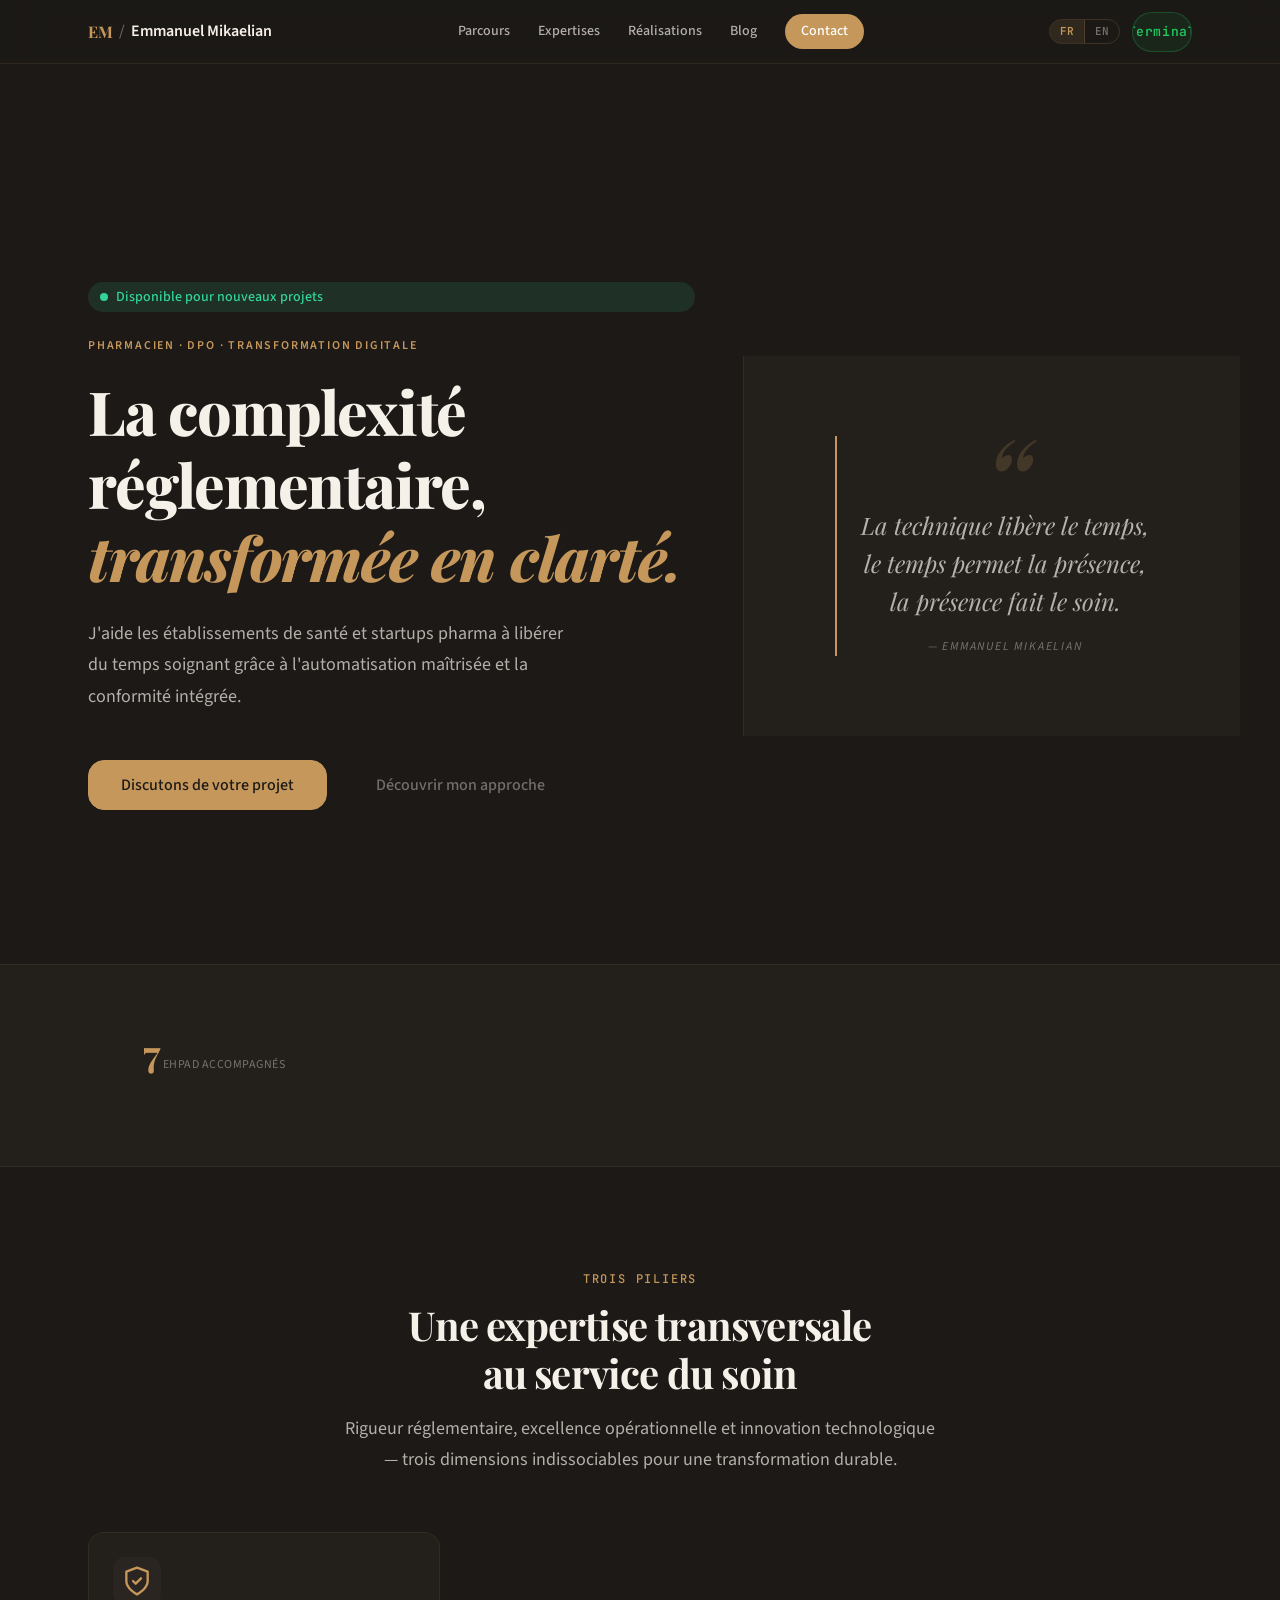
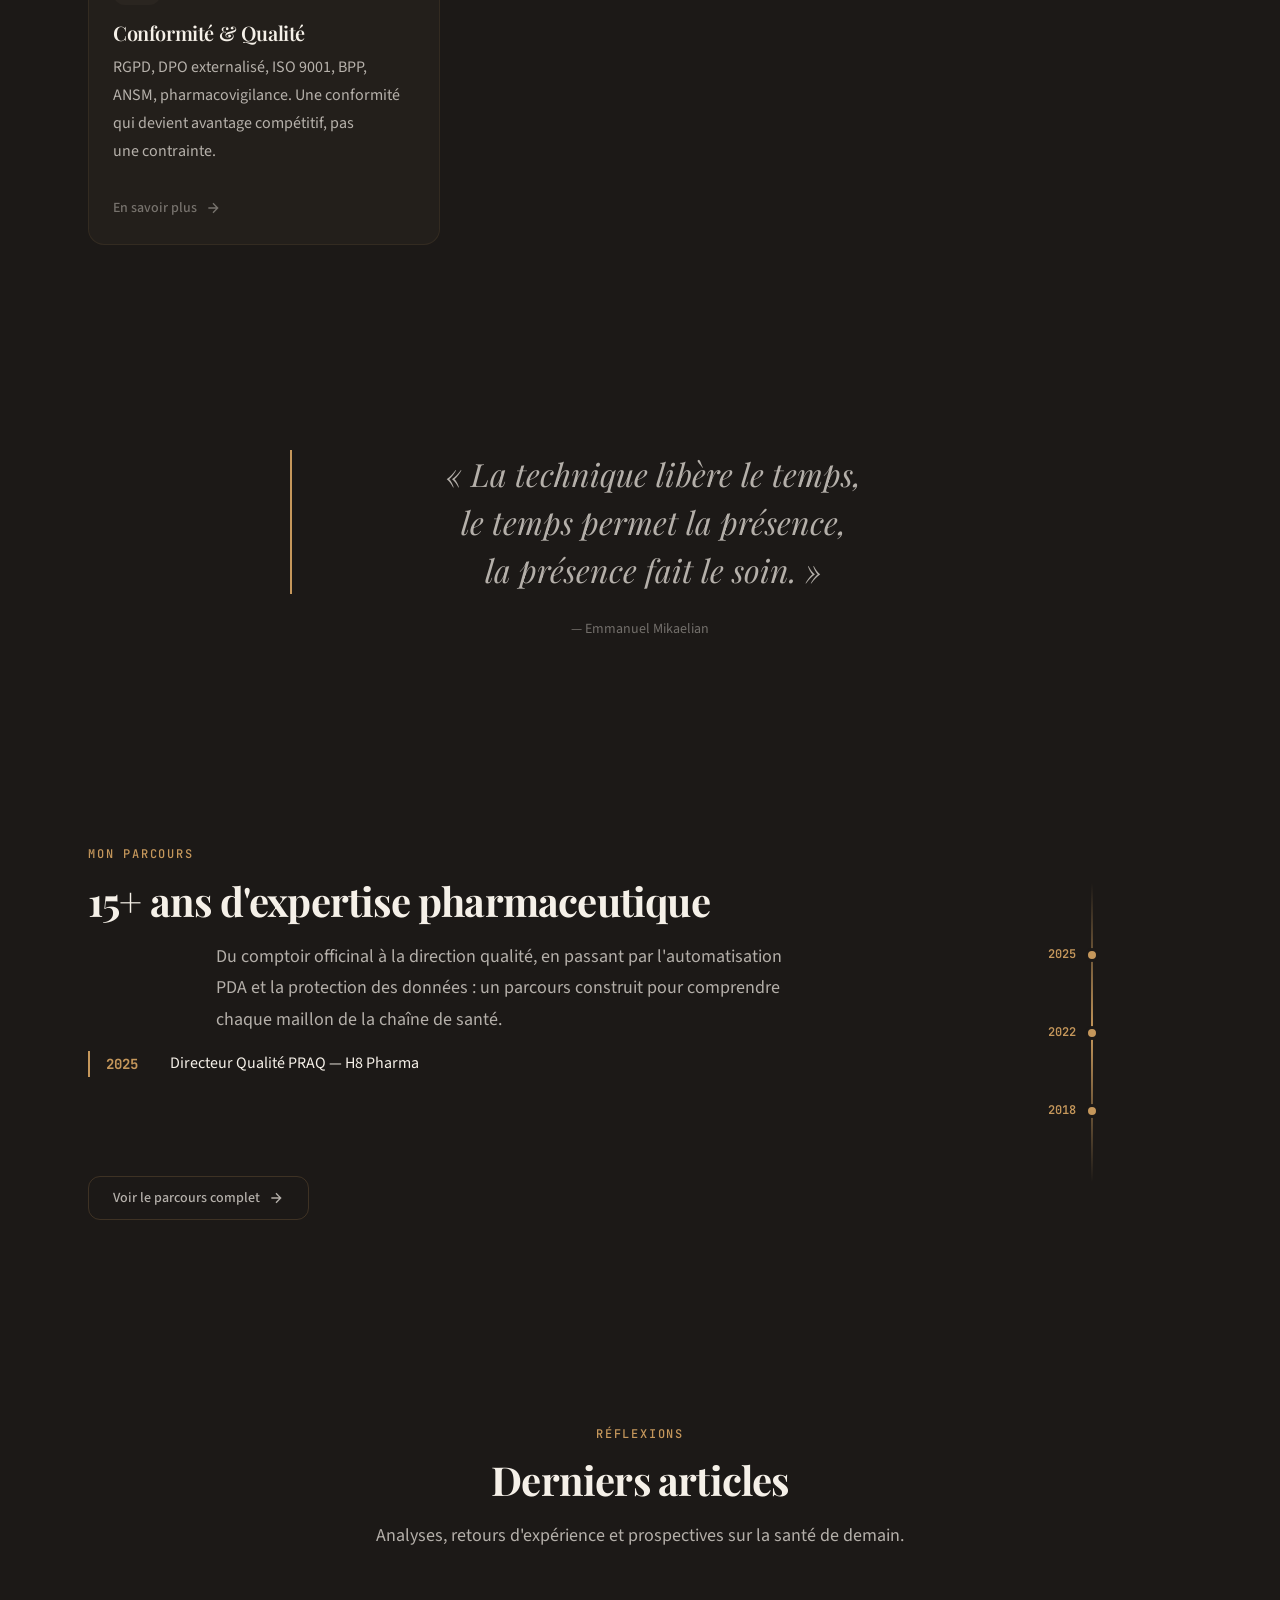
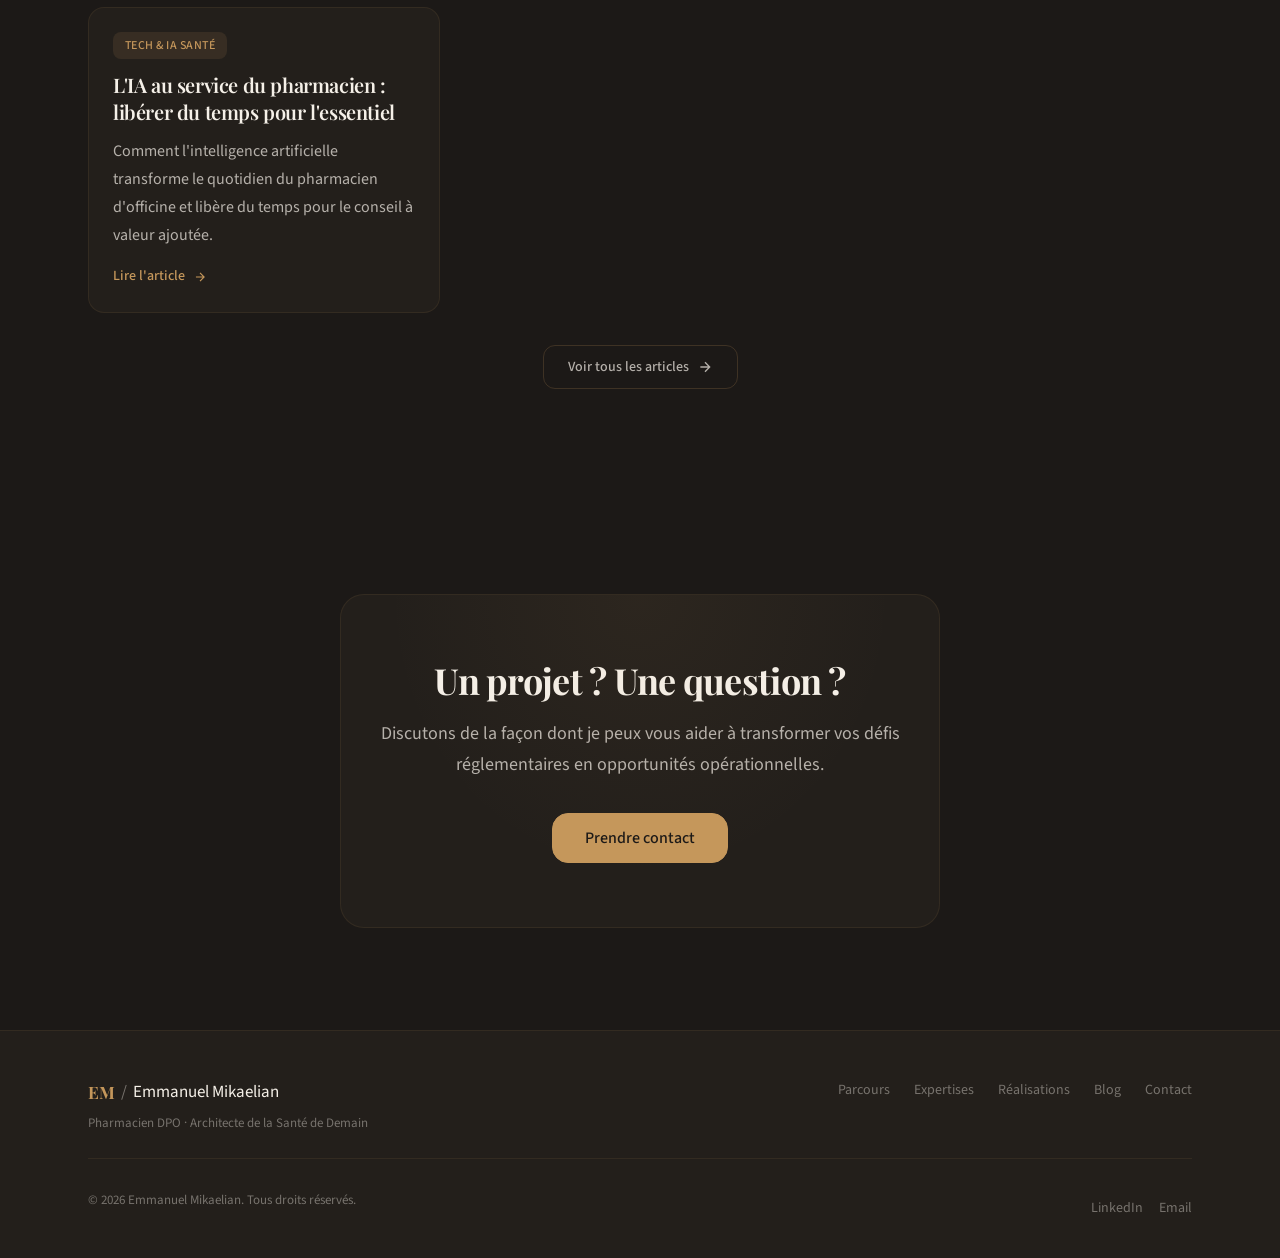
<file: index.html>
<!DOCTYPE html>
<html lang="fr" data-theme="editorial">
<head>
  <meta charset="UTF-8">
  <meta name="viewport" content="width=device-width, initial-scale=1.0">
  <title>Emmanuel Mikaelian — Pharmacien DPO | Architecte de la Santé de Demain</title>
  <meta name="description" content="Pharmacien DPO et PRAQ, j'aide les établissements de santé et startups pharma à libérer du temps soignant grâce à l'automatisation maîtrisée et la conformité intégrée.">

  <!-- Open Graph -->
  <meta property="og:title" content="Emmanuel Mikaelian — Architecte de la Santé de Demain">
  <meta property="og:description" content="Pharmacien DPO spécialisé en conformité RGPD, PDA robotisée et transformation digitale santé.">
  <meta property="og:type" content="website">
  <meta property="og:url" content="https://emmanuel-mikaelian.fr/">
  <meta property="og:image" content="https://emmanuel-mikaelian.fr/assets/images/og-image.svg">
  <meta property="og:locale" content="fr_FR">

  <!-- Twitter Cards -->
  <meta name="twitter:card" content="summary_large_image">
  <meta name="twitter:title" content="Emmanuel Mikaelian — Architecte de la Santé de Demain">
  <meta name="twitter:description" content="Pharmacien DPO spécialisé en conformité RGPD, PDA robotisée et transformation digitale santé.">
  <meta name="twitter:image" content="https://emmanuel-mikaelian.fr/assets/images/og-image.svg">

  <!-- Favicon -->
  <link rel="icon" type="image/svg+xml" href="assets/images/favicon.svg">

  <!-- Fonts -->
  <link rel="preconnect" href="https://fonts.googleapis.com">
  <link rel="preconnect" href="https://fonts.gstatic.com" crossorigin>
  <link href="https://fonts.googleapis.com/css2?family=Playfair+Display:ital,wght@0,400;0,600;0,700;1,400;1,600&family=Source+Sans+3:wght@400;500;600&family=Geist+Mono:wght@400;500;600;700&family=JetBrains+Mono:wght@400;500&display=swap" rel="stylesheet">

  <!-- Styles -->
  <link rel="stylesheet" href="css/reset.css">
  <link rel="stylesheet" href="css/variables.css">
  <link rel="stylesheet" href="css/base.css">
  <link rel="stylesheet" href="css/components.css">
  <link rel="stylesheet" href="css/layout.css">
  <link rel="stylesheet" href="css/pages.css">
</head>
<body data-theme="editorial">

  <!-- Skip Link -->
  <a href="#main-content" class="skip-link">Aller au contenu principal</a>

  <!-- Terminal background layer (filled by JS in terminal mode) -->
  <div id="terminal-bg" aria-hidden="true"></div>

  <!-- ============================================================
       HEADER
  ============================================================ -->
  <header class="header" role="banner">
    <div class="container header__inner">

      <!-- Logo -->
      <a href="index.html" class="header__logo" aria-label="Emmanuel Mikaelian — Accueil">
        <span class="header__logo-mark" aria-hidden="true">EM</span>
        <span class="header__logo-sep" aria-hidden="true">/</span>
        <span class="header__logo-name">Emmanuel Mikaelian</span>
      </a>

      <!-- Navigation principale -->
      <nav class="nav" id="nav-menu" role="navigation" aria-label="Navigation principale">
        <a href="parcours.html" class="nav__link" data-i18n="nav.parcours">Parcours</a>
        <a href="expertises.html" class="nav__link" data-i18n="nav.expertises">Expertises</a>
        <a href="realisations.html" class="nav__link" data-i18n="nav.realisations">Réalisations</a>
        <a href="blog.html" class="nav__link" data-i18n="nav.blog">Blog</a>
        <a href="contact.html" class="nav__link nav__link--cta" data-i18n="nav.contact">Contact</a>
      </nav>

      <!-- Contrôles header -->
      <div class="header__controls">
        <!-- Language Switch -->
        <div class="lang-switch" role="group" aria-label="Changer de langue">
          <button class="lang-switch__btn lang-switch__btn--active" data-lang="fr" type="button" aria-pressed="true">FR</button>
          <button class="lang-switch__btn" data-lang="en" type="button" aria-pressed="false">EN</button>
        </div>

        <!-- Theme Toggle -->
        <button
          id="theme-toggle"
          class="theme-toggle"
          aria-label="Basculer vers le mode terminal"
          aria-pressed="false"
          type="button"
        >
          <span class="theme-toggle__editorial" aria-hidden="true">
            <!-- Sun icon -->
            <svg width="18" height="18" viewBox="0 0 24 24" fill="none" stroke="currentColor" stroke-width="2" stroke-linecap="round" stroke-linejoin="round">
              <circle cx="12" cy="12" r="5"/>
              <line x1="12" y1="1" x2="12" y2="3"/>
              <line x1="12" y1="21" x2="12" y2="23"/>
              <line x1="4.22" y1="4.22" x2="5.64" y2="5.64"/>
              <line x1="18.36" y1="18.36" x2="19.78" y2="19.78"/>
              <line x1="1" y1="12" x2="3" y2="12"/>
              <line x1="21" y1="12" x2="23" y2="12"/>
              <line x1="4.22" y1="19.78" x2="5.64" y2="18.36"/>
              <line x1="18.36" y1="5.64" x2="19.78" y2="4.22"/>
            </svg>
            <span class="theme-toggle__label">Editorial</span>
          </span>
          <span class="theme-toggle__terminal" aria-hidden="true">
            <!-- Moon / terminal icon -->
            <svg width="18" height="18" viewBox="0 0 24 24" fill="none" stroke="currentColor" stroke-width="2" stroke-linecap="round" stroke-linejoin="round">
              <polyline points="4 17 10 11 4 5"/>
              <line x1="12" y1="19" x2="20" y2="19"/>
            </svg>
            <span class="theme-toggle__label">Terminal</span>
          </span>
        </button>

        <!-- Hamburger mobile -->
        <button
          class="hamburger"
          aria-label="Ouvrir le menu"
          aria-expanded="false"
          aria-controls="nav-menu"
          type="button"
        >
          <span class="hamburger__bar"></span>
          <span class="hamburger__bar"></span>
          <span class="hamburger__bar"></span>
        </button>
      </div>

    </div>
  </header>

  <!-- ============================================================
       MAIN
  ============================================================ -->
  <main id="main-content">

    <!-- ========================================================
         HERO — Split layout
    ======================================================== -->
    <section class="hero" aria-labelledby="hero-title">
      <div class="container hero__container">

        <!-- Côté gauche : contenu textuel -->
        <div class="hero__left" data-reveal>

          <!-- Badge disponibilité -->
          <div class="badge badge--available" style="margin-bottom: var(--space-6)">
            <span class="badge__dot" aria-hidden="true"></span>
            <span data-i18n="hero.badge">Disponible pour nouveaux projets</span>
          </div>

          <!-- Eyebrow -->
          <p class="hero__eyebrow" data-i18n="hero.eyebrow">PHARMACIEN · DPO · TRANSFORMATION DIGITALE</p>

          <!-- Titre principal -->
          <h1 id="hero-title" class="hero__title">
            <span data-i18n="hero.title.1">La complexité réglementaire,</span><br>
            <em class="hero__title-em" data-i18n="hero.title.2">transformée en clarté.</em>
          </h1>

          <!-- Description -->
          <p class="hero__description" data-i18n="hero.desc">
            J'aide les établissements de santé et startups pharma à libérer du temps soignant
            grâce à l'automatisation maîtrisée et la conformité intégrée.
          </p>

          <!-- CTAs -->
          <div class="hero__actions">
            <a href="contact.html" class="btn btn--primary btn--lg" data-i18n="hero.cta.1">
              Discutons de votre projet
            </a>
            <a href="expertises.html" class="btn btn--ghost btn--lg" data-i18n="hero.cta.2">
              Découvrir mon approche
            </a>
          </div>

        </div>

        <!-- Côté droit : visuel adaptatif (editorial / terminal via CSS) -->
        <div class="hero__right" aria-hidden="true">

          <!-- Mode éditorial : citation avec lettrine décorative -->
          <div class="hero__editorial-panel">
            <blockquote class="hero__signature-quote">
              <span class="hero__lettrine" aria-hidden="true">&#8220;</span>
              <p>
                La technique libère le temps,<br>
                le temps permet la présence,<br>
                la présence fait le soin.
              </p>
              <footer class="hero__quote-attribution">— Emmanuel Mikaelian</footer>
            </blockquote>
          </div>

          <!-- Mode terminal : fenêtre profil.json (même HTML, CSS-only switch) -->
          <div class="hero__terminal-panel">
            <div class="terminal-window">
              <div class="terminal-window__titlebar">
                <span class="terminal-window__dot terminal-window__dot--red"></span>
                <span class="terminal-window__dot terminal-window__dot--yellow"></span>
                <span class="terminal-window__dot terminal-window__dot--green"></span>
                <span class="terminal-window__filename">profil.json</span>
              </div>
              <div class="terminal-window__body">
                <pre class="terminal-window__code"><code>{
  <span class="tok-key">"nom"</span>: <span class="tok-str">"Emmanuel Mikaelian"</span>,
  <span class="tok-key">"titre"</span>: <span class="tok-str">"Pharmacien · DPO · PRAQ"</span>,
  <span class="tok-key">"statut"</span>: <span class="tok-str">"disponible"</span>,
  <span class="tok-key">"expertise"</span>: [
    <span class="tok-str">"Conformité &amp; RGPD"</span>,
    <span class="tok-str">"PDA automatisée"</span>,
    <span class="tok-str">"IA Santé"</span>
  ],
  <span class="tok-key">"ehpad"</span>: <span class="tok-num">9</span>,
  <span class="tok-key">"surface_m2"</span>: <span class="tok-num">2500</span>,
  <span class="tok-key">"certification"</span>: <span class="tok-str">"ISO 9001"</span>,
  <span class="tok-key">"contact"</span>: <span class="tok-str">"emmanuel@h8pharma.fr"</span>
}</code></pre>
                <span class="terminal-window__cursor" aria-hidden="true"></span>
              </div>
            </div>
          </div>

        </div>
      </div>
    </section>

    <!-- ========================================================
         STATS
    ======================================================== -->
    <section class="stats-section" aria-labelledby="stats-heading">
      <div class="container">
        <h2 id="stats-heading" class="sr-only">Chiffres clés</h2>
        <div class="stats-grid">

          <div class="stat" data-reveal data-reveal-delay="0">
            <span class="stat__value">9</span>
            <span class="stat__label" data-i18n="stat.ehpad">EHPAD accompagnés</span>
          </div>

          <a href="realisations.html" class="stat stat--link" data-reveal data-reveal-delay="100">
            <span class="stat__value">2&nbsp;500&nbsp;m²</span>
            <span class="stat__label" data-i18n="stat.pure">PURE — Pharma78</span>
          </a>

          <div class="stat" data-reveal data-reveal-delay="200">
            <span class="stat__value">+7,7&nbsp;%</span>
            <span class="stat__label" data-i18n="stat.croissance">Croissance 2025</span>
          </div>

          <div class="stat" data-reveal data-reveal-delay="300">
            <span class="stat__value">ISO&nbsp;9001</span>
            <span class="stat__label" data-i18n="stat.iso">En cours de certification</span>
          </div>

        </div>
      </div>
    </section>

    <!-- ========================================================
         EXPERTISES
    ======================================================== -->
    <section id="expertises" class="section" aria-labelledby="expertises-title">
      <div class="container">

        <header class="section__header" data-reveal>
          <p class="section__eyebrow" data-i18n="exp.eyebrow">Trois piliers</p>
          <h2 id="expertises-title" class="section__title" data-i18n="exp.title">
            Une expertise transversale au service du soin
          </h2>
          <p class="section__description" data-i18n="exp.desc">
            Rigueur réglementaire, excellence opérationnelle et innovation technologique —
            trois dimensions indissociables pour une transformation durable.
          </p>
        </header>

        <div class="cards-grid">

          <!-- Card 1 : Conformité & Qualité -->
          <article class="card" data-reveal data-reveal-delay="0">
            <div class="card__icon" aria-hidden="true">
              <svg width="32" height="32" viewBox="0 0 24 24" fill="none" stroke="currentColor" stroke-width="1.75" stroke-linecap="round" stroke-linejoin="round">
                <path d="M12 22s8-4 8-10V5l-8-3-8 3v7c0 6 8 10 8 10z"/>
                <path d="M9 12l2 2 4-4"/>
              </svg>
            </div>
            <h3 class="card__title" data-i18n="card.conformite">Conformité &amp; Qualité</h3>
            <p class="card__text" data-i18n="card.conformite.t">
              RGPD, DPO externalisé, ISO 9001, BPP, ANSM, pharmacovigilance.
              Une conformité qui devient avantage compétitif, pas une contrainte.
            </p>
            <a href="expertises.html#conformite" class="card__link" aria-label="En savoir plus sur Conformité et Qualité">
              En savoir plus
              <svg width="16" height="16" viewBox="0 0 24 24" fill="none" stroke="currentColor" stroke-width="2" aria-hidden="true">
                <path d="M5 12h14M12 5l7 7-7 7"/>
              </svg>
            </a>
          </article>

          <!-- Card 2 : PDA & Automatisation -->
          <article class="card" data-reveal data-reveal-delay="100">
            <div class="card__icon" aria-hidden="true">
              <svg width="32" height="32" viewBox="0 0 24 24" fill="none" stroke="currentColor" stroke-width="1.75" stroke-linecap="round" stroke-linejoin="round">
                <rect x="2" y="3" width="20" height="14" rx="2" ry="2"/>
                <line x1="8" y1="21" x2="16" y2="21"/>
                <line x1="12" y1="17" x2="12" y2="21"/>
                <path d="M7 9h.01M12 9h.01M17 9h.01"/>
              </svg>
            </div>
            <h3 class="card__title" data-i18n="card.pda">PDA &amp; Automatisation</h3>
            <p class="card__text" data-i18n="card.pda.t">
              Pilotage automates PDA, intégration LGO/SSI, traçabilité end-to-end,
              services EHPAD. L'automatisation au service du soin et de la sécurité.
            </p>
            <a href="expertises.html#pda" class="card__link" aria-label="En savoir plus sur PDA et Automatisation">
              En savoir plus
              <svg width="16" height="16" viewBox="0 0 24 24" fill="none" stroke="currentColor" stroke-width="2" aria-hidden="true">
                <path d="M5 12h14M12 5l7 7-7 7"/>
              </svg>
            </a>
          </article>

          <!-- Card 3 : Tech & IA Santé -->
          <article class="card" data-reveal data-reveal-delay="200">
            <div class="card__icon" aria-hidden="true">
              <svg width="32" height="32" viewBox="0 0 24 24" fill="none" stroke="currentColor" stroke-width="1.75" stroke-linecap="round" stroke-linejoin="round">
                <polyline points="16 18 22 12 16 6"/>
                <polyline points="8 6 2 12 8 18"/>
                <line x1="12" y1="2" x2="12" y2="22" opacity=".4"/>
              </svg>
            </div>
            <h3 class="card__title" data-i18n="card.tech">Tech &amp; IA Santé</h3>
            <p class="card__text" data-i18n="card.tech.t">
              Workflows IA documentaires, développement outils internes,
              architecture SI santé, prompt engineering. La tech qui libère du temps soignant.
            </p>
            <a href="expertises.html#tech" class="card__link" aria-label="En savoir plus sur Tech et IA Santé">
              En savoir plus
              <svg width="16" height="16" viewBox="0 0 24 24" fill="none" stroke="currentColor" stroke-width="2" aria-hidden="true">
                <path d="M5 12h14M12 5l7 7-7 7"/>
              </svg>
            </a>
          </article>

        </div>
      </div>
    </section>

    <!-- ========================================================
         CITATION
    ======================================================== -->
    <section class="quote-section" aria-labelledby="quote-heading">
      <div class="container">
        <h2 id="quote-heading" class="sr-only">Citation signature</h2>
        <figure class="quote" data-reveal>
          <blockquote class="quote__text">
            <p>
              «&nbsp;La technique libère le temps,<br>
              le temps permet la présence,<br>
              la présence fait le soin.&nbsp;»
            </p>
          </blockquote>
          <figcaption class="quote__attribution">— Emmanuel Mikaelian</figcaption>
        </figure>
      </div>
    </section>

    <!-- ========================================================
         PARCOURS TEASER
    ======================================================== -->
    <section class="section parcours-teaser" aria-labelledby="parcours-teaser-title">
      <div class="container">
        <div class="parcours-teaser__grid">

          <div class="parcours-teaser__content" data-reveal>
            <p class="section__eyebrow">Mon parcours</p>
            <h2 id="parcours-teaser-title" class="section__title">
              15+ ans d'expertise pharmaceutique
            </h2>
            <p class="section__description">
              Du comptoir officinal à la direction qualité, en passant par l'automatisation PDA
              et la protection des données : un parcours construit pour comprendre chaque maillon
              de la chaîne de santé.
            </p>

            <div class="parcours-teaser__highlights">

              <div class="parcours-teaser__highlight" data-reveal data-reveal-delay="0">
                <span class="parcours-teaser__year">2025</span>
                <span class="parcours-teaser__role">Directeur Qualité PRAQ — H8 Pharma</span>
              </div>

              <div class="parcours-teaser__highlight" data-reveal data-reveal-delay="100">
                <span class="parcours-teaser__year">2022</span>
                <span class="parcours-teaser__role">DPO Certifié — Conformité RGPD</span>
              </div>

              <div class="parcours-teaser__highlight" data-reveal data-reveal-delay="200">
                <span class="parcours-teaser__year">2018</span>
                <span class="parcours-teaser__role">Lancement PDA automatisée — 9 EHPAD</span>
              </div>

            </div>

            <a href="parcours.html" class="btn btn--secondary">
              Voir le parcours complet
              <svg width="16" height="16" viewBox="0 0 24 24" fill="none" stroke="currentColor" stroke-width="2" aria-hidden="true">
                <path d="M5 12h14M12 5l7 7-7 7"/>
              </svg>
            </a>
          </div>

          <div class="parcours-teaser__visual" aria-hidden="true">
            <div class="parcours-teaser__timeline-line"></div>
            <div class="parcours-teaser__node parcours-teaser__node--1">
              <span class="parcours-teaser__node-year">2025</span>
            </div>
            <div class="parcours-teaser__node parcours-teaser__node--2">
              <span class="parcours-teaser__node-year">2022</span>
            </div>
            <div class="parcours-teaser__node parcours-teaser__node--3">
              <span class="parcours-teaser__node-year">2018</span>
            </div>
          </div>

        </div>
      </div>
    </section>

    <!-- ========================================================
         BLOG PREVIEW
    ======================================================== -->
    <section class="section blog-preview" aria-labelledby="blog-preview-title">
      <div class="container">

        <header class="section__header" data-reveal>
          <p class="section__eyebrow">Réflexions</p>
          <h2 id="blog-preview-title" class="section__title">Derniers articles</h2>
          <p class="section__description">
            Analyses, retours d'expérience et prospectives sur la santé de demain.
          </p>
        </header>

        <div class="blog-preview__grid">

          <a href="blog/ia-pharmacien-liberer-temps.html" class="blog-card" data-reveal data-reveal-delay="0">
            <div class="blog-card__meta">
              <span class="tag tag--accent">Tech &amp; IA Santé</span>
            </div>
            <h3 class="blog-card__title">
              L'IA au service du pharmacien : libérer du temps pour l'essentiel
            </h3>
            <p class="blog-card__excerpt">
              Comment l'intelligence artificielle transforme le quotidien du pharmacien
              d'officine et libère du temps pour le conseil à valeur ajoutée.
            </p>
            <span class="blog-card__link" aria-hidden="true">
              Lire l'article
              <svg width="14" height="14" viewBox="0 0 24 24" fill="none" stroke="currentColor" stroke-width="2">
                <path d="M5 12h14M12 5l7 7-7 7"/>
              </svg>
            </span>
          </a>

          <a href="blog/pda-robotisee-retour-experience.html" class="blog-card" data-reveal data-reveal-delay="100">
            <div class="blog-card__meta">
              <span class="tag">PDA &amp; Automatisation</span>
            </div>
            <h3 class="blog-card__title">
              PDA robotisée : retour d'expérience après deux ans
            </h3>
            <p class="blog-card__excerpt">
              Retour d'expérience concret sur la mise en place d'une PDA robotisée
              pour 9 EHPAD — bénéfices, obstacles et enseignements.
            </p>
            <span class="blog-card__link" aria-hidden="true">
              Lire l'article
              <svg width="14" height="14" viewBox="0 0 24 24" fill="none" stroke="currentColor" stroke-width="2">
                <path d="M5 12h14M12 5l7 7-7 7"/>
              </svg>
            </span>
          </a>

          <a href="blog/rgpd-pharmacie-5-erreurs.html" class="blog-card" data-reveal data-reveal-delay="200">
            <div class="blog-card__meta">
              <span class="tag">Conformité &amp; Qualité</span>
            </div>
            <h3 class="blog-card__title">
              RGPD en pharmacie : les 5 erreurs à éviter absolument
            </h3>
            <p class="blog-card__excerpt">
              Les erreurs RGPD les plus courantes en officine et établissements de santé,
              et comment les corriger avant un contrôle CNIL.
            </p>
            <span class="blog-card__link" aria-hidden="true">
              Lire l'article
              <svg width="14" height="14" viewBox="0 0 24 24" fill="none" stroke="currentColor" stroke-width="2">
                <path d="M5 12h14M12 5l7 7-7 7"/>
              </svg>
            </span>
          </a>

        </div>

        <div class="blog-preview__footer" data-reveal>
          <a href="blog.html" class="btn btn--secondary">
            Voir tous les articles
            <svg width="16" height="16" viewBox="0 0 24 24" fill="none" stroke="currentColor" stroke-width="2" aria-hidden="true">
              <path d="M5 12h14M12 5l7 7-7 7"/>
            </svg>
          </a>
        </div>

      </div>
    </section>

    <!-- ========================================================
         CTA FINAL
    ======================================================== -->
    <section class="cta-section" aria-labelledby="cta-title">
      <div class="container">
        <div class="cta-box" data-reveal>
          <h2 id="cta-title" class="cta-box__title" data-i18n="cta.title">Un projet ? Une question ?</h2>
          <p class="cta-box__text" data-i18n="cta.text">
            Discutons de la façon dont je peux vous aider à transformer vos défis
            réglementaires en opportunités opérationnelles.
          </p>
          <a href="contact.html" class="btn btn--primary btn--lg" data-i18n="cta.btn">
            Prendre contact
          </a>
        </div>
      </div>
    </section>

  </main>

  <!-- ============================================================
       FOOTER
  ============================================================ -->
  <footer class="footer" role="contentinfo">
    <div class="container footer__inner">

      <div class="footer__top">
        <div class="footer__brand">
          <span class="footer__logo">
            <span class="footer__logo-mark">EM</span>
            <span class="footer__logo-sep">/</span>
            Emmanuel Mikaelian
          </span>
          <p class="footer__tagline" data-i18n="footer.tagline">Pharmacien DPO · Architecte de la Santé de Demain</p>
        </div>

        <nav class="footer__nav" aria-label="Navigation pied de page">
          <a href="parcours.html" class="footer__nav-link">Parcours</a>
          <a href="expertises.html" class="footer__nav-link">Expertises</a>
          <a href="realisations.html" class="footer__nav-link">Réalisations</a>
          <a href="blog.html" class="footer__nav-link">Blog</a>
          <a href="contact.html" class="footer__nav-link">Contact</a>
        </nav>
      </div>

      <div class="footer__bottom">
        <p class="footer__copyright">
          <span data-i18n="footer.copy">&copy; 2026 Emmanuel Mikaelian. Tous droits réservés.</span>
        </p>
        <div class="footer__social">
          <a
            href="https://linkedin.com/in/emmanuel-mikaelian"
            class="footer__social-link"
            target="_blank"
            rel="noopener noreferrer"
            aria-label="Profil LinkedIn d'Emmanuel Mikaelian"
          >LinkedIn</a>
          <a
            href="mailto:emmanuel@h8pharma.fr"
            class="footer__social-link"
            aria-label="Envoyer un email à Emmanuel Mikaelian"
          >Email</a>
        </div>
      </div>

    </div>
  </footer>

  <!-- Scripts -->
  <script src="js/main.js" defer></script>

</body>
</html>
</file>
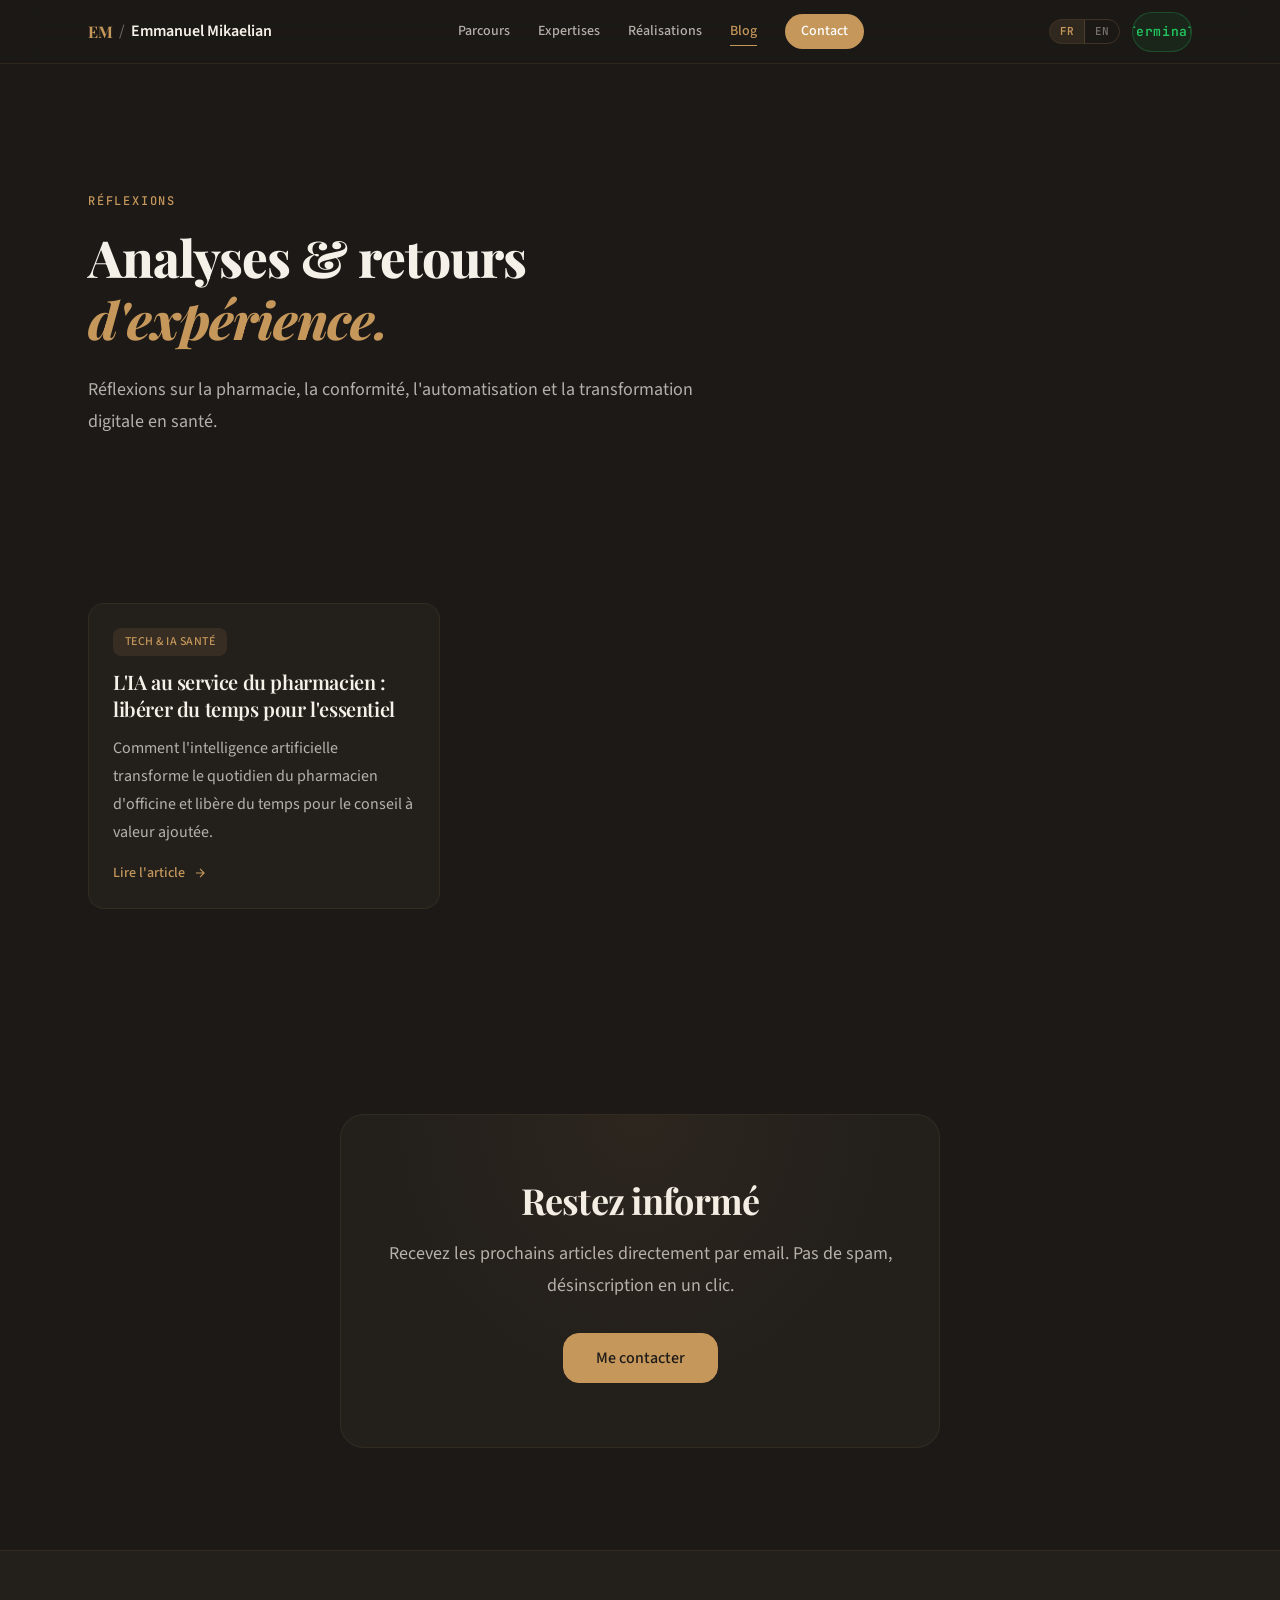
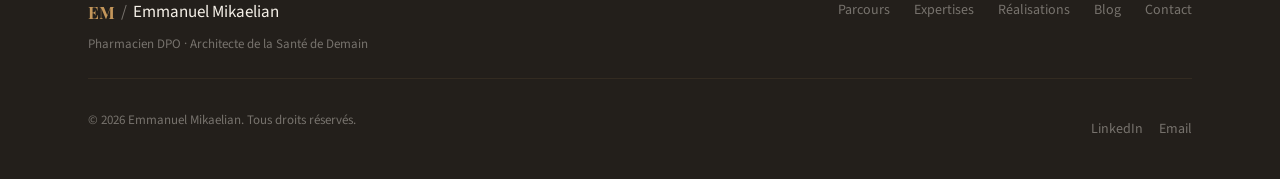
<file: blog.html>
<!DOCTYPE html>
<html lang="fr" data-theme="editorial">
<head>
  <meta charset="UTF-8">
  <meta name="viewport" content="width=device-width, initial-scale=1.0">
  <title>Blog — Emmanuel Mikaelian</title>
  <meta name="description" content="Articles sur la pharmacie, le RGPD, l'automatisation PDA et l'intelligence artificielle en santé. Réflexions d'un pharmacien DPO sur la transformation digitale.">

  <!-- Open Graph -->
  <meta property="og:type" content="website">
  <meta property="og:url" content="https://emmanuel-mikaelian.fr/blog.html">
  <meta property="og:title" content="Blog — Emmanuel Mikaelian">
  <meta property="og:description" content="Articles sur la pharmacie, le RGPD, l'automatisation PDA et l'IA en santé.">
  <meta property="og:image" content="https://emmanuel-mikaelian.fr/assets/images/og-image.svg">
  <meta property="og:locale" content="fr_FR">

  <!-- Twitter Cards -->
  <meta name="twitter:card" content="summary_large_image">
  <meta name="twitter:title" content="Blog — Emmanuel Mikaelian">
  <meta name="twitter:description" content="Articles sur la pharmacie, le RGPD, l'automatisation PDA et l'IA en santé.">
  <meta name="twitter:image" content="https://emmanuel-mikaelian.fr/assets/images/og-image.svg">

  <!-- Favicon -->
  <link rel="icon" type="image/svg+xml" href="assets/images/favicon.svg">

  <!-- Fonts -->
  <link rel="preconnect" href="https://fonts.googleapis.com">
  <link rel="preconnect" href="https://fonts.gstatic.com" crossorigin>
  <link href="https://fonts.googleapis.com/css2?family=Playfair+Display:ital,wght@0,400;0,600;0,700;1,400;1,600&family=Source+Sans+3:wght@400;500;600&family=Geist+Mono:wght@400;500;600;700&family=JetBrains+Mono:wght@400;500&display=swap" rel="stylesheet">

  <!-- Styles -->
  <link rel="stylesheet" href="css/reset.css">
  <link rel="stylesheet" href="css/variables.css">
  <link rel="stylesheet" href="css/base.css">
  <link rel="stylesheet" href="css/components.css">
  <link rel="stylesheet" href="css/layout.css">
  <link rel="stylesheet" href="css/pages.css">
</head>
<body data-theme="editorial">

  <!-- Skip Link -->
  <a href="#main-content" class="skip-link">Aller au contenu principal</a>

  <!-- Terminal background layer -->
  <div id="terminal-bg" aria-hidden="true"></div>

  <!-- Header -->
  <header class="header" role="banner">
    <div class="container header__inner">
      <a href="index.html" class="header__logo" aria-label="Emmanuel Mikaelian — Accueil">
        <span class="header__logo-mark" aria-hidden="true">EM</span>
        <span class="header__logo-sep" aria-hidden="true">/</span>
        <span class="header__logo-name">Emmanuel Mikaelian</span>
      </a>

      <nav class="nav" id="nav-menu" role="navigation" aria-label="Navigation principale">
        <a href="parcours.html" class="nav__link" data-i18n="nav.parcours">Parcours</a>
        <a href="expertises.html" class="nav__link" data-i18n="nav.expertises">Expertises</a>
        <a href="realisations.html" class="nav__link" data-i18n="nav.realisations">Réalisations</a>
        <a href="blog.html" class="nav__link nav__link--active" aria-current="page" data-i18n="nav.blog">Blog</a>
        <a href="contact.html" class="nav__link nav__link--cta" data-i18n="nav.contact">Contact</a>
      </nav>

      <div class="header__controls">
        <div class="lang-switch" role="group" aria-label="Changer de langue">
          <button class="lang-switch__btn lang-switch__btn--active" data-lang="fr" type="button" aria-pressed="true">FR</button>
          <button class="lang-switch__btn" data-lang="en" type="button" aria-pressed="false">EN</button>
        </div>
        <button id="theme-toggle" class="theme-toggle" aria-label="Basculer vers le mode terminal" aria-pressed="false" type="button">
          <span class="theme-toggle__editorial" aria-hidden="true">
            <svg width="18" height="18" viewBox="0 0 24 24" fill="none" stroke="currentColor" stroke-width="2" stroke-linecap="round" stroke-linejoin="round">
              <circle cx="12" cy="12" r="5"/><line x1="12" y1="1" x2="12" y2="3"/><line x1="12" y1="21" x2="12" y2="23"/><line x1="4.22" y1="4.22" x2="5.64" y2="5.64"/><line x1="18.36" y1="18.36" x2="19.78" y2="19.78"/><line x1="1" y1="12" x2="3" y2="12"/><line x1="21" y1="12" x2="23" y2="12"/><line x1="4.22" y1="19.78" x2="5.64" y2="18.36"/><line x1="18.36" y1="5.64" x2="19.78" y2="4.22"/>
            </svg>
            <span class="theme-toggle__label">Editorial</span>
          </span>
          <span class="theme-toggle__terminal" aria-hidden="true">
            <svg width="18" height="18" viewBox="0 0 24 24" fill="none" stroke="currentColor" stroke-width="2" stroke-linecap="round" stroke-linejoin="round">
              <polyline points="4 17 10 11 4 5"/><line x1="12" y1="19" x2="20" y2="19"/>
            </svg>
            <span class="theme-toggle__label">Terminal</span>
          </span>
        </button>

        <button class="hamburger" aria-label="Ouvrir le menu" aria-expanded="false" aria-controls="nav-menu" type="button">
          <span class="hamburger__bar"></span>
          <span class="hamburger__bar"></span>
          <span class="hamburger__bar"></span>
        </button>
      </div>
    </div>
  </header>

  <!-- Main Content -->
  <main id="main-content">

    <!-- Hero -->
    <section class="hero hero--page" aria-labelledby="page-title">
      <div class="container">
        <p class="section__eyebrow" data-i18n="b.eyebrow">Réflexions</p>
        <h1 id="page-title" class="hero__title">
          <span data-i18n="b.title.1">Analyses & retours</span><br>
          <em class="hero__title-em" data-i18n="b.title.2">d'expérience.</em>
        </h1>
        <p class="hero__description" data-i18n="b.desc">
          Réflexions sur la pharmacie, la conformité, l'automatisation et la transformation digitale en santé.
        </p>
      </div>
    </section>

    <!-- Articles Grid -->
    <section class="section blog-preview">
      <div class="container">
        <div class="blog-preview__grid">

          <a href="blog/ia-pharmacien-liberer-temps.html" class="blog-card" data-reveal data-reveal-delay="0">
            <div class="blog-card__meta">
              <span class="tag tag--accent">Tech & IA Santé</span>
            </div>
            <h2 class="blog-card__title" data-i18n="blog.art1.title">
              L'IA au service du pharmacien : libérer du temps pour l'essentiel
            </h2>
            <p class="blog-card__excerpt" data-i18n="blog.art1.excerpt">
              Comment l'intelligence artificielle transforme le quotidien du pharmacien
              d'officine et libère du temps pour le conseil à valeur ajoutée.
            </p>
            <span class="blog-card__link" aria-hidden="true">
              <span data-i18n="blog.read">Lire l'article</span>
              <svg width="14" height="14" viewBox="0 0 24 24" fill="none" stroke="currentColor" stroke-width="2">
                <path d="M5 12h14M12 5l7 7-7 7"/>
              </svg>
            </span>
          </a>

          <a href="blog/pda-robotisee-retour-experience.html" class="blog-card" data-reveal data-reveal-delay="100">
            <div class="blog-card__meta">
              <span class="tag">PDA & Automatisation</span>
            </div>
            <h2 class="blog-card__title" data-i18n="blog.art2.title">
              PDA robotisée : retour d'expérience après deux ans
            </h2>
            <p class="blog-card__excerpt" data-i18n="blog.art2.excerpt">
              Retour d'expérience concret sur la mise en place d'une PDA robotisée
              pour 9 EHPAD — bénéfices, obstacles et enseignements.
            </p>
            <span class="blog-card__link" aria-hidden="true">
              <span data-i18n="blog.read">Lire l'article</span>
              <svg width="14" height="14" viewBox="0 0 24 24" fill="none" stroke="currentColor" stroke-width="2">
                <path d="M5 12h14M12 5l7 7-7 7"/>
              </svg>
            </span>
          </a>

          <a href="blog/rgpd-pharmacie-5-erreurs.html" class="blog-card" data-reveal data-reveal-delay="200">
            <div class="blog-card__meta">
              <span class="tag">Conformité & Qualité</span>
            </div>
            <h2 class="blog-card__title" data-i18n="blog.art3.title">
              RGPD en pharmacie : les 5 erreurs à éviter absolument
            </h2>
            <p class="blog-card__excerpt" data-i18n="blog.art3.excerpt">
              Les erreurs RGPD les plus courantes en officine et établissements de santé,
              et comment les corriger avant un contrôle CNIL.
            </p>
            <span class="blog-card__link" aria-hidden="true">
              <span data-i18n="blog.read">Lire l'article</span>
              <svg width="14" height="14" viewBox="0 0 24 24" fill="none" stroke="currentColor" stroke-width="2">
                <path d="M5 12h14M12 5l7 7-7 7"/>
              </svg>
            </span>
          </a>

        </div>
      </div>
    </section>

    <!-- CTA -->
    <section class="cta-section" aria-labelledby="cta-title">
      <div class="container">
        <div class="cta-box" data-reveal>
          <h2 id="cta-title" class="cta-box__title" data-i18n="b.cta.title">Restez informé</h2>
          <p class="cta-box__text" data-i18n="b.cta.text">Recevez les prochains articles directement par email. Pas de spam, désinscription en un clic.</p>
          <a href="contact.html" class="btn btn--primary btn--lg" data-i18n="b.cta.btn">Me contacter</a>
        </div>
      </div>
    </section>

  </main>

  <!-- Footer -->
  <footer class="footer" role="contentinfo">
    <div class="container footer__inner">
      <div class="footer__top">
        <div class="footer__brand">
          <span class="footer__logo">
            <span class="footer__logo-mark">EM</span>
            <span class="footer__logo-sep">/</span>
            Emmanuel Mikaelian
          </span>
          <p class="footer__tagline" data-i18n="footer.tagline">Pharmacien DPO · Architecte de la Santé de Demain</p>
        </div>
        <nav class="footer__nav" aria-label="Navigation pied de page">
          <a href="parcours.html" class="footer__nav-link" data-i18n="nav.parcours">Parcours</a>
          <a href="expertises.html" class="footer__nav-link" data-i18n="nav.expertises">Expertises</a>
          <a href="realisations.html" class="footer__nav-link" data-i18n="nav.realisations">Réalisations</a>
          <a href="blog.html" class="footer__nav-link" data-i18n="nav.blog">Blog</a>
          <a href="contact.html" class="footer__nav-link" data-i18n="nav.contact">Contact</a>
        </nav>
      </div>
      <div class="footer__bottom">
        <p class="footer__copyright"><span data-i18n="footer.copy">&copy; 2026 Emmanuel Mikaelian. Tous droits réservés.</span></p>
        <div class="footer__social">
          <a href="https://linkedin.com/in/emmanuel-mikaelian" class="footer__social-link" target="_blank" rel="noopener noreferrer" aria-label="Profil LinkedIn">LinkedIn</a>
          <a href="mailto:emmanuel@h8pharma.fr" class="footer__social-link" aria-label="Envoyer un email">Email</a>
        </div>
      </div>
    </div>
  </footer>

  <!-- Scripts -->
  <script src="js/main.js" defer></script>

</body>
</html>
</file>
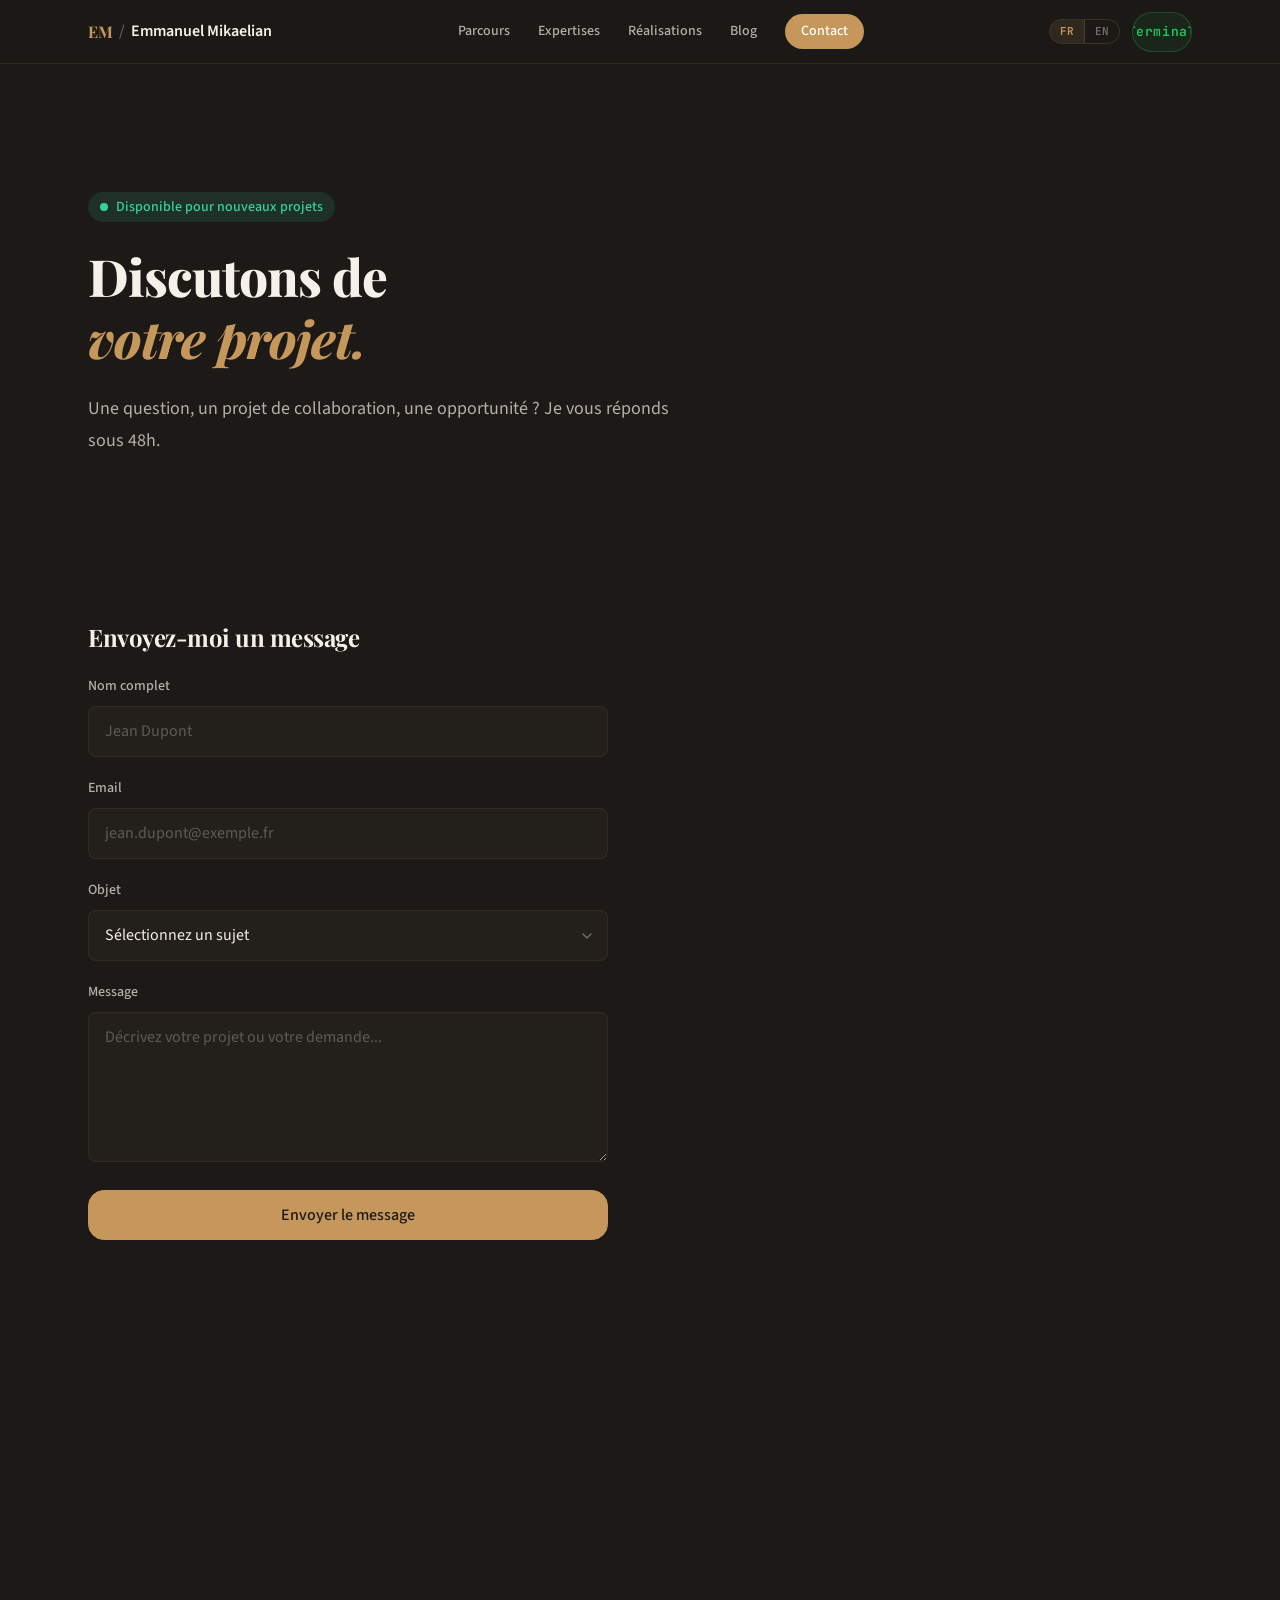
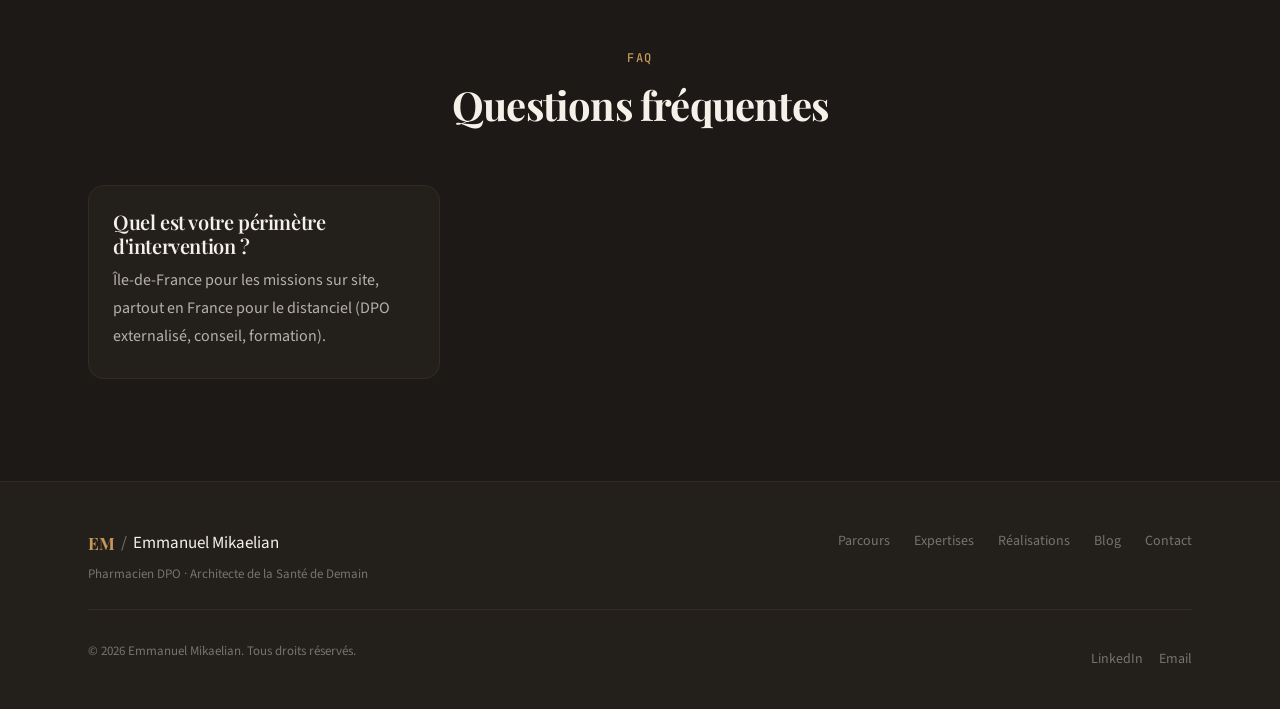
<file: contact.html>
<!DOCTYPE html>
<html lang="fr" data-theme="editorial">
<head>
  <meta charset="UTF-8">
  <meta name="viewport" content="width=device-width, initial-scale=1.0">
  <title>Contact — Emmanuel Mikaelian</title>
  <meta name="description" content="Contactez Emmanuel Mikaelian pour vos projets de conformité RGPD, automatisation PDA ou transformation digitale en pharmacie et établissements de santé.">

  <!-- Open Graph -->
  <meta property="og:type" content="website">
  <meta property="og:url" content="https://emmanuel-mikaelian.fr/contact.html">
  <meta property="og:title" content="Contact — Emmanuel Mikaelian">
  <meta property="og:description" content="Discutons de votre projet de transformation digitale en santé.">
  <meta property="og:image" content="https://emmanuel-mikaelian.fr/assets/images/og-image.svg">
  <meta property="og:locale" content="fr_FR">

  <!-- Twitter Cards -->
  <meta name="twitter:card" content="summary_large_image">
  <meta name="twitter:title" content="Contact — Emmanuel Mikaelian">
  <meta name="twitter:description" content="Discutons de votre projet de transformation digitale en santé.">
  <meta name="twitter:image" content="https://emmanuel-mikaelian.fr/assets/images/og-image.svg">

  <!-- Favicon -->
  <link rel="icon" type="image/svg+xml" href="assets/images/favicon.svg">

  <!-- Fonts -->
  <link rel="preconnect" href="https://fonts.googleapis.com">
  <link rel="preconnect" href="https://fonts.gstatic.com" crossorigin>
  <link href="https://fonts.googleapis.com/css2?family=Playfair+Display:ital,wght@0,400;0,600;0,700;1,400;1,600&family=Source+Sans+3:wght@400;500;600&family=Geist+Mono:wght@400;500;600;700&family=JetBrains+Mono:wght@400;500&display=swap" rel="stylesheet">

  <!-- Styles -->
  <link rel="stylesheet" href="css/reset.css">
  <link rel="stylesheet" href="css/variables.css">
  <link rel="stylesheet" href="css/base.css">
  <link rel="stylesheet" href="css/components.css">
  <link rel="stylesheet" href="css/layout.css">
  <link rel="stylesheet" href="css/pages.css">
</head>
<body data-theme="editorial">

  <!-- Skip Link -->
  <a href="#main-content" class="skip-link">Aller au contenu principal</a>

  <!-- Terminal background layer -->
  <div id="terminal-bg" aria-hidden="true"></div>

  <!-- Header -->
  <header class="header" role="banner">
    <div class="container header__inner">
      <a href="index.html" class="header__logo" aria-label="Emmanuel Mikaelian — Accueil">
        <span class="header__logo-mark" aria-hidden="true">EM</span>
        <span class="header__logo-sep" aria-hidden="true">/</span>
        <span class="header__logo-name">Emmanuel Mikaelian</span>
      </a>

      <nav class="nav" id="nav-menu" role="navigation" aria-label="Navigation principale">
        <a href="parcours.html" class="nav__link" data-i18n="nav.parcours">Parcours</a>
        <a href="expertises.html" class="nav__link" data-i18n="nav.expertises">Expertises</a>
        <a href="realisations.html" class="nav__link" data-i18n="nav.realisations">Réalisations</a>
        <a href="blog.html" class="nav__link" data-i18n="nav.blog">Blog</a>
        <a href="contact.html" class="nav__link nav__link--cta nav__link--active" aria-current="page" data-i18n="nav.contact">Contact</a>
      </nav>

      <div class="header__controls">
        <div class="lang-switch" role="group" aria-label="Changer de langue">
          <button class="lang-switch__btn lang-switch__btn--active" data-lang="fr" type="button" aria-pressed="true">FR</button>
          <button class="lang-switch__btn" data-lang="en" type="button" aria-pressed="false">EN</button>
        </div>
        <button id="theme-toggle" class="theme-toggle" aria-label="Basculer vers le mode terminal" aria-pressed="false" type="button">
          <span class="theme-toggle__editorial" aria-hidden="true">
            <svg width="18" height="18" viewBox="0 0 24 24" fill="none" stroke="currentColor" stroke-width="2" stroke-linecap="round" stroke-linejoin="round">
              <circle cx="12" cy="12" r="5"/><line x1="12" y1="1" x2="12" y2="3"/><line x1="12" y1="21" x2="12" y2="23"/><line x1="4.22" y1="4.22" x2="5.64" y2="5.64"/><line x1="18.36" y1="18.36" x2="19.78" y2="19.78"/><line x1="1" y1="12" x2="3" y2="12"/><line x1="21" y1="12" x2="23" y2="12"/><line x1="4.22" y1="19.78" x2="5.64" y2="18.36"/><line x1="18.36" y1="5.64" x2="19.78" y2="4.22"/>
            </svg>
            <span class="theme-toggle__label">Editorial</span>
          </span>
          <span class="theme-toggle__terminal" aria-hidden="true">
            <svg width="18" height="18" viewBox="0 0 24 24" fill="none" stroke="currentColor" stroke-width="2" stroke-linecap="round" stroke-linejoin="round">
              <polyline points="4 17 10 11 4 5"/><line x1="12" y1="19" x2="20" y2="19"/>
            </svg>
            <span class="theme-toggle__label">Terminal</span>
          </span>
        </button>

        <button class="hamburger" aria-label="Ouvrir le menu" aria-expanded="false" aria-controls="nav-menu" type="button">
          <span class="hamburger__bar"></span>
          <span class="hamburger__bar"></span>
          <span class="hamburger__bar"></span>
        </button>
      </div>
    </div>
  </header>

  <!-- Main Content -->
  <main id="main-content">

    <!-- Hero -->
    <section class="hero hero--page" aria-labelledby="page-title">
      <div class="container">
        <div class="badge badge--available" style="margin-bottom: var(--space-6)">
          <span class="badge__dot" aria-hidden="true"></span>
          <span data-i18n="co.badge">Disponible pour nouveaux projets</span>
        </div>
        <h1 id="page-title" class="hero__title">
          <span data-i18n="co.title.1">Discutons de</span><br>
          <em class="hero__title-em" data-i18n="co.title.2">votre projet.</em>
        </h1>
        <p class="hero__description" data-i18n="co.desc">
          Une question, un projet de collaboration, une opportunité ? Je vous réponds sous 48h.
        </p>
      </div>
    </section>

    <!-- Contact Section -->
    <section class="section">
      <div class="container">
        <div class="contact-grid">
          <!-- Formulaire -->
          <div data-reveal data-reveal-delay="0">
            <h2 style="font-family: var(--font-sans); font-size: var(--text-2xl); margin-bottom: var(--space-6); color: var(--color-text-primary);" data-i18n="co.form.title">Envoyez-moi un message</h2>

            <form id="contact-form" action="#" method="POST">
              <div class="form-group">
                <label for="name" class="form-label" data-i18n="co.form.name">Nom complet</label>
                <input type="text" id="name" name="name" class="form-input" placeholder="Jean Dupont" required minlength="2">
                <span class="form-error" data-error="name"></span>
              </div>

              <div class="form-group">
                <label for="email" class="form-label" data-i18n="co.form.email">Email</label>
                <input type="email" id="email" name="email" class="form-input" placeholder="jean.dupont@exemple.fr" required>
                <span class="form-error" data-error="email"></span>
              </div>

              <div class="form-group">
                <label for="subject" class="form-label" data-i18n="co.form.subject">Objet</label>
                <select id="subject" name="subject" class="form-select">
                  <option value="" data-i18n="co.form.select">Sélectionnez un sujet</option>
                  <option value="dpo" data-i18n="co.form.dpo">DPO / RGPD</option>
                  <option value="pda" data-i18n="co.form.pda">PDA / Automatisation</option>
                  <option value="qualite" data-i18n="co.form.qualite">Système Qualité / ISO</option>
                  <option value="conseil" data-i18n="co.form.conseil">Conseil / Accompagnement</option>
                  <option value="recrutement" data-i18n="co.form.recruit">Opportunité professionnelle</option>
                  <option value="autre" data-i18n="co.form.autre">Autre</option>
                </select>
                <span class="form-error" data-error="subject"></span>
              </div>

              <div class="form-group">
                <label for="message" class="form-label" data-i18n="co.form.message">Message</label>
                <textarea id="message" name="message" class="form-textarea" placeholder="Décrivez votre projet ou votre demande..." required minlength="20"></textarea>
                <span class="form-error" data-error="message"></span>
              </div>

              <button type="submit" class="btn btn--primary btn--lg" style="width: 100%" data-i18n="co.form.submit">
                Envoyer le message
              </button>
            </form>
          </div>

          <!-- Infos contact -->
          <div data-reveal data-reveal-delay="100">
            <div class="card" style="margin-bottom: var(--space-4)">
              <h3 class="card__title" data-i18n="co.email">Email</h3>
              <p class="card__text"><a href="mailto:emmanuel@h8pharma.fr">emmanuel@h8pharma.fr</a></p>
            </div>

            <div class="card" style="margin-bottom: var(--space-4)">
              <h3 class="card__title" data-i18n="co.linkedin">LinkedIn</h3>
              <p class="card__text"><a href="https://linkedin.com/in/emmanuel-mikaelian" target="_blank" rel="noopener noreferrer">linkedin.com/in/emmanuel-mikaelian</a></p>
            </div>

            <div class="card" style="margin-bottom: var(--space-4)">
              <h3 class="card__title" data-i18n="co.location">Localisation</h3>
              <p class="card__text">Bois-d'Arcy, Yvelines (78)<br>Interventions Île-de-France & distanciel</p>
            </div>

            <div class="card" style="margin-bottom: var(--space-4)">
              <h3 class="card__title" data-i18n="co.structure">Structure</h3>
              <p class="card__text">H8 Pharma — Groupement Boticinal</p>
            </div>

            <div class="cta-box" style="margin-top: var(--space-8)">
              <h3 class="cta-box__title" style="font-size: var(--text-xl);" data-i18n="co.cv.title">Télécharger mon CV</h3>
              <p class="cta-box__text" style="font-size: var(--text-base);" data-i18n="co.cv.desc">Parcours détaillé, compétences et références.</p>
              <a href="assets/documents/cv-emmanuel-mikaelian.pdf" class="btn btn--secondary" download data-i18n="co.cv.btn">
                Télécharger le CV (PDF)
              </a>
            </div>
          </div>
        </div>
      </div>
    </section>

    <!-- FAQ -->
    <section class="section" aria-labelledby="faq-title">
      <div class="container">
        <header class="section__header" data-reveal>
          <p class="section__eyebrow" data-i18n="co.faq.eyebrow">FAQ</p>
          <h2 id="faq-title" class="section__title" data-i18n="co.faq.title">Questions fréquentes</h2>
        </header>

        <div class="cards-grid">
          <div class="card" data-reveal data-reveal-delay="0">
            <h3 class="card__title" data-i18n="co.faq1.title">Quel est votre périmètre d'intervention ?</h3>
            <p class="card__text" data-i18n="co.faq1.text">
              Île-de-France pour les missions sur site, partout en France pour le distanciel (DPO externalisé, conseil, formation).
            </p>
          </div>

          <div class="card" data-reveal data-reveal-delay="100">
            <h3 class="card__title" data-i18n="co.faq2.title">Quels types de structures ?</h3>
            <p class="card__text" data-i18n="co.faq2.text">
              Pharmacies d'officine, groupements, EHPAD, startups santé, laboratoires. Toute structure ayant des enjeux de conformité ou transformation digitale.
            </p>
          </div>

          <div class="card" data-reveal data-reveal-delay="200">
            <h3 class="card__title" data-i18n="co.faq3.title">Missions ponctuelles ?</h3>
            <p class="card__text" data-i18n="co.faq3.text">
              Oui : audits, formations, accompagnement projet. Aussi des missions récurrentes (DPO externalisé, revues qualité).
            </p>
          </div>
        </div>
      </div>
    </section>

  </main>

  <!-- Footer -->
  <footer class="footer" role="contentinfo">
    <div class="container footer__inner">
      <div class="footer__top">
        <div class="footer__brand">
          <span class="footer__logo">
            <span class="footer__logo-mark">EM</span>
            <span class="footer__logo-sep">/</span>
            Emmanuel Mikaelian
          </span>
          <p class="footer__tagline" data-i18n="footer.tagline">Pharmacien DPO · Architecte de la Santé de Demain</p>
        </div>
        <nav class="footer__nav" aria-label="Navigation pied de page">
          <a href="parcours.html" class="footer__nav-link" data-i18n="nav.parcours">Parcours</a>
          <a href="expertises.html" class="footer__nav-link" data-i18n="nav.expertises">Expertises</a>
          <a href="realisations.html" class="footer__nav-link" data-i18n="nav.realisations">Réalisations</a>
          <a href="blog.html" class="footer__nav-link" data-i18n="nav.blog">Blog</a>
          <a href="contact.html" class="footer__nav-link" data-i18n="nav.contact">Contact</a>
        </nav>
      </div>
      <div class="footer__bottom">
        <p class="footer__copyright"><span data-i18n="footer.copy">&copy; 2026 Emmanuel Mikaelian. Tous droits réservés.</span></p>
        <div class="footer__social">
          <a href="https://linkedin.com/in/emmanuel-mikaelian" class="footer__social-link" target="_blank" rel="noopener noreferrer" aria-label="Profil LinkedIn">LinkedIn</a>
          <a href="mailto:emmanuel@h8pharma.fr" class="footer__social-link" aria-label="Envoyer un email">Email</a>
        </div>
      </div>
    </div>
  </footer>

  <!-- Scripts -->
  <script src="js/main.js" defer></script>

</body>
</html>
</file>
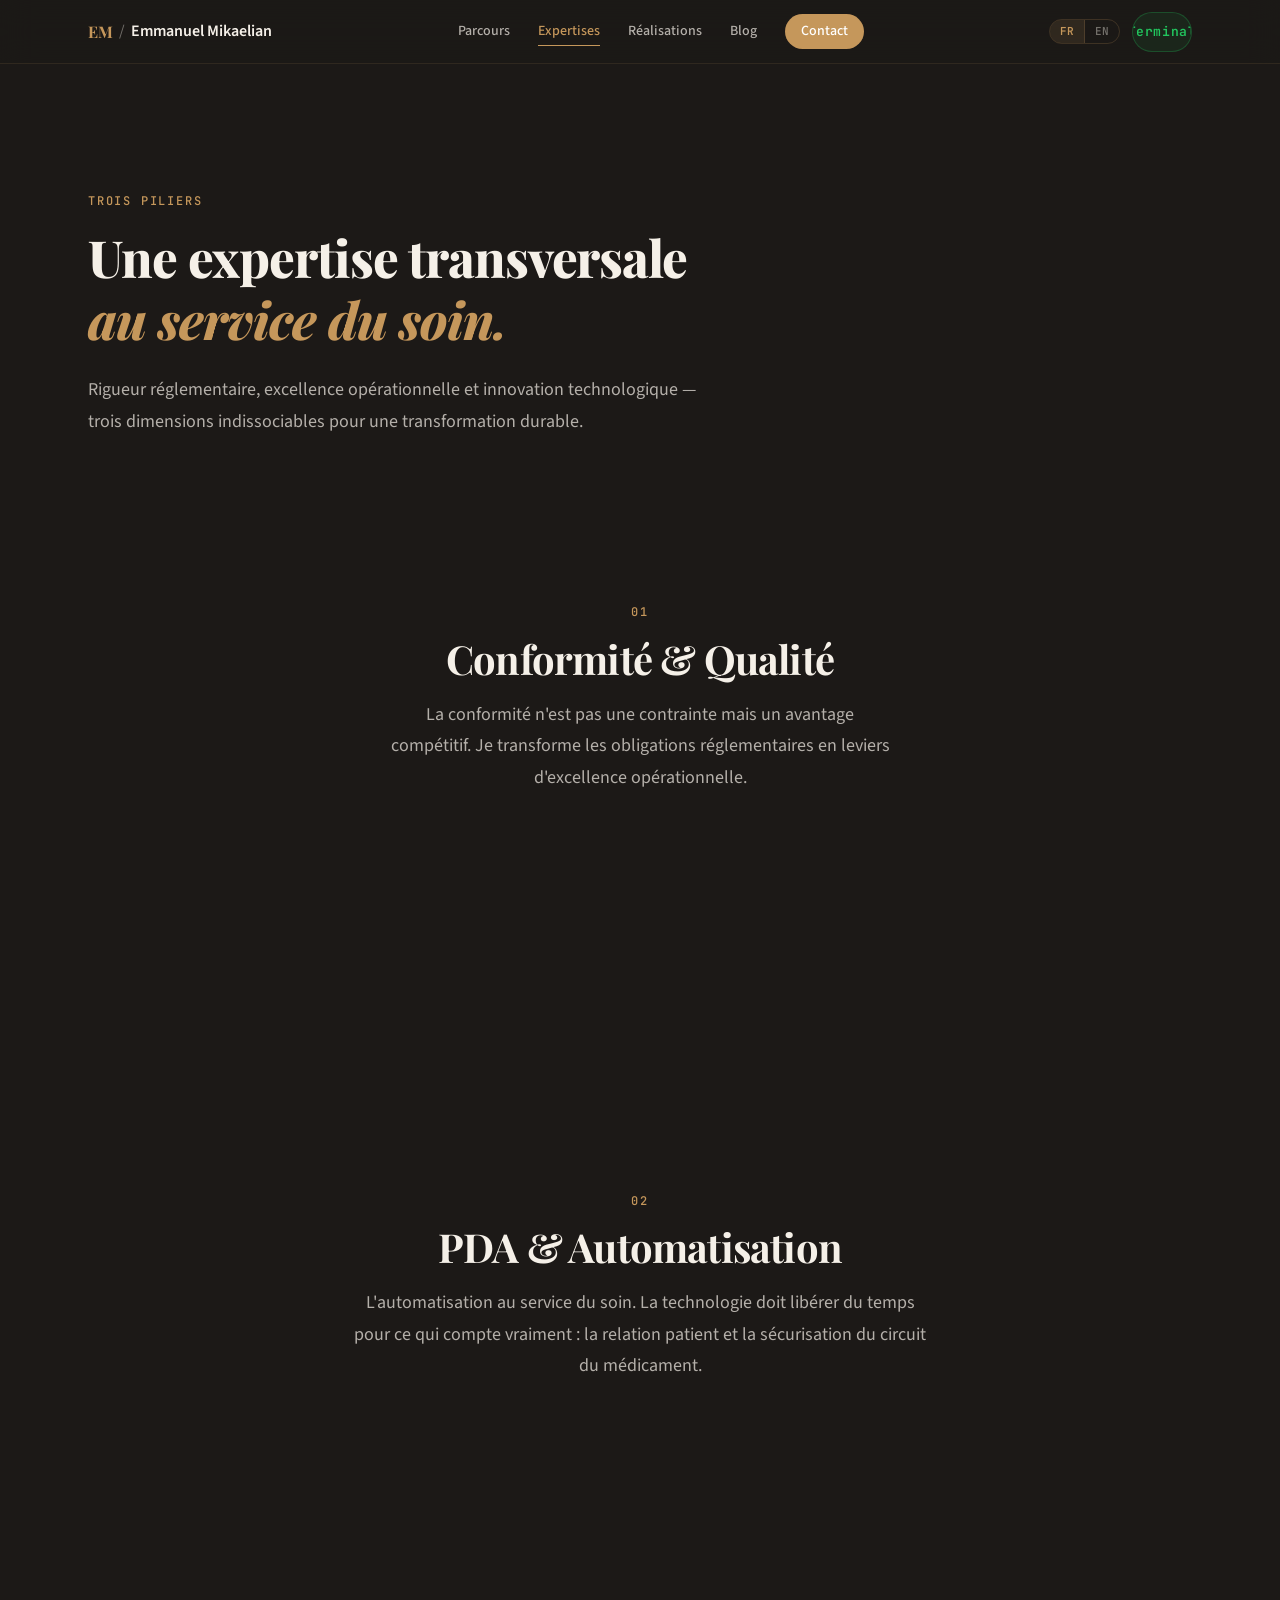
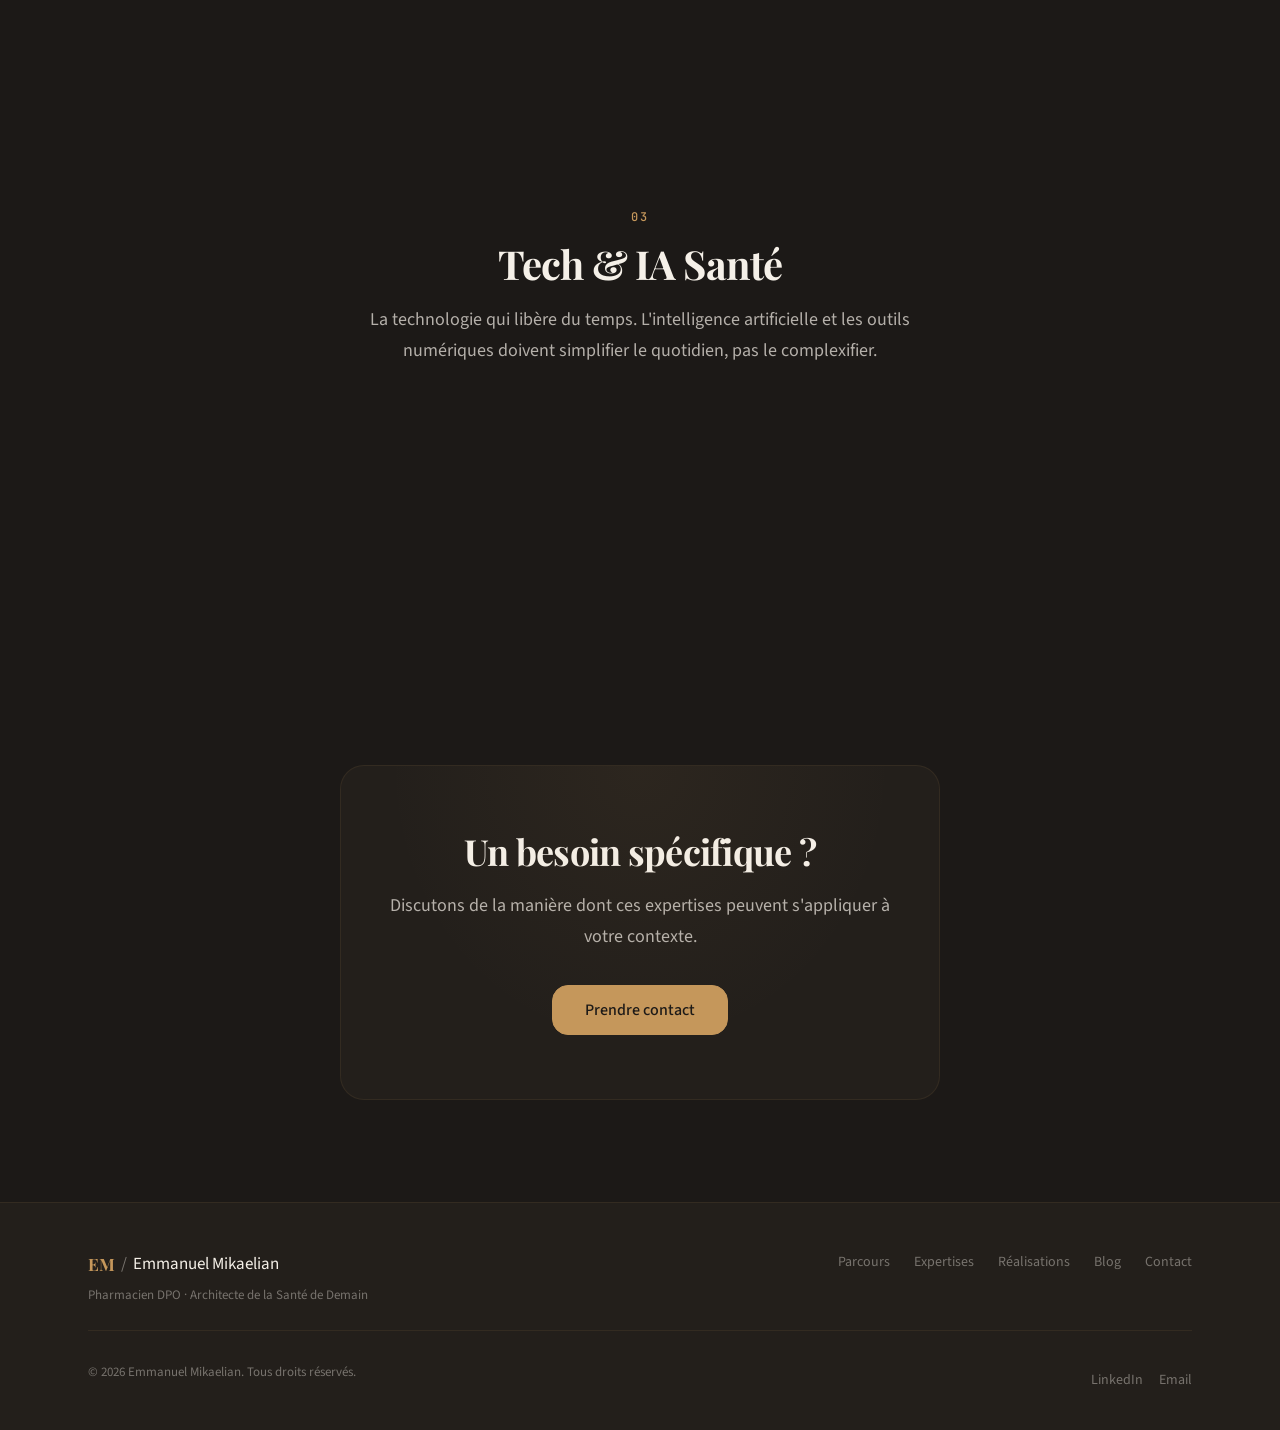
<file: expertises.html>
<!DOCTYPE html>
<html lang="fr" data-theme="editorial">
<head>
  <meta charset="UTF-8">
  <meta name="viewport" content="width=device-width, initial-scale=1.0">
  <title>Expertises — Emmanuel Mikaelian | Conformité, PDA, IA Santé</title>
  <meta name="description" content="Trois piliers d'expertise : Conformité & Qualité (RGPD, ISO 9001), PDA & Automatisation (EHPAD, robotique), Tech & IA Santé (workflows, outils internes).">

  <!-- Open Graph -->
  <meta property="og:title" content="Expertises — Emmanuel Mikaelian">
  <meta property="og:description" content="Conformité RGPD, PDA robotisée, IA en santé. Une expertise transversale au service de la transformation digitale.">
  <meta property="og:type" content="website">
  <meta property="og:url" content="https://emmanuel-mikaelian.fr/expertises">
  <meta property="og:image" content="https://emmanuel-mikaelian.fr/assets/images/og-image.svg">
  <meta property="og:locale" content="fr_FR">

  <!-- Twitter Cards -->
  <meta name="twitter:card" content="summary_large_image">
  <meta name="twitter:title" content="Expertises — Emmanuel Mikaelian">
  <meta name="twitter:description" content="Conformité RGPD, PDA robotisée, IA en santé. Une expertise transversale au service de la transformation digitale.">
  <meta name="twitter:image" content="https://emmanuel-mikaelian.fr/assets/images/og-image.svg">

  <!-- Favicon -->
  <link rel="icon" type="image/svg+xml" href="assets/images/favicon.svg">

  <!-- Fonts -->
  <link rel="preconnect" href="https://fonts.googleapis.com">
  <link rel="preconnect" href="https://fonts.gstatic.com" crossorigin>
  <link href="https://fonts.googleapis.com/css2?family=Playfair+Display:ital,wght@0,400;0,600;0,700;1,400;1,600&family=Source+Sans+3:wght@400;500;600&family=Geist+Mono:wght@400;500;600;700&family=JetBrains+Mono:wght@400;500&display=swap" rel="stylesheet">

  <!-- Styles -->
  <link rel="stylesheet" href="css/reset.css">
  <link rel="stylesheet" href="css/variables.css">
  <link rel="stylesheet" href="css/base.css">
  <link rel="stylesheet" href="css/components.css">
  <link rel="stylesheet" href="css/layout.css">
  <link rel="stylesheet" href="css/pages.css">
</head>
<body data-theme="editorial">

  <!-- Skip Link -->
  <a href="#main-content" class="skip-link">Aller au contenu principal</a>

  <!-- Terminal background layer -->
  <div id="terminal-bg" aria-hidden="true"></div>

  <!-- Header -->
  <header class="header" role="banner">
    <div class="container header__inner">
      <a href="index.html" class="header__logo" aria-label="Emmanuel Mikaelian — Accueil">
        <span class="header__logo-mark" aria-hidden="true">EM</span>
        <span class="header__logo-sep" aria-hidden="true">/</span>
        <span class="header__logo-name">Emmanuel Mikaelian</span>
      </a>

      <nav class="nav" id="nav-menu" role="navigation" aria-label="Navigation principale">
        <a href="parcours.html" class="nav__link" data-i18n="nav.parcours">Parcours</a>
        <a href="expertises.html" class="nav__link nav__link--active" aria-current="page" data-i18n="nav.expertises">Expertises</a>
        <a href="realisations.html" class="nav__link" data-i18n="nav.realisations">Réalisations</a>
        <a href="blog.html" class="nav__link" data-i18n="nav.blog">Blog</a>
        <a href="contact.html" class="nav__link nav__link--cta" data-i18n="nav.contact">Contact</a>
      </nav>

      <div class="header__controls">
        <div class="lang-switch" role="group" aria-label="Changer de langue">
          <button class="lang-switch__btn lang-switch__btn--active" data-lang="fr" type="button" aria-pressed="true">FR</button>
          <button class="lang-switch__btn" data-lang="en" type="button" aria-pressed="false">EN</button>
        </div>
        <button id="theme-toggle" class="theme-toggle" aria-label="Basculer vers le mode terminal" aria-pressed="false" type="button">
          <span class="theme-toggle__editorial" aria-hidden="true">
            <svg width="18" height="18" viewBox="0 0 24 24" fill="none" stroke="currentColor" stroke-width="2" stroke-linecap="round" stroke-linejoin="round">
              <circle cx="12" cy="12" r="5"/><line x1="12" y1="1" x2="12" y2="3"/><line x1="12" y1="21" x2="12" y2="23"/><line x1="4.22" y1="4.22" x2="5.64" y2="5.64"/><line x1="18.36" y1="18.36" x2="19.78" y2="19.78"/><line x1="1" y1="12" x2="3" y2="12"/><line x1="21" y1="12" x2="23" y2="12"/><line x1="4.22" y1="19.78" x2="5.64" y2="18.36"/><line x1="18.36" y1="5.64" x2="19.78" y2="4.22"/>
            </svg>
            <span class="theme-toggle__label">Editorial</span>
          </span>
          <span class="theme-toggle__terminal" aria-hidden="true">
            <svg width="18" height="18" viewBox="0 0 24 24" fill="none" stroke="currentColor" stroke-width="2" stroke-linecap="round" stroke-linejoin="round">
              <polyline points="4 17 10 11 4 5"/><line x1="12" y1="19" x2="20" y2="19"/>
            </svg>
            <span class="theme-toggle__label">Terminal</span>
          </span>
        </button>

        <button class="hamburger" aria-label="Ouvrir le menu" aria-expanded="false" aria-controls="nav-menu" type="button">
          <span class="hamburger__bar"></span>
          <span class="hamburger__bar"></span>
          <span class="hamburger__bar"></span>
        </button>
      </div>
    </div>
  </header>

  <!-- Main Content -->
  <main id="main-content">

    <!-- Hero Section -->
    <section class="hero hero--page" aria-labelledby="page-title">
      <div class="container">
        <p class="section__eyebrow" data-i18n="e.eyebrow">Trois piliers</p>
        <h1 id="page-title" class="hero__title">
          <span data-i18n="e.title.1">Une expertise transversale</span><br>
          <em class="hero__title-em" data-i18n="e.title.2">au service du soin.</em>
        </h1>
        <p class="hero__description" data-i18n="e.desc">
          Rigueur réglementaire, excellence opérationnelle et innovation technologique —
          trois dimensions indissociables pour une transformation durable.
        </p>
      </div>
    </section>

    <!-- Expertise 1: Conformité -->
    <section id="conformite" class="section" aria-labelledby="conformite-title">
      <div class="container">
        <header class="section__header" data-reveal>
          <p class="section__eyebrow" data-i18n="e.c.eyebrow">01</p>
          <h2 id="conformite-title" class="section__title" data-i18n="e.c.title">Conformité & Qualité</h2>
          <p class="section__description" data-i18n="e.c.desc">
            La conformité n'est pas une contrainte mais un avantage compétitif.
            Je transforme les obligations réglementaires en leviers d'excellence opérationnelle.
          </p>
        </header>

        <div class="cards-grid" data-reveal data-reveal-delay="100">
          <div class="card">
            <h3 class="card__title" data-i18n="e.c1.title">RGPD / DPO externalisé</h3>
            <p class="card__text" data-i18n="e.c1.desc">Mise en conformité, registre des traitements, analyses d'impact, formation des équipes.</p>
          </div>
          <div class="card">
            <h3 class="card__title" data-i18n="e.c2.title">ISO 9001 / Système Qualité</h3>
            <p class="card__text" data-i18n="e.c2.desc">Déploiement SMQ, procédures, indicateurs, préparation certification.</p>
          </div>
          <div class="card">
            <h3 class="card__title" data-i18n="e.c3.title">BPP / ANSM</h3>
            <p class="card__text" data-i18n="e.c3.desc">Bonnes Pratiques de Préparation, conformité ANSM, dossiers d'autorisation.</p>
          </div>
        </div>
      </div>
    </section>

    <!-- Expertise 2: PDA -->
    <section id="pda" class="section" aria-labelledby="pda-title">
      <div class="container">
        <header class="section__header" data-reveal>
          <p class="section__eyebrow" data-i18n="e.p.eyebrow">02</p>
          <h2 id="pda-title" class="section__title" data-i18n="e.p.title">PDA & Automatisation</h2>
          <p class="section__description" data-i18n="e.p.desc">
            L'automatisation au service du soin. La technologie doit libérer du temps
            pour ce qui compte vraiment : la relation patient et la sécurisation du circuit du médicament.
          </p>
        </header>

        <div class="cards-grid" data-reveal data-reveal-delay="100">
          <div class="card">
            <h3 class="card__title" data-i18n="e.p1.title">Pilotage automates PDA</h3>
            <p class="card__text" data-i18n="e.p1.desc">Sélection, déploiement, paramétrage et optimisation des robots de préparation.</p>
          </div>
          <div class="card">
            <h3 class="card__title" data-i18n="e.p2.title">Intégration LGO / SSI</h3>
            <p class="card__text" data-i18n="e.p2.desc">Connexion logiciel de gestion officine, systèmes d'information santé, interopérabilité.</p>
          </div>
          <div class="card">
            <h3 class="card__title" data-i18n="e.p3.title">Traçabilité end-to-end</h3>
            <p class="card__text" data-i18n="e.p3.desc">Suivi complet du circuit du médicament, de la commande à l'administration.</p>
          </div>
        </div>
      </div>
    </section>

    <!-- Expertise 3: Tech -->
    <section id="tech" class="section" aria-labelledby="tech-title">
      <div class="container">
        <header class="section__header" data-reveal>
          <p class="section__eyebrow" data-i18n="e.t.eyebrow">03</p>
          <h2 id="tech-title" class="section__title" data-i18n="e.t.title">Tech & IA Santé</h2>
          <p class="section__description" data-i18n="e.t.desc">
            La technologie qui libère du temps. L'intelligence artificielle et les outils
            numériques doivent simplifier le quotidien, pas le complexifier.
          </p>
        </header>

        <div class="cards-grid" data-reveal data-reveal-delay="100">
          <div class="card">
            <h3 class="card__title" data-i18n="e.t1.title">Workflows IA documentaires</h3>
            <p class="card__text" data-i18n="e.t1.desc">Automatisation du traitement documentaire, extraction d'informations, synthèses.</p>
          </div>
          <div class="card">
            <h3 class="card__title" data-i18n="e.t2.title">Développement outils internes</h3>
            <p class="card__text" data-i18n="e.t2.desc">Applications métier sur mesure, tableaux de bord, outils de suivi.</p>
          </div>
          <div class="card">
            <h3 class="card__title" data-i18n="e.t3.title">Prompt engineering</h3>
            <p class="card__text" data-i18n="e.t3.desc">Conception de prompts efficaces, intégration IA dans les processus métier.</p>
          </div>
        </div>
      </div>
    </section>

    <!-- CTA Section -->
    <section class="cta-section" aria-labelledby="cta-title">
      <div class="container">
        <div class="cta-box" data-reveal>
          <h2 id="cta-title" class="cta-box__title" data-i18n="e.cta.title">Un besoin spécifique ?</h2>
          <p class="cta-box__text" data-i18n="e.cta.text">Discutons de la manière dont ces expertises peuvent s'appliquer à votre contexte.</p>
          <a href="contact.html" class="btn btn--primary btn--lg" data-i18n="e.cta.btn">Prendre contact</a>
        </div>
      </div>
    </section>

  </main>

  <!-- Footer -->
  <footer class="footer" role="contentinfo">
    <div class="container footer__inner">
      <div class="footer__top">
        <div class="footer__brand">
          <span class="footer__logo">
            <span class="footer__logo-mark">EM</span>
            <span class="footer__logo-sep">/</span>
            Emmanuel Mikaelian
          </span>
          <p class="footer__tagline" data-i18n="footer.tagline">Pharmacien DPO · Architecte de la Santé de Demain</p>
        </div>
        <nav class="footer__nav" aria-label="Navigation pied de page">
          <a href="parcours.html" class="footer__nav-link" data-i18n="nav.parcours">Parcours</a>
          <a href="expertises.html" class="footer__nav-link" data-i18n="nav.expertises">Expertises</a>
          <a href="realisations.html" class="footer__nav-link" data-i18n="nav.realisations">Réalisations</a>
          <a href="blog.html" class="footer__nav-link" data-i18n="nav.blog">Blog</a>
          <a href="contact.html" class="footer__nav-link" data-i18n="nav.contact">Contact</a>
        </nav>
      </div>
      <div class="footer__bottom">
        <p class="footer__copyright"><span data-i18n="footer.copy">&copy; 2026 Emmanuel Mikaelian. Tous droits réservés.</span></p>
        <div class="footer__social">
          <a href="https://linkedin.com/in/emmanuel-mikaelian" class="footer__social-link" target="_blank" rel="noopener noreferrer" aria-label="Profil LinkedIn">LinkedIn</a>
          <a href="mailto:emmanuel@h8pharma.fr" class="footer__social-link" aria-label="Envoyer un email">Email</a>
        </div>
      </div>
    </div>
  </footer>

  <!-- Scripts -->
  <script src="js/main.js" defer></script>

</body>
</html>
</file>
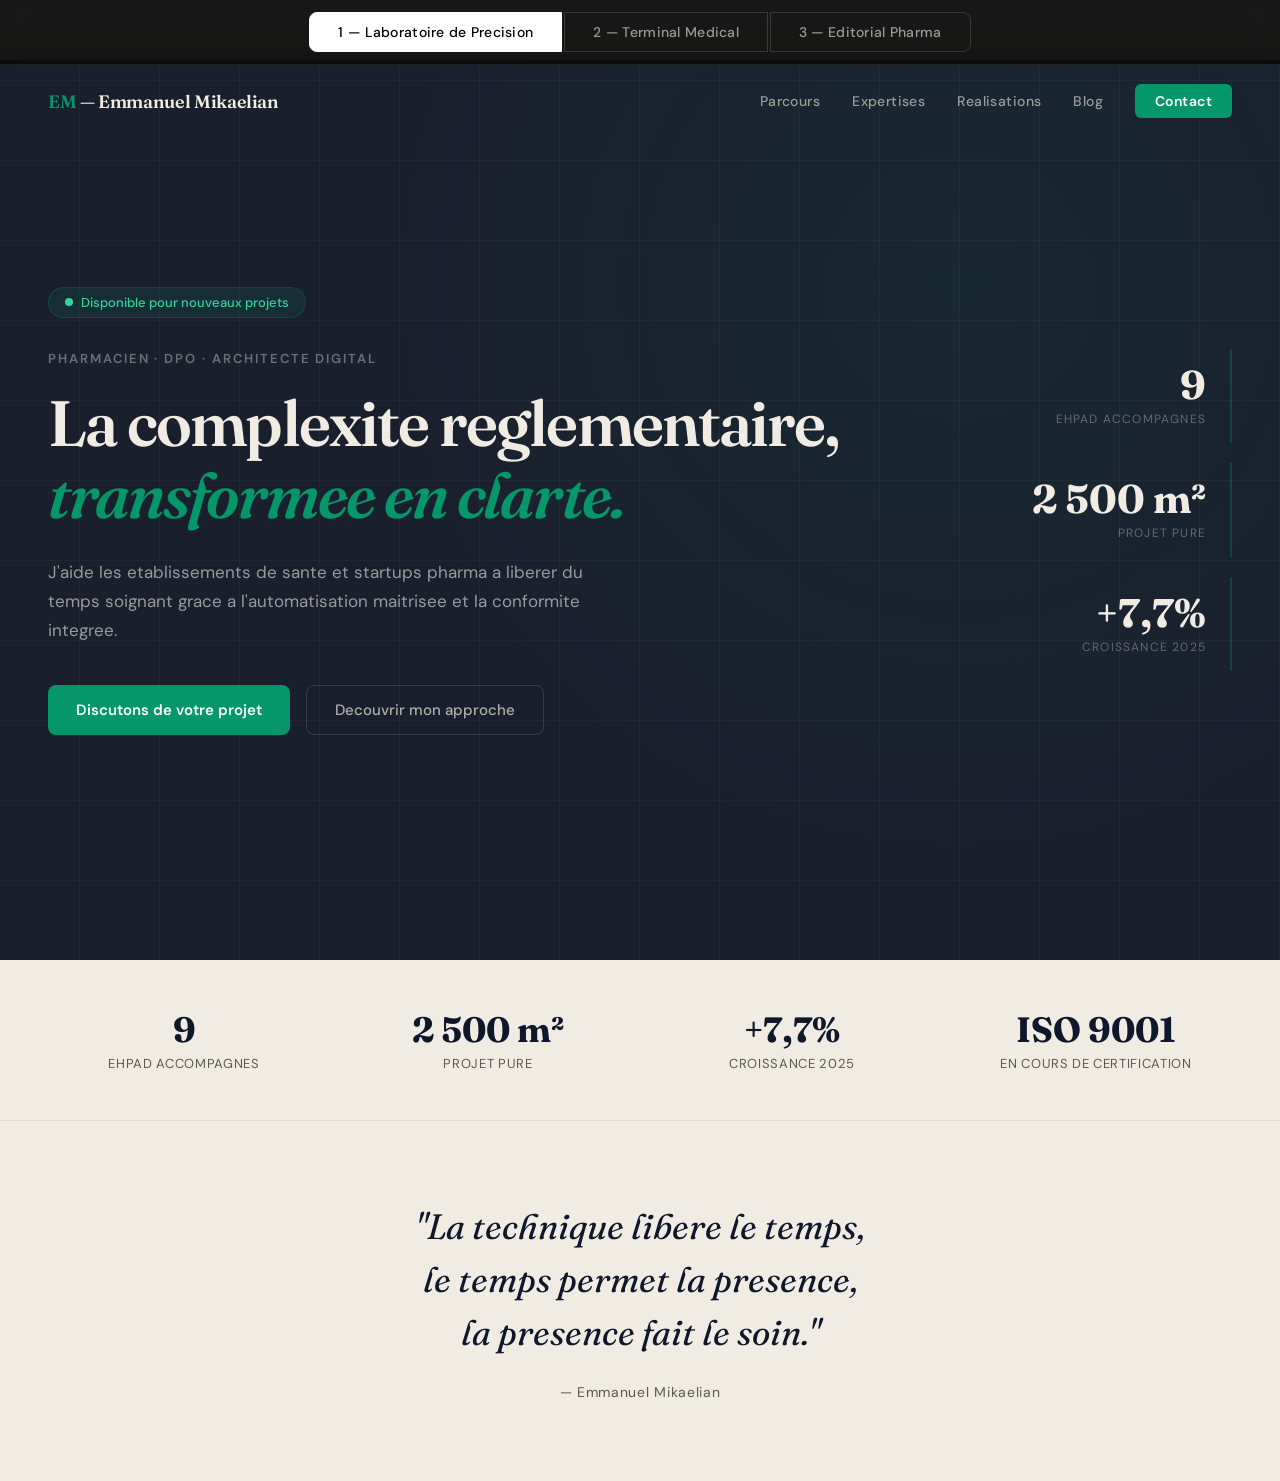
<file: mockups.html>
<!DOCTYPE html>
<html lang="fr">
<head>
  <meta charset="UTF-8">
  <meta name="viewport" content="width=device-width, initial-scale=1.0">
  <title>Mockups — 3 Directions</title>
  <link rel="preconnect" href="https://fonts.googleapis.com">
  <link rel="preconnect" href="https://fonts.gstatic.com" crossorigin>
  <link href="https://fonts.googleapis.com/css2?family=Fraunces:opsz,wght@9..144,400;9..144,600;9..144,700&family=DM+Sans:wght@400;500;600;700&family=Geist+Mono:wght@400;500;600;700&family=Playfair+Display:ital,wght@0,400;0,600;0,700;1,400&family=Source+Sans+3:wght@400;500;600&display=swap" rel="stylesheet">
  <style>
    *, *::before, *::after { margin: 0; padding: 0; box-sizing: border-box; }

    body {
      background: #111;
      color: #fff;
      font-family: 'DM Sans', sans-serif;
    }

    /* ===== SELECTOR BAR ===== */
    .selector {
      position: fixed;
      top: 0;
      left: 0;
      right: 0;
      z-index: 1000;
      display: flex;
      justify-content: center;
      gap: 2px;
      background: rgba(0,0,0,0.9);
      backdrop-filter: blur(12px);
      border-bottom: 1px solid rgba(255,255,255,0.1);
      padding: 12px 20px;
    }
    .selector button {
      padding: 10px 28px;
      border: 1px solid rgba(255,255,255,0.15);
      background: transparent;
      color: #999;
      font-family: 'DM Sans', sans-serif;
      font-size: 14px;
      font-weight: 500;
      cursor: pointer;
      transition: all 0.3s ease;
      letter-spacing: 0.02em;
    }
    .selector button:first-child { border-radius: 8px 0 0 8px; }
    .selector button:last-child { border-radius: 0 8px 8px 0; }
    .selector button.active {
      background: #fff;
      color: #000;
      border-color: #fff;
    }
    .selector button:hover:not(.active) {
      background: rgba(255,255,255,0.08);
      color: #fff;
    }

    /* ===== MOCKUP CONTAINERS ===== */
    .mockup { display: none; min-height: 100vh; padding-top: 60px; }
    .mockup.active { display: block; }

    /* ============================================================
       DIRECTION 1 — LABORATOIRE DE PRECISION
       Fond off-white chaud, serif Fraunces, navy + emeraude
       ============================================================ */
    .d1 {
      --bg: #f0ece4;
      --bg-card: #e8e3d9;
      --bg-hero: #1a1f2e;
      --text: #1a1f2e;
      --text-muted: #5a5a52;
      --accent: #059669;
      --navy: #0f172a;
      background: var(--bg);
      color: var(--text);
    }

    .d1 .hero {
      background: var(--bg-hero);
      color: #f0ece4;
      min-height: 100vh;
      display: flex;
      flex-direction: column;
      position: relative;
      overflow: hidden;
    }
    .d1 .hero::before {
      content: '';
      position: absolute;
      inset: 0;
      background:
        radial-gradient(circle at 75% 25%, rgba(5, 150, 105, 0.08) 0%, transparent 50%),
        repeating-linear-gradient(0deg, transparent, transparent 79px, rgba(255,255,255,0.03) 79px, rgba(255,255,255,0.03) 80px),
        repeating-linear-gradient(90deg, transparent, transparent 79px, rgba(255,255,255,0.03) 79px, rgba(255,255,255,0.03) 80px);
      pointer-events: none;
    }

    .d1 .nav {
      display: flex;
      justify-content: space-between;
      align-items: center;
      padding: 24px 48px;
      position: relative;
      z-index: 2;
    }
    .d1 .nav-logo {
      font-family: 'Fraunces', serif;
      font-size: 18px;
      font-weight: 600;
      letter-spacing: -0.02em;
      color: #f0ece4;
    }
    .d1 .nav-logo span { color: var(--accent); }
    .d1 .nav-links { display: flex; gap: 32px; align-items: center; }
    .d1 .nav-links a {
      color: rgba(240,236,228,0.6);
      text-decoration: none;
      font-size: 14px;
      font-weight: 500;
      letter-spacing: 0.03em;
      transition: color 0.2s;
    }
    .d1 .nav-links a:hover { color: #f0ece4; }
    .d1 .nav-links a.cta {
      background: var(--accent);
      color: #fff;
      padding: 8px 20px;
      border-radius: 6px;
      font-weight: 600;
    }

    .d1 .hero-content {
      flex: 1;
      display: flex;
      flex-direction: column;
      justify-content: center;
      padding: 0 48px 80px;
      max-width: 900px;
      position: relative;
      z-index: 2;
    }
    .d1 .badge {
      display: inline-flex;
      align-items: center;
      gap: 8px;
      background: rgba(5, 150, 105, 0.12);
      border: 1px solid rgba(5, 150, 105, 0.25);
      color: #34d399;
      padding: 6px 16px;
      border-radius: 100px;
      font-size: 13px;
      font-weight: 500;
      width: fit-content;
      margin-bottom: 32px;
    }
    .d1 .badge::before {
      content: '';
      width: 8px;
      height: 8px;
      background: #34d399;
      border-radius: 50%;
      animation: pulse-d1 2s ease-in-out infinite;
    }
    @keyframes pulse-d1 { 0%, 100% { opacity: 1; } 50% { opacity: 0.4; } }

    .d1 .hero-eyebrow {
      font-family: 'DM Sans', sans-serif;
      font-size: 13px;
      font-weight: 600;
      letter-spacing: 0.15em;
      text-transform: uppercase;
      color: rgba(240,236,228,0.4);
      margin-bottom: 20px;
    }
    .d1 h1 {
      font-family: 'Fraunces', serif;
      font-size: clamp(2.5rem, 5vw, 4.2rem);
      font-weight: 600;
      line-height: 1.12;
      letter-spacing: -0.03em;
      color: #f0ece4;
      margin-bottom: 28px;
    }
    .d1 h1 em {
      font-style: italic;
      color: var(--accent);
    }
    .d1 .hero-desc {
      font-size: 17px;
      line-height: 1.7;
      color: rgba(240,236,228,0.6);
      max-width: 560px;
      margin-bottom: 40px;
    }
    .d1 .hero-actions { display: flex; gap: 16px; }
    .d1 .btn-primary {
      background: var(--accent);
      color: #fff;
      padding: 14px 28px;
      border: none;
      border-radius: 8px;
      font-size: 15px;
      font-weight: 600;
      cursor: pointer;
      font-family: 'DM Sans', sans-serif;
    }
    .d1 .btn-ghost {
      background: transparent;
      color: rgba(240,236,228,0.7);
      padding: 14px 28px;
      border: 1px solid rgba(240,236,228,0.15);
      border-radius: 8px;
      font-size: 15px;
      font-weight: 500;
      cursor: pointer;
      font-family: 'DM Sans', sans-serif;
    }

    /* Decorative element */
    .d1 .hero-deco {
      position: absolute;
      right: 48px;
      top: 50%;
      transform: translateY(-50%);
      display: flex;
      flex-direction: column;
      align-items: flex-end;
      gap: 20px;
      z-index: 2;
    }
    .d1 .hero-metric {
      text-align: right;
      padding: 16px 24px;
      border-right: 2px solid rgba(5,150,105,0.3);
    }
    .d1 .hero-metric-value {
      font-family: 'Fraunces', serif;
      font-size: 2.5rem;
      font-weight: 700;
      color: #f0ece4;
      line-height: 1;
    }
    .d1 .hero-metric-label {
      font-size: 12px;
      letter-spacing: 0.1em;
      text-transform: uppercase;
      color: rgba(240,236,228,0.35);
      margin-top: 6px;
    }

    /* Stats bar */
    .d1 .stats-bar {
      background: var(--bg);
      display: grid;
      grid-template-columns: repeat(4, 1fr);
      padding: 48px;
      gap: 32px;
    }
    .d1 .stat {
      text-align: center;
    }
    .d1 .stat-value {
      font-family: 'Fraunces', serif;
      font-size: 2.2rem;
      font-weight: 700;
      color: var(--navy);
    }
    .d1 .stat-label {
      font-size: 13px;
      color: var(--text-muted);
      margin-top: 4px;
      text-transform: uppercase;
      letter-spacing: 0.05em;
    }

    /* Quote section */
    .d1 .quote-section {
      background: var(--bg);
      padding: 80px 48px;
      text-align: center;
      border-top: 1px solid rgba(26,31,46,0.08);
    }
    .d1 .quote-section blockquote {
      font-family: 'Fraunces', serif;
      font-size: clamp(1.5rem, 3vw, 2.2rem);
      font-style: italic;
      line-height: 1.5;
      color: var(--navy);
      max-width: 700px;
      margin: 0 auto;
    }
    .d1 .quote-section footer {
      margin-top: 24px;
      font-size: 14px;
      color: var(--text-muted);
      letter-spacing: 0.05em;
    }


    /* ============================================================
       DIRECTION 2 — TERMINAL MEDICAL
       Dark + monochrome vert terminal
       ============================================================ */
    .d2 {
      --bg: #0c0f14;
      --bg-card: #12161e;
      --text: #c8d6e5;
      --text-muted: #5a6a7e;
      --green: #22c55e;
      --green-dim: rgba(34,197,94,0.1);
      background: var(--bg);
      color: var(--text);
    }

    .d2 .hero {
      min-height: 100vh;
      display: flex;
      flex-direction: column;
      position: relative;
      overflow: hidden;
    }
    .d2 .hero::before {
      content: '';
      position: absolute;
      inset: 0;
      background:
        repeating-linear-gradient(0deg, transparent 0px, transparent 1px, rgba(34,197,94,0.02) 1px, rgba(34,197,94,0.02) 2px);
      background-size: 100% 4px;
      pointer-events: none;
      animation: scanline 8s linear infinite;
    }
    @keyframes scanline {
      0% { transform: translateY(0); }
      100% { transform: translateY(100px); }
    }

    .d2 .nav {
      display: flex;
      justify-content: space-between;
      align-items: center;
      padding: 24px 48px;
      position: relative;
      z-index: 2;
      border-bottom: 1px solid rgba(34,197,94,0.1);
    }
    .d2 .nav-logo {
      font-family: 'Geist Mono', monospace;
      font-size: 15px;
      font-weight: 600;
      color: var(--green);
    }
    .d2 .nav-logo span { color: var(--text-muted); }
    .d2 .nav-links { display: flex; gap: 28px; align-items: center; }
    .d2 .nav-links a {
      color: var(--text-muted);
      text-decoration: none;
      font-family: 'Geist Mono', monospace;
      font-size: 13px;
      transition: color 0.2s;
    }
    .d2 .nav-links a:hover { color: var(--green); }
    .d2 .nav-links a.cta {
      border: 1px solid var(--green);
      color: var(--green);
      padding: 6px 16px;
      border-radius: 4px;
    }

    .d2 .hero-content {
      flex: 1;
      display: flex;
      flex-direction: column;
      justify-content: center;
      padding: 0 48px 80px;
      max-width: 840px;
      position: relative;
      z-index: 2;
    }
    .d2 .badge {
      display: inline-flex;
      align-items: center;
      gap: 8px;
      background: var(--green-dim);
      border: 1px solid rgba(34,197,94,0.2);
      color: var(--green);
      padding: 5px 14px;
      border-radius: 4px;
      font-family: 'Geist Mono', monospace;
      font-size: 12px;
      width: fit-content;
      margin-bottom: 32px;
    }
    .d2 .badge::before {
      content: '';
      width: 6px;
      height: 6px;
      background: var(--green);
      border-radius: 50%;
      box-shadow: 0 0 8px var(--green);
      animation: pulse-d2 1.5s ease-in-out infinite;
    }
    @keyframes pulse-d2 { 0%, 100% { opacity: 1; box-shadow: 0 0 8px var(--green); } 50% { opacity: 0.5; box-shadow: 0 0 2px var(--green); } }

    .d2 .hero-eyebrow {
      font-family: 'Geist Mono', monospace;
      font-size: 12px;
      letter-spacing: 0.12em;
      text-transform: uppercase;
      color: var(--text-muted);
      margin-bottom: 16px;
    }
    .d2 .hero-eyebrow span { color: var(--green); }
    .d2 h1 {
      font-family: 'Geist Mono', monospace;
      font-size: clamp(2rem, 4.5vw, 3.5rem);
      font-weight: 700;
      line-height: 1.2;
      color: #e8ecf1;
      margin-bottom: 24px;
    }
    .d2 h1 em {
      font-style: normal;
      color: var(--green);
      text-shadow: 0 0 20px rgba(34,197,94,0.3);
    }
    .d2 .hero-desc {
      font-family: 'Source Sans 3', sans-serif;
      font-size: 16px;
      line-height: 1.7;
      color: var(--text-muted);
      max-width: 540px;
      margin-bottom: 40px;
    }
    .d2 .hero-actions { display: flex; gap: 12px; }
    .d2 .btn-primary {
      background: var(--green);
      color: #0c0f14;
      padding: 12px 24px;
      border: none;
      border-radius: 4px;
      font-family: 'Geist Mono', monospace;
      font-size: 13px;
      font-weight: 600;
      cursor: pointer;
    }
    .d2 .btn-ghost {
      background: transparent;
      color: var(--text-muted);
      padding: 12px 24px;
      border: 1px solid rgba(255,255,255,0.1);
      border-radius: 4px;
      font-family: 'Geist Mono', monospace;
      font-size: 13px;
      cursor: pointer;
    }

    /* Terminal side panel */
    .d2 .hero-terminal {
      position: absolute;
      right: 48px;
      top: 50%;
      transform: translateY(-50%);
      width: 380px;
      background: #0a0d12;
      border: 1px solid rgba(34,197,94,0.15);
      border-radius: 8px;
      overflow: hidden;
      z-index: 2;
    }
    .d2 .terminal-bar {
      display: flex;
      align-items: center;
      gap: 6px;
      padding: 10px 14px;
      background: rgba(34,197,94,0.05);
      border-bottom: 1px solid rgba(34,197,94,0.1);
    }
    .d2 .terminal-dot {
      width: 8px; height: 8px;
      border-radius: 50%;
      background: rgba(34,197,94,0.3);
    }
    .d2 .terminal-title {
      font-family: 'Geist Mono', monospace;
      font-size: 11px;
      color: var(--text-muted);
      margin-left: 8px;
    }
    .d2 .terminal-body {
      padding: 16px;
      font-family: 'Geist Mono', monospace;
      font-size: 12px;
      line-height: 1.8;
      color: var(--text-muted);
    }
    .d2 .terminal-body .t-green { color: var(--green); }
    .d2 .terminal-body .t-dim { color: #3a4558; }
    .d2 .terminal-body .t-white { color: #c8d6e5; }

    /* Stats */
    .d2 .stats-bar {
      background: var(--bg-card);
      display: grid;
      grid-template-columns: repeat(4, 1fr);
      padding: 40px 48px;
      gap: 24px;
      border-top: 1px solid rgba(34,197,94,0.08);
      border-bottom: 1px solid rgba(34,197,94,0.08);
    }
    .d2 .stat { text-align: center; }
    .d2 .stat-value {
      font-family: 'Geist Mono', monospace;
      font-size: 2rem;
      font-weight: 700;
      color: var(--green);
    }
    .d2 .stat-label {
      font-family: 'Geist Mono', monospace;
      font-size: 11px;
      color: var(--text-muted);
      margin-top: 6px;
      text-transform: uppercase;
      letter-spacing: 0.08em;
    }

    /* Quote */
    .d2 .quote-section {
      padding: 80px 48px;
      text-align: center;
    }
    .d2 .quote-section blockquote {
      font-family: 'Source Sans 3', sans-serif;
      font-size: 1.6rem;
      font-style: italic;
      line-height: 1.6;
      color: var(--text);
      max-width: 600px;
      margin: 0 auto;
      border-left: 2px solid var(--green);
      padding-left: 24px;
      text-align: left;
    }
    .d2 .quote-section footer {
      margin-top: 20px;
      font-family: 'Geist Mono', monospace;
      font-size: 12px;
      color: var(--text-muted);
    }


    /* ============================================================
       DIRECTION 3 — EDITORIAL PHARMA
       Creme chaud, Playfair Display, bleu petrole
       ============================================================ */
    .d3 {
      --bg: #1c1917;
      --bg-warm: #231f1b;
      --cream: #f5f0e8;
      --cream-dim: rgba(245,240,232,0.7);
      --petrole: #2d6a8a;
      --petrole-light: #3d8ab0;
      --gold: #c5975b;
      background: var(--bg);
      color: var(--cream);
    }

    .d3 .hero {
      min-height: 100vh;
      display: grid;
      grid-template-columns: 1fr 1fr;
      position: relative;
      overflow: hidden;
    }

    .d3 .hero-left {
      display: flex;
      flex-direction: column;
      padding: 0;
    }
    .d3 .nav {
      display: flex;
      justify-content: space-between;
      align-items: center;
      padding: 28px 48px;
    }
    .d3 .nav-logo {
      font-family: 'Playfair Display', serif;
      font-size: 20px;
      font-weight: 700;
      color: var(--cream);
    }
    .d3 .nav-logo span { color: var(--gold); }
    .d3 .nav-links { display: flex; gap: 28px; align-items: center; }
    .d3 .nav-links a {
      color: var(--cream-dim);
      text-decoration: none;
      font-family: 'Source Sans 3', sans-serif;
      font-size: 14px;
      font-weight: 500;
      transition: color 0.2s;
    }
    .d3 .nav-links a:hover { color: var(--gold); }
    .d3 .nav-links a.cta {
      background: var(--gold);
      color: var(--bg);
      padding: 8px 20px;
      border-radius: 4px;
      font-weight: 600;
    }

    .d3 .hero-content {
      flex: 1;
      display: flex;
      flex-direction: column;
      justify-content: center;
      padding: 0 48px 60px;
    }
    .d3 .badge {
      display: inline-flex;
      align-items: center;
      gap: 8px;
      color: var(--gold);
      font-size: 13px;
      font-weight: 500;
      width: fit-content;
      margin-bottom: 28px;
      font-family: 'Source Sans 3', sans-serif;
      letter-spacing: 0.05em;
    }
    .d3 .badge::before {
      content: '';
      width: 8px; height: 8px;
      background: #34d399;
      border-radius: 50%;
      animation: pulse-d3 2s ease-in-out infinite;
    }
    @keyframes pulse-d3 { 0%, 100% { opacity: 1; } 50% { opacity: 0.4; } }

    .d3 .hero-eyebrow {
      font-family: 'Source Sans 3', sans-serif;
      font-size: 13px;
      text-transform: uppercase;
      letter-spacing: 0.15em;
      color: var(--gold);
      margin-bottom: 20px;
      font-weight: 600;
    }
    .d3 h1 {
      font-family: 'Playfair Display', serif;
      font-size: clamp(2.2rem, 4vw, 3.8rem);
      font-weight: 700;
      line-height: 1.15;
      color: var(--cream);
      margin-bottom: 28px;
    }
    .d3 h1 em {
      font-style: italic;
      color: var(--gold);
    }
    .d3 .hero-desc {
      font-family: 'Source Sans 3', sans-serif;
      font-size: 17px;
      line-height: 1.7;
      color: var(--cream-dim);
      max-width: 480px;
      margin-bottom: 40px;
    }
    .d3 .hero-actions { display: flex; gap: 16px; }
    .d3 .btn-primary {
      background: var(--gold);
      color: var(--bg);
      padding: 14px 28px;
      border: none;
      border-radius: 4px;
      font-family: 'Source Sans 3', sans-serif;
      font-size: 15px;
      font-weight: 600;
      cursor: pointer;
    }
    .d3 .btn-ghost {
      background: transparent;
      color: var(--cream-dim);
      padding: 14px 28px;
      border: 1px solid rgba(245,240,232,0.15);
      border-radius: 4px;
      font-family: 'Source Sans 3', sans-serif;
      font-size: 15px;
      cursor: pointer;
    }

    /* Right panel — editorial */
    .d3 .hero-right {
      background: var(--bg-warm);
      display: flex;
      flex-direction: column;
      justify-content: center;
      align-items: center;
      padding: 60px;
      border-left: 1px solid rgba(197,151,91,0.12);
      position: relative;
    }
    .d3 .hero-right::before {
      content: '';
      position: absolute;
      inset: 0;
      background:
        radial-gradient(ellipse at 50% 30%, rgba(197,151,91,0.06) 0%, transparent 60%);
      pointer-events: none;
    }
    .d3 .editorial-quote {
      position: relative;
      z-index: 1;
      text-align: center;
      max-width: 380px;
    }
    .d3 .editorial-quote .lettrine {
      font-family: 'Playfair Display', serif;
      font-size: 8rem;
      line-height: 0.7;
      color: var(--gold);
      opacity: 0.2;
      display: block;
      margin-bottom: -20px;
    }
    .d3 .editorial-quote blockquote {
      font-family: 'Playfair Display', serif;
      font-size: 1.4rem;
      font-style: italic;
      line-height: 1.6;
      color: var(--cream);
    }
    .d3 .editorial-quote footer {
      margin-top: 20px;
      font-family: 'Source Sans 3', sans-serif;
      font-size: 13px;
      color: rgba(245,240,232,0.4);
      letter-spacing: 0.08em;
      text-transform: uppercase;
    }
    .d3 .editorial-rule {
      width: 40px;
      height: 1px;
      background: var(--gold);
      margin: 24px auto;
      opacity: 0.4;
    }

    /* Stats */
    .d3 .stats-bar {
      display: grid;
      grid-template-columns: repeat(4, 1fr);
      padding: 48px;
      gap: 32px;
      border-top: 1px solid rgba(197,151,91,0.1);
    }
    .d3 .stat { text-align: center; }
    .d3 .stat-value {
      font-family: 'Playfair Display', serif;
      font-size: 2.2rem;
      font-weight: 700;
      color: var(--gold);
    }
    .d3 .stat-label {
      font-family: 'Source Sans 3', sans-serif;
      font-size: 12px;
      color: rgba(245,240,232,0.4);
      margin-top: 6px;
      text-transform: uppercase;
      letter-spacing: 0.06em;
    }
  </style>
</head>
<body>

  <!-- SELECTOR -->
  <div class="selector">
    <button class="active" onclick="show(1)">1 — Laboratoire de Precision</button>
    <button onclick="show(2)">2 — Terminal Medical</button>
    <button onclick="show(3)">3 — Editorial Pharma</button>
  </div>

  <!-- ==================== DIRECTION 1 ==================== -->
  <div class="mockup d1 active" id="d1">
    <div class="hero">
      <nav class="nav">
        <div class="nav-logo"><span>EM</span> — Emmanuel Mikaelian</div>
        <div class="nav-links">
          <a href="#">Parcours</a>
          <a href="#">Expertises</a>
          <a href="#">Realisations</a>
          <a href="#">Blog</a>
          <a href="#" class="cta">Contact</a>
        </div>
      </nav>
      <div class="hero-content">
        <div class="badge">Disponible pour nouveaux projets</div>
        <div class="hero-eyebrow">Pharmacien · DPO · Architecte digital</div>
        <h1>La complexite reglementaire,<br><em>transformee en clarte.</em></h1>
        <p class="hero-desc">J'aide les etablissements de sante et startups pharma a liberer du temps soignant grace a l'automatisation maitrisee et la conformite integree.</p>
        <div class="hero-actions">
          <button class="btn-primary">Discutons de votre projet</button>
          <button class="btn-ghost">Decouvrir mon approche</button>
        </div>
      </div>
      <div class="hero-deco">
        <div class="hero-metric">
          <div class="hero-metric-value">9</div>
          <div class="hero-metric-label">EHPAD accompagnes</div>
        </div>
        <div class="hero-metric">
          <div class="hero-metric-value">2 500 m²</div>
          <div class="hero-metric-label">Projet PURE</div>
        </div>
        <div class="hero-metric">
          <div class="hero-metric-value">+7,7%</div>
          <div class="hero-metric-label">Croissance 2025</div>
        </div>
      </div>
    </div>
    <div class="stats-bar">
      <div class="stat"><div class="stat-value">9</div><div class="stat-label">EHPAD accompagnes</div></div>
      <div class="stat"><div class="stat-value">2 500 m²</div><div class="stat-label">Projet PURE</div></div>
      <div class="stat"><div class="stat-value">+7,7%</div><div class="stat-label">Croissance 2025</div></div>
      <div class="stat"><div class="stat-value">ISO 9001</div><div class="stat-label">En cours de certification</div></div>
    </div>
    <div class="quote-section">
      <blockquote>
        "La technique libere le temps,<br>
        le temps permet la presence,<br>
        la presence fait le soin."
      </blockquote>
      <footer>— Emmanuel Mikaelian</footer>
    </div>
  </div>

  <!-- ==================== DIRECTION 2 ==================== -->
  <div class="mockup d2" id="d2">
    <div class="hero">
      <nav class="nav">
        <div class="nav-logo">em<span>@pharma</span>:~$</div>
        <div class="nav-links">
          <a href="#">parcours</a>
          <a href="#">expertises</a>
          <a href="#">realisations</a>
          <a href="#">blog</a>
          <a href="#" class="cta">contact</a>
        </div>
      </nav>
      <div class="hero-content">
        <div class="badge">● status: available</div>
        <div class="hero-eyebrow"><span>$</span> whoami</div>
        <h1>La complexite reglementaire<br><em>transformee en clarte operationnelle.</em></h1>
        <p class="hero-desc">J'aide les etablissements de sante et startups pharma a liberer du temps soignant grace a l'automatisation maitrisee et la conformite integree.</p>
        <div class="hero-actions">
          <button class="btn-primary">./contact --projet</button>
          <button class="btn-ghost">cat approche.md</button>
        </div>
      </div>
      <div class="hero-terminal">
        <div class="terminal-bar">
          <div class="terminal-dot"></div>
          <div class="terminal-dot"></div>
          <div class="terminal-dot"></div>
          <span class="terminal-title">profil.json</span>
        </div>
        <div class="terminal-body">
          <span class="t-dim">{</span><br>
          &nbsp;&nbsp;<span class="t-green">"role"</span><span class="t-dim">:</span> <span class="t-white">"Pharmacien DPO / PRAQ"</span><span class="t-dim">,</span><br>
          &nbsp;&nbsp;<span class="t-green">"org"</span><span class="t-dim">:</span> <span class="t-white">"H8 Pharma"</span><span class="t-dim">,</span><br>
          &nbsp;&nbsp;<span class="t-green">"expertise"</span><span class="t-dim">: [</span><br>
          &nbsp;&nbsp;&nbsp;&nbsp;<span class="t-white">"RGPD / DPO"</span><span class="t-dim">,</span><br>
          &nbsp;&nbsp;&nbsp;&nbsp;<span class="t-white">"PDA robotisee"</span><span class="t-dim">,</span><br>
          &nbsp;&nbsp;&nbsp;&nbsp;<span class="t-white">"IA & workflows"</span><br>
          &nbsp;&nbsp;<span class="t-dim">],</span><br>
          &nbsp;&nbsp;<span class="t-green">"ehpad"</span><span class="t-dim">:</span> <span class="t-green">9</span><span class="t-dim">,</span><br>
          &nbsp;&nbsp;<span class="t-green">"status"</span><span class="t-dim">:</span> <span class="t-green">"available"</span><br>
          <span class="t-dim">}</span>
        </div>
      </div>
    </div>
    <div class="stats-bar">
      <div class="stat"><div class="stat-value">9</div><div class="stat-label">EHPAD</div></div>
      <div class="stat"><div class="stat-value">2500m²</div><div class="stat-label">Projet PURE</div></div>
      <div class="stat"><div class="stat-value">+7.7%</div><div class="stat-label">Croissance</div></div>
      <div class="stat"><div class="stat-value">ISO</div><div class="stat-label">9001 en cours</div></div>
    </div>
    <div class="quote-section">
      <blockquote>
        "La technique libere le temps,<br>
        le temps permet la presence,<br>
        la presence fait le soin."
      </blockquote>
      <footer>— Emmanuel Mikaelian</footer>
    </div>
  </div>

  <!-- ==================== DIRECTION 3 ==================== -->
  <div class="mockup d3" id="d3">
    <div class="hero">
      <div class="hero-left">
        <nav class="nav">
          <div class="nav-logo">Emmanuel <span>Mikaelian</span></div>
          <div class="nav-links">
            <a href="#">Parcours</a>
            <a href="#">Expertises</a>
            <a href="#">Realisations</a>
            <a href="#">Blog</a>
            <a href="#" class="cta">Contact</a>
          </div>
        </nav>
        <div class="hero-content">
          <div class="badge">Disponible pour nouveaux projets</div>
          <div class="hero-eyebrow">Pharmacien · DPO · Transformation digitale</div>
          <h1>La complexite<br>reglementaire,<br><em>transformee<br>en clarte.</em></h1>
          <p class="hero-desc">J'aide les etablissements de sante et startups pharma a liberer du temps soignant grace a l'automatisation maitrisee et la conformite integree.</p>
          <div class="hero-actions">
            <button class="btn-primary">Discutons de votre projet</button>
            <button class="btn-ghost">Decouvrir mon approche</button>
          </div>
        </div>
      </div>
      <div class="hero-right">
        <div class="editorial-quote">
          <span class="lettrine">"</span>
          <blockquote>
            La technique libere le temps,<br>
            le temps permet la presence,<br>
            la presence fait le soin.
          </blockquote>
          <div class="editorial-rule"></div>
          <footer>Emmanuel Mikaelian</footer>
        </div>
      </div>
    </div>
    <div class="stats-bar">
      <div class="stat"><div class="stat-value">9</div><div class="stat-label">EHPAD accompagnes</div></div>
      <div class="stat"><div class="stat-value">2 500 m²</div><div class="stat-label">Projet PURE</div></div>
      <div class="stat"><div class="stat-value">+7,7%</div><div class="stat-label">Croissance 2025</div></div>
      <div class="stat"><div class="stat-value">ISO 9001</div><div class="stat-label">Certification en cours</div></div>
    </div>
  </div>

  <script>
    function show(n) {
      document.querySelectorAll('.mockup').forEach(m => m.classList.remove('active'));
      document.querySelectorAll('.selector button').forEach(b => b.classList.remove('active'));
      document.getElementById('d' + n).classList.add('active');
      document.querySelectorAll('.selector button')[n - 1].classList.add('active');
      window.scrollTo(0, 0);
    }
  </script>
</body>
</html>
</file>
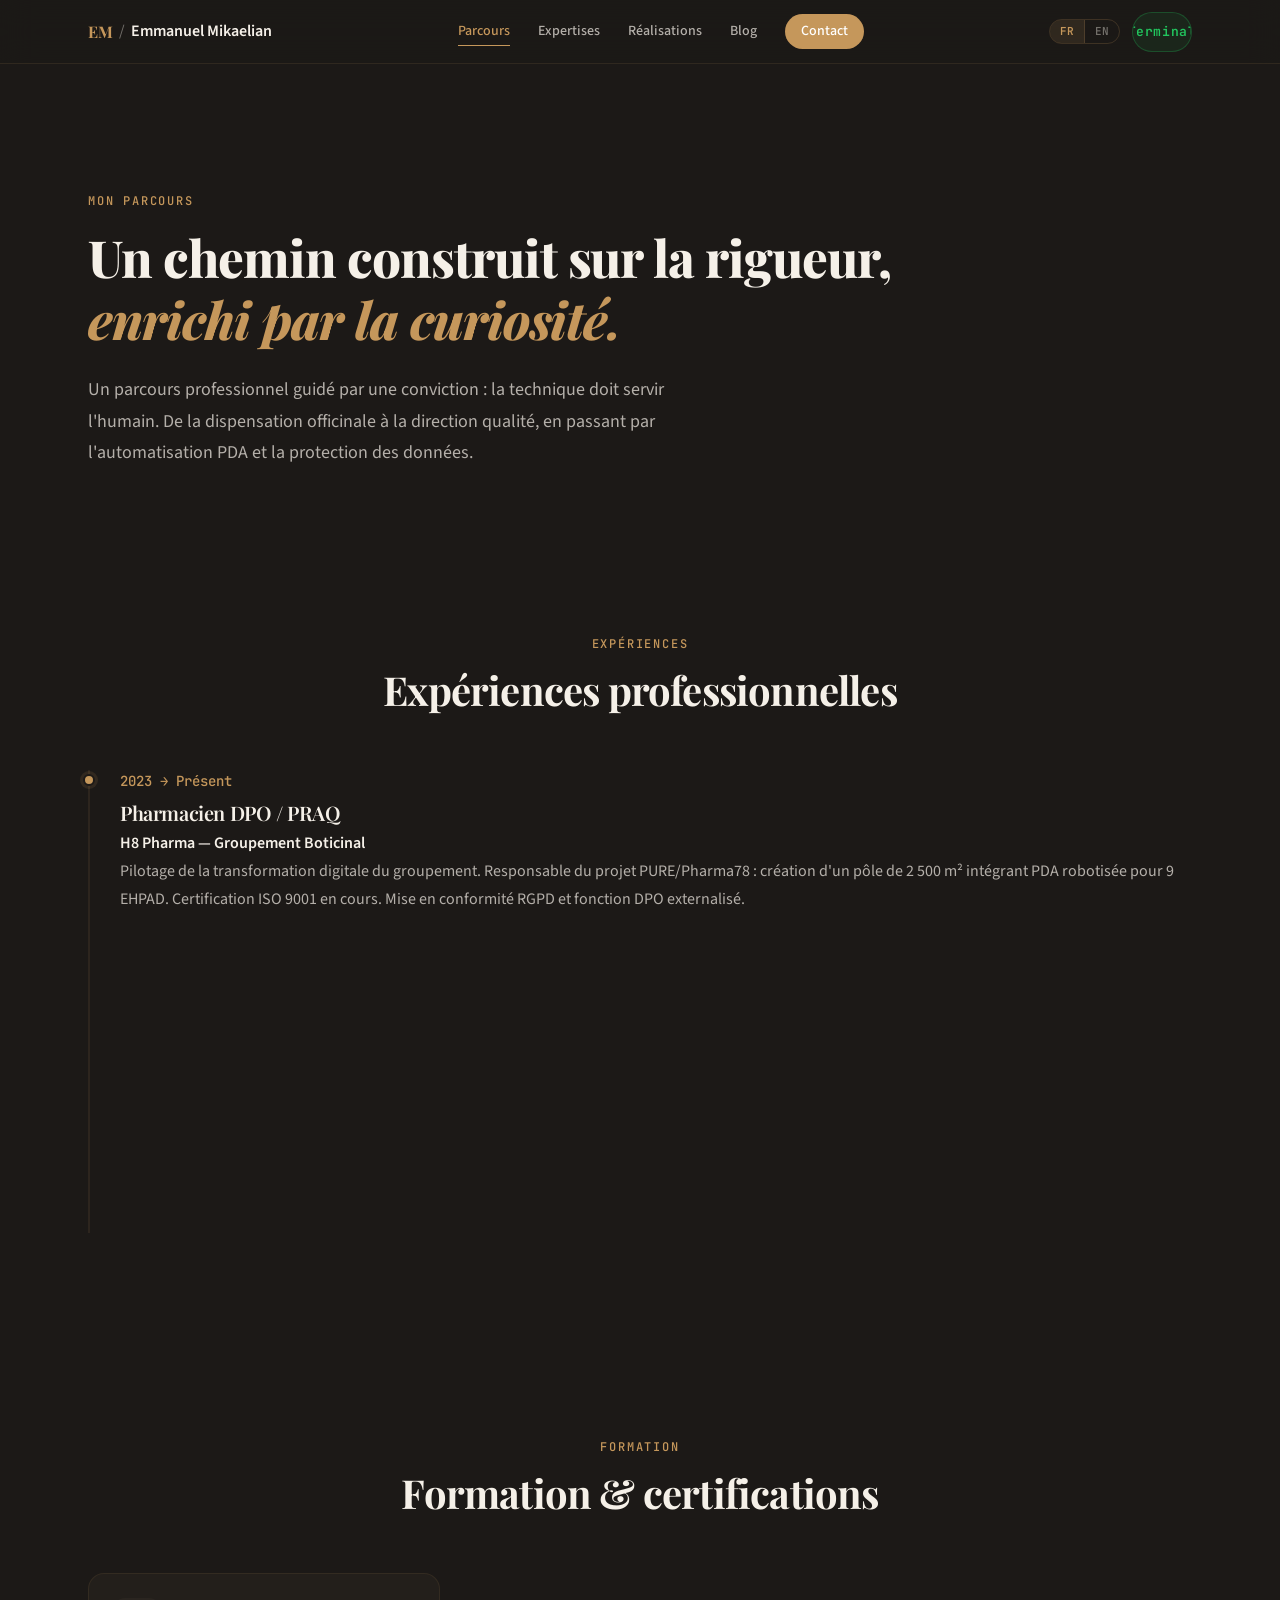
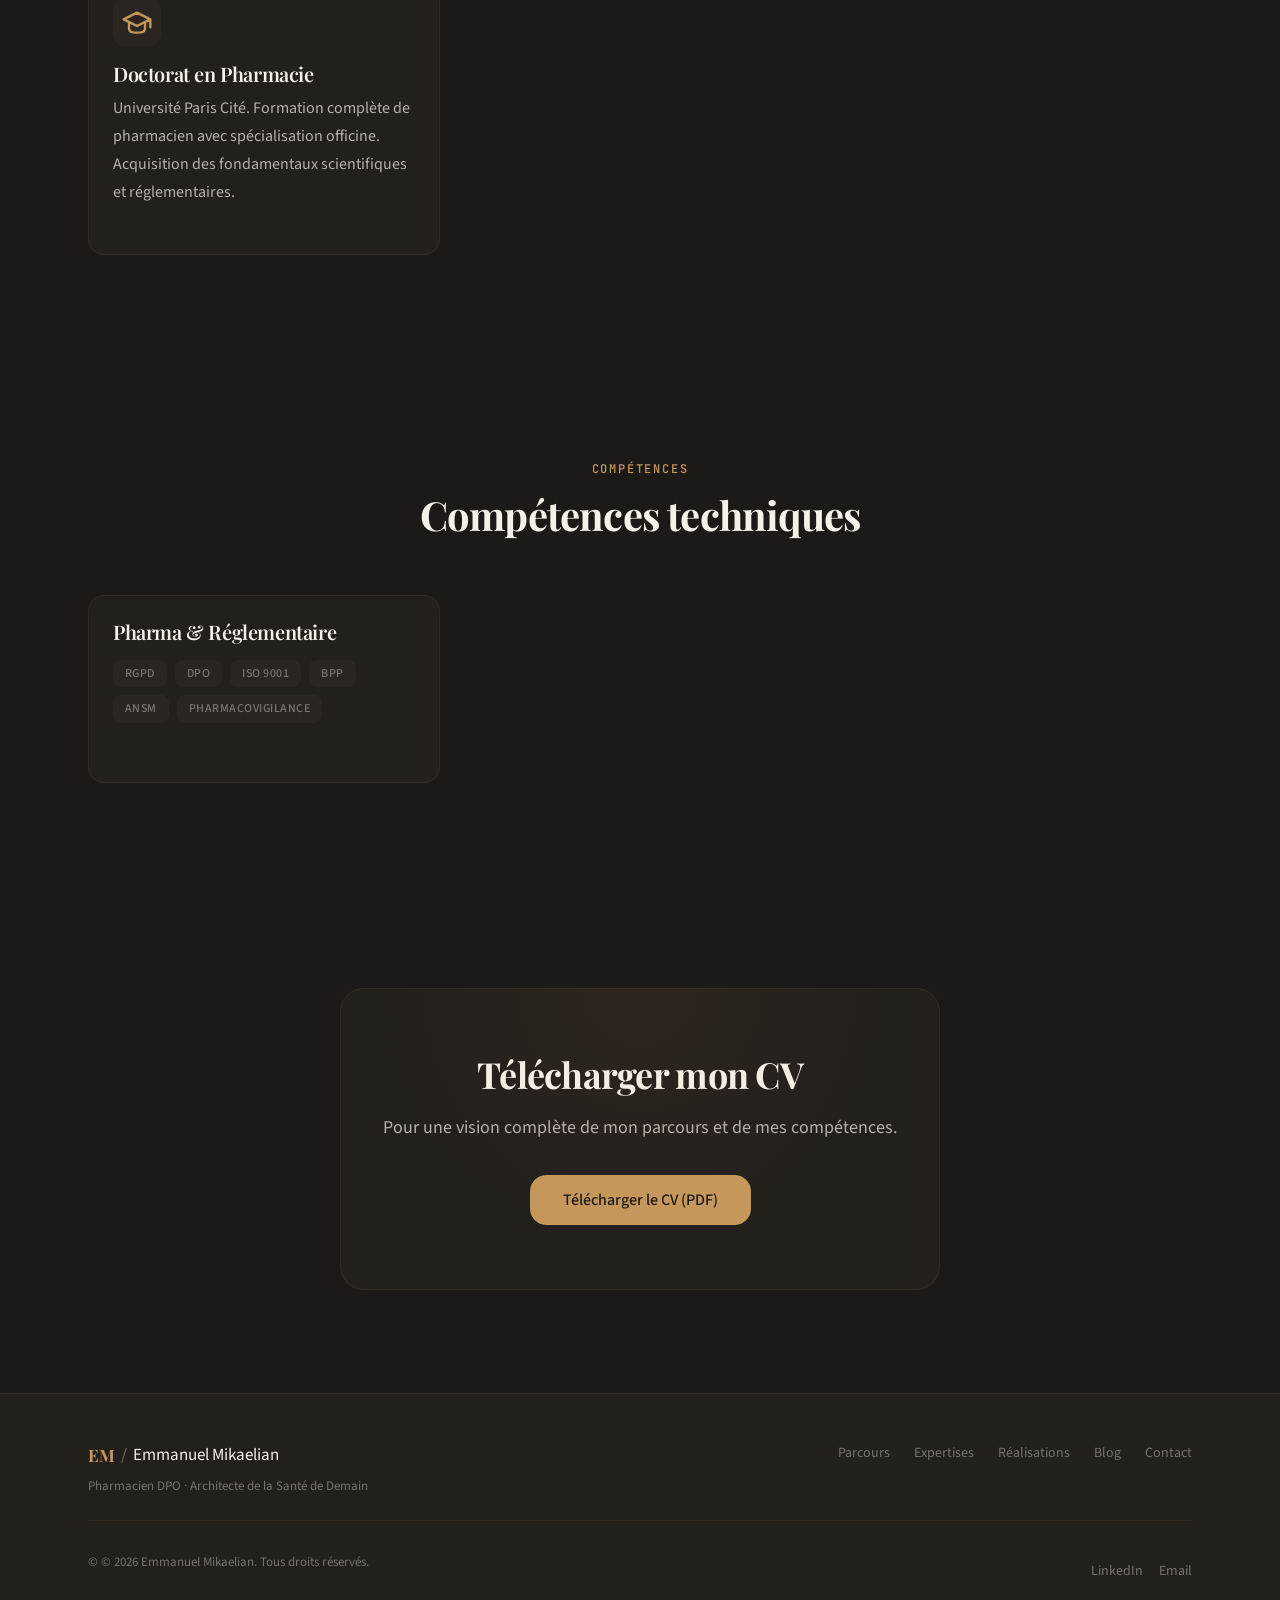
<file: parcours.html>
<!DOCTYPE html>
<html lang="fr" data-theme="editorial">
<head>
  <meta charset="UTF-8">
  <meta name="viewport" content="width=device-width, initial-scale=1.0">
  <title>Parcours — Emmanuel Mikaelian | Pharmacien DPO</title>
  <meta name="description" content="Découvrez le parcours d'Emmanuel Mikaelian : Docteur en Pharmacie, DU Intelligence Artificielle en Santé, et expert en transformation digitale des établissements de santé.">

  <!-- Open Graph -->
  <meta property="og:title" content="Parcours — Emmanuel Mikaelian">
  <meta property="og:description" content="Docteur en Pharmacie, DU IA en Santé. Un parcours alliant rigueur pharmaceutique et innovation technologique.">
  <meta property="og:type" content="website">
  <meta property="og:url" content="https://emmanuel-mikaelian.fr/parcours">
  <meta property="og:image" content="https://emmanuel-mikaelian.fr/assets/images/og-image.svg">
  <meta property="og:locale" content="fr_FR">

  <!-- Twitter Cards -->
  <meta name="twitter:card" content="summary_large_image">
  <meta name="twitter:title" content="Parcours — Emmanuel Mikaelian">
  <meta name="twitter:description" content="Docteur en Pharmacie, DU IA en Santé. Un parcours alliant rigueur pharmaceutique et innovation technologique.">
  <meta name="twitter:image" content="https://emmanuel-mikaelian.fr/assets/images/og-image.svg">

  <!-- Favicon -->
  <link rel="icon" type="image/svg+xml" href="assets/images/favicon.svg">

  <!-- Fonts -->
  <link rel="preconnect" href="https://fonts.googleapis.com">
  <link rel="preconnect" href="https://fonts.gstatic.com" crossorigin>
  <link href="https://fonts.googleapis.com/css2?family=Playfair+Display:ital,wght@0,400;0,600;0,700;1,400;1,600&family=Source+Sans+3:wght@400;500;600&family=Geist+Mono:wght@400;500;600;700&family=JetBrains+Mono:wght@400;500&display=swap" rel="stylesheet">

  <!-- Styles -->
  <link rel="stylesheet" href="css/reset.css">
  <link rel="stylesheet" href="css/variables.css">
  <link rel="stylesheet" href="css/base.css">
  <link rel="stylesheet" href="css/components.css">
  <link rel="stylesheet" href="css/layout.css">
  <link rel="stylesheet" href="css/pages.css">
</head>
<body data-theme="editorial">

  <!-- Skip Link -->
  <a href="#main-content" class="skip-link">Aller au contenu principal</a>

  <!-- Terminal background layer -->
  <div id="terminal-bg" aria-hidden="true"></div>

  <!-- Header -->
  <header class="header" role="banner">
    <div class="container header__inner">
      <a href="index.html" class="header__logo" aria-label="Emmanuel Mikaelian — Accueil">
        <span class="header__logo-mark" aria-hidden="true">EM</span>
        <span class="header__logo-sep" aria-hidden="true">/</span>
        <span class="header__logo-name">Emmanuel Mikaelian</span>
      </a>

      <nav class="nav" id="nav-menu" role="navigation" aria-label="Navigation principale">
        <a href="parcours.html" class="nav__link nav__link--active" aria-current="page" data-i18n="nav.parcours">Parcours</a>
        <a href="expertises.html" class="nav__link" data-i18n="nav.expertises">Expertises</a>
        <a href="realisations.html" class="nav__link" data-i18n="nav.realisations">Réalisations</a>
        <a href="blog.html" class="nav__link" data-i18n="nav.blog">Blog</a>
        <a href="contact.html" class="nav__link nav__link--cta" data-i18n="nav.contact">Contact</a>
      </nav>

      <div class="header__controls">
        <div class="lang-switch" role="group" aria-label="Changer de langue">
          <button class="lang-switch__btn lang-switch__btn--active" data-lang="fr" type="button" aria-pressed="true">FR</button>
          <button class="lang-switch__btn" data-lang="en" type="button" aria-pressed="false">EN</button>
        </div>
        <button id="theme-toggle" class="theme-toggle" aria-label="Basculer vers le mode terminal" aria-pressed="false" type="button">
          <span class="theme-toggle__editorial" aria-hidden="true">
            <svg width="18" height="18" viewBox="0 0 24 24" fill="none" stroke="currentColor" stroke-width="2" stroke-linecap="round" stroke-linejoin="round">
              <circle cx="12" cy="12" r="5"/><line x1="12" y1="1" x2="12" y2="3"/><line x1="12" y1="21" x2="12" y2="23"/><line x1="4.22" y1="4.22" x2="5.64" y2="5.64"/><line x1="18.36" y1="18.36" x2="19.78" y2="19.78"/><line x1="1" y1="12" x2="3" y2="12"/><line x1="21" y1="12" x2="23" y2="12"/><line x1="4.22" y1="19.78" x2="5.64" y2="18.36"/><line x1="18.36" y1="5.64" x2="19.78" y2="4.22"/>
            </svg>
            <span class="theme-toggle__label">Editorial</span>
          </span>
          <span class="theme-toggle__terminal" aria-hidden="true">
            <svg width="18" height="18" viewBox="0 0 24 24" fill="none" stroke="currentColor" stroke-width="2" stroke-linecap="round" stroke-linejoin="round">
              <polyline points="4 17 10 11 4 5"/><line x1="12" y1="19" x2="20" y2="19"/>
            </svg>
            <span class="theme-toggle__label">Terminal</span>
          </span>
        </button>

        <button class="hamburger" aria-label="Ouvrir le menu" aria-expanded="false" aria-controls="nav-menu" type="button">
          <span class="hamburger__bar"></span>
          <span class="hamburger__bar"></span>
          <span class="hamburger__bar"></span>
        </button>
      </div>
    </div>
  </header>

  <!-- Main Content -->
  <main id="main-content">

    <!-- Hero Section -->
    <section class="hero hero--page" aria-labelledby="page-title">
      <div class="container">
        <p class="section__eyebrow" data-i18n="p.eyebrow">Mon parcours</p>
        <h1 id="page-title" class="hero__title">
          <span data-i18n="p.title.1">Un chemin construit sur la rigueur,</span><br>
          <em class="hero__title-em" data-i18n="p.title.2">enrichi par la curiosité.</em>
        </h1>
        <p class="hero__description" data-i18n="p.desc">
          Un parcours professionnel guidé par une conviction : la technique doit servir l'humain.
          De la dispensation officinale à la direction qualité, en passant par l'automatisation PDA et la protection des données.
        </p>
      </div>
    </section>

    <!-- Timeline Section -->
    <section class="section" aria-labelledby="experience-title">
      <div class="container">
        <header class="section__header" data-reveal>
          <p class="section__eyebrow" data-i18n="p.exp.eyebrow">Expériences</p>
          <h2 id="experience-title" class="section__title" data-i18n="p.exp.title">Expériences professionnelles</h2>
        </header>

        <div class="timeline">
          <!-- H8 Pharma -->
          <article class="timeline__item" data-reveal data-reveal-delay="0">
            <div class="timeline__marker" aria-hidden="true"></div>
            <div class="timeline__content">
              <div class="timeline__date" data-i18n="p.job1.date">2023 → Présent</div>
              <h3 class="timeline__title" data-i18n="p.job1.title">Pharmacien DPO / PRAQ</h3>
              <p class="timeline__description">
                <strong>H8 Pharma — Groupement Boticinal</strong><br>
                Pilotage de la transformation digitale du groupement. Responsable du projet PURE/Pharma78 :
                création d'un pôle de 2 500 m² intégrant PDA robotisée pour 9 EHPAD.
                Certification ISO 9001 en cours. Mise en conformité RGPD et fonction DPO externalisé.
              </p>
            </div>
          </article>

          <!-- Pharmacie Mikaelian -->
          <article class="timeline__item" data-reveal data-reveal-delay="100">
            <div class="timeline__marker" aria-hidden="true"></div>
            <div class="timeline__content">
              <div class="timeline__date">2015 → 2023</div>
              <h3 class="timeline__title" data-i18n="p.job2.title">Pharmacien Titulaire</h3>
              <p class="timeline__description">
                <strong>Pharmacie Mikaelian — Conflans-Sainte-Honorine (78)</strong><br>
                Gestion complète d'une officine de quartier. Développement d'une approche centrée patient
                avec accent sur le conseil personnalisé et l'accompagnement des patients chroniques.
              </p>
            </div>
          </article>

          <!-- Expériences antérieures -->
          <article class="timeline__item" data-reveal data-reveal-delay="200">
            <div class="timeline__marker" aria-hidden="true"></div>
            <div class="timeline__content">
              <div class="timeline__date">2010 → 2015</div>
              <h3 class="timeline__title" data-i18n="p.job3.title">Pharmacien Assistant</h3>
              <p class="timeline__description">
                <strong>Diverses officines — Île-de-France</strong><br>
                Construction des fondamentaux du métier : dispensation, conseil, gestion des stocks,
                relation avec les prescripteurs. Exposition à différents modèles d'officine.
              </p>
            </div>
          </article>
        </div>
      </div>
    </section>

    <!-- Formations Section -->
    <section class="section" aria-labelledby="formations-title">
      <div class="container">
        <header class="section__header" data-reveal>
          <p class="section__eyebrow" data-i18n="p.form.eyebrow">Formation</p>
          <h2 id="formations-title" class="section__title" data-i18n="p.form.title">Formation & certifications</h2>
        </header>

        <div class="cards-grid">
          <article class="card" data-reveal data-reveal-delay="0">
            <div class="card__icon" aria-hidden="true">
              <svg width="32" height="32" viewBox="0 0 24 24" fill="none" stroke="currentColor" stroke-width="1.75" stroke-linecap="round" stroke-linejoin="round">
                <path d="M22 10v6M2 10l10-5 10 5-10 5z"/>
                <path d="M6 12v5c0 2 2 3 6 3s6-1 6-3v-5"/>
              </svg>
            </div>
            <h3 class="card__title" data-i18n="p.form1.title">Doctorat en Pharmacie</h3>
            <p class="card__text" data-i18n="p.form1.desc">
              Université Paris Cité. Formation complète de pharmacien avec spécialisation officine.
              Acquisition des fondamentaux scientifiques et réglementaires.
            </p>
          </article>

          <article class="card" data-reveal data-reveal-delay="100">
            <div class="card__icon" aria-hidden="true">
              <svg width="32" height="32" viewBox="0 0 24 24" fill="none" stroke="currentColor" stroke-width="1.75" stroke-linecap="round" stroke-linejoin="round">
                <path d="M12 2L2 7l10 5 10-5-10-5z"/>
                <path d="M2 17l10 5 10-5"/>
                <path d="M2 12l10 5 10-5"/>
              </svg>
            </div>
            <h3 class="card__title" data-i18n="p.form2.title">DU Intelligence Artificielle en Santé</h3>
            <p class="card__text" data-i18n="p.form2.desc">
              Compréhension des enjeux et applications de l'IA dans le domaine de la santé.
              Machine learning, traitement du langage naturel, éthique de l'IA médicale.
            </p>
          </article>

          <article class="card" data-reveal data-reveal-delay="200">
            <div class="card__icon" aria-hidden="true">
              <svg width="32" height="32" viewBox="0 0 24 24" fill="none" stroke="currentColor" stroke-width="1.75" stroke-linecap="round" stroke-linejoin="round">
                <path d="M12 15l-2 5 2-2 2 2-2-5z"/>
                <circle cx="12" cy="8" r="6"/>
                <path d="M9 12l2 2 4-4"/>
              </svg>
            </div>
            <h3 class="card__title" data-i18n="p.form3.title">Certifications complémentaires</h3>
            <p class="card__text" data-i18n="p.form3.desc">
              RGPD / DPO, ISO 9001, Bonnes Pratiques de Préparation,
              Management de la qualité en établissement de santé.
            </p>
          </article>
        </div>
      </div>
    </section>

    <!-- Compétences Section -->
    <section class="section" aria-labelledby="skills-title">
      <div class="container">
        <header class="section__header" data-reveal>
          <p class="section__eyebrow" data-i18n="p.skills.eyebrow">Compétences</p>
          <h2 id="skills-title" class="section__title" data-i18n="p.skills.title">Compétences techniques</h2>
        </header>

        <div class="cards-grid">
          <div class="card" data-reveal data-reveal-delay="0">
            <h3 class="card__title" data-i18n="p.skills1">Pharma & Réglementaire</h3>
            <div class="tags" style="margin-top: var(--space-4)">
              <span class="tag">RGPD</span>
              <span class="tag">DPO</span>
              <span class="tag">ISO 9001</span>
              <span class="tag">BPP</span>
              <span class="tag">ANSM</span>
              <span class="tag">Pharmacovigilance</span>
            </div>
          </div>

          <div class="card" data-reveal data-reveal-delay="100">
            <h3 class="card__title" data-i18n="p.skills2">PDA & Automatisation</h3>
            <div class="tags" style="margin-top: var(--space-4)">
              <span class="tag">Automates PDA</span>
              <span class="tag">LGO</span>
              <span class="tag">SSI Santé</span>
              <span class="tag">Traçabilité</span>
              <span class="tag">EHPAD</span>
              <span class="tag">Circuit du médicament</span>
            </div>
          </div>

          <div class="card" data-reveal data-reveal-delay="200">
            <h3 class="card__title" data-i18n="p.skills3">Tech & IA</h3>
            <div class="tags" style="margin-top: var(--space-4)">
              <span class="tag">Prompt Engineering</span>
              <span class="tag">Workflows IA</span>
              <span class="tag">HTML/CSS</span>
              <span class="tag">No-code</span>
              <span class="tag">API</span>
              <span class="tag">Documentation technique</span>
            </div>
          </div>
        </div>
      </div>
    </section>

    <!-- CTA Section -->
    <section class="cta-section" aria-labelledby="cta-title">
      <div class="container">
        <div class="cta-box" data-reveal>
          <h2 id="cta-title" class="cta-box__title" data-i18n="p.cta.title">Télécharger mon CV</h2>
          <p class="cta-box__text" data-i18n="p.cta.text">Pour une vision complète de mon parcours et de mes compétences.</p>
          <a href="assets/documents/cv-emmanuel-mikaelian.pdf" class="btn btn--primary btn--lg" download data-i18n="p.cta.btn">
            Télécharger le CV (PDF)
          </a>
        </div>
      </div>
    </section>

  </main>

  <!-- Footer -->
  <footer class="footer" role="contentinfo">
    <div class="container footer__inner">
      <div class="footer__top">
        <div class="footer__brand">
          <span class="footer__logo">
            <span class="footer__logo-mark">EM</span>
            <span class="footer__logo-sep">/</span>
            Emmanuel Mikaelian
          </span>
          <p class="footer__tagline" data-i18n="footer.tagline">Pharmacien DPO · Architecte de la Santé de Demain</p>
        </div>
        <nav class="footer__nav" aria-label="Navigation pied de page">
          <a href="parcours.html" class="footer__nav-link" data-i18n="nav.parcours">Parcours</a>
          <a href="expertises.html" class="footer__nav-link" data-i18n="nav.expertises">Expertises</a>
          <a href="realisations.html" class="footer__nav-link" data-i18n="nav.realisations">Réalisations</a>
          <a href="blog.html" class="footer__nav-link" data-i18n="nav.blog">Blog</a>
          <a href="contact.html" class="footer__nav-link" data-i18n="nav.contact">Contact</a>
        </nav>
      </div>
      <div class="footer__bottom">
        <p class="footer__copyright">&copy; <span data-i18n="footer.copy">2026 Emmanuel Mikaelian. Tous droits réservés.</span></p>
        <div class="footer__social">
          <a href="https://linkedin.com/in/emmanuel-mikaelian" class="footer__social-link" target="_blank" rel="noopener noreferrer" aria-label="Profil LinkedIn">LinkedIn</a>
          <a href="mailto:emmanuel@h8pharma.fr" class="footer__social-link" aria-label="Envoyer un email">Email</a>
        </div>
      </div>
    </div>
  </footer>

  <!-- Scripts -->
  <script src="js/main.js" defer></script>

</body>
</html>
</file>
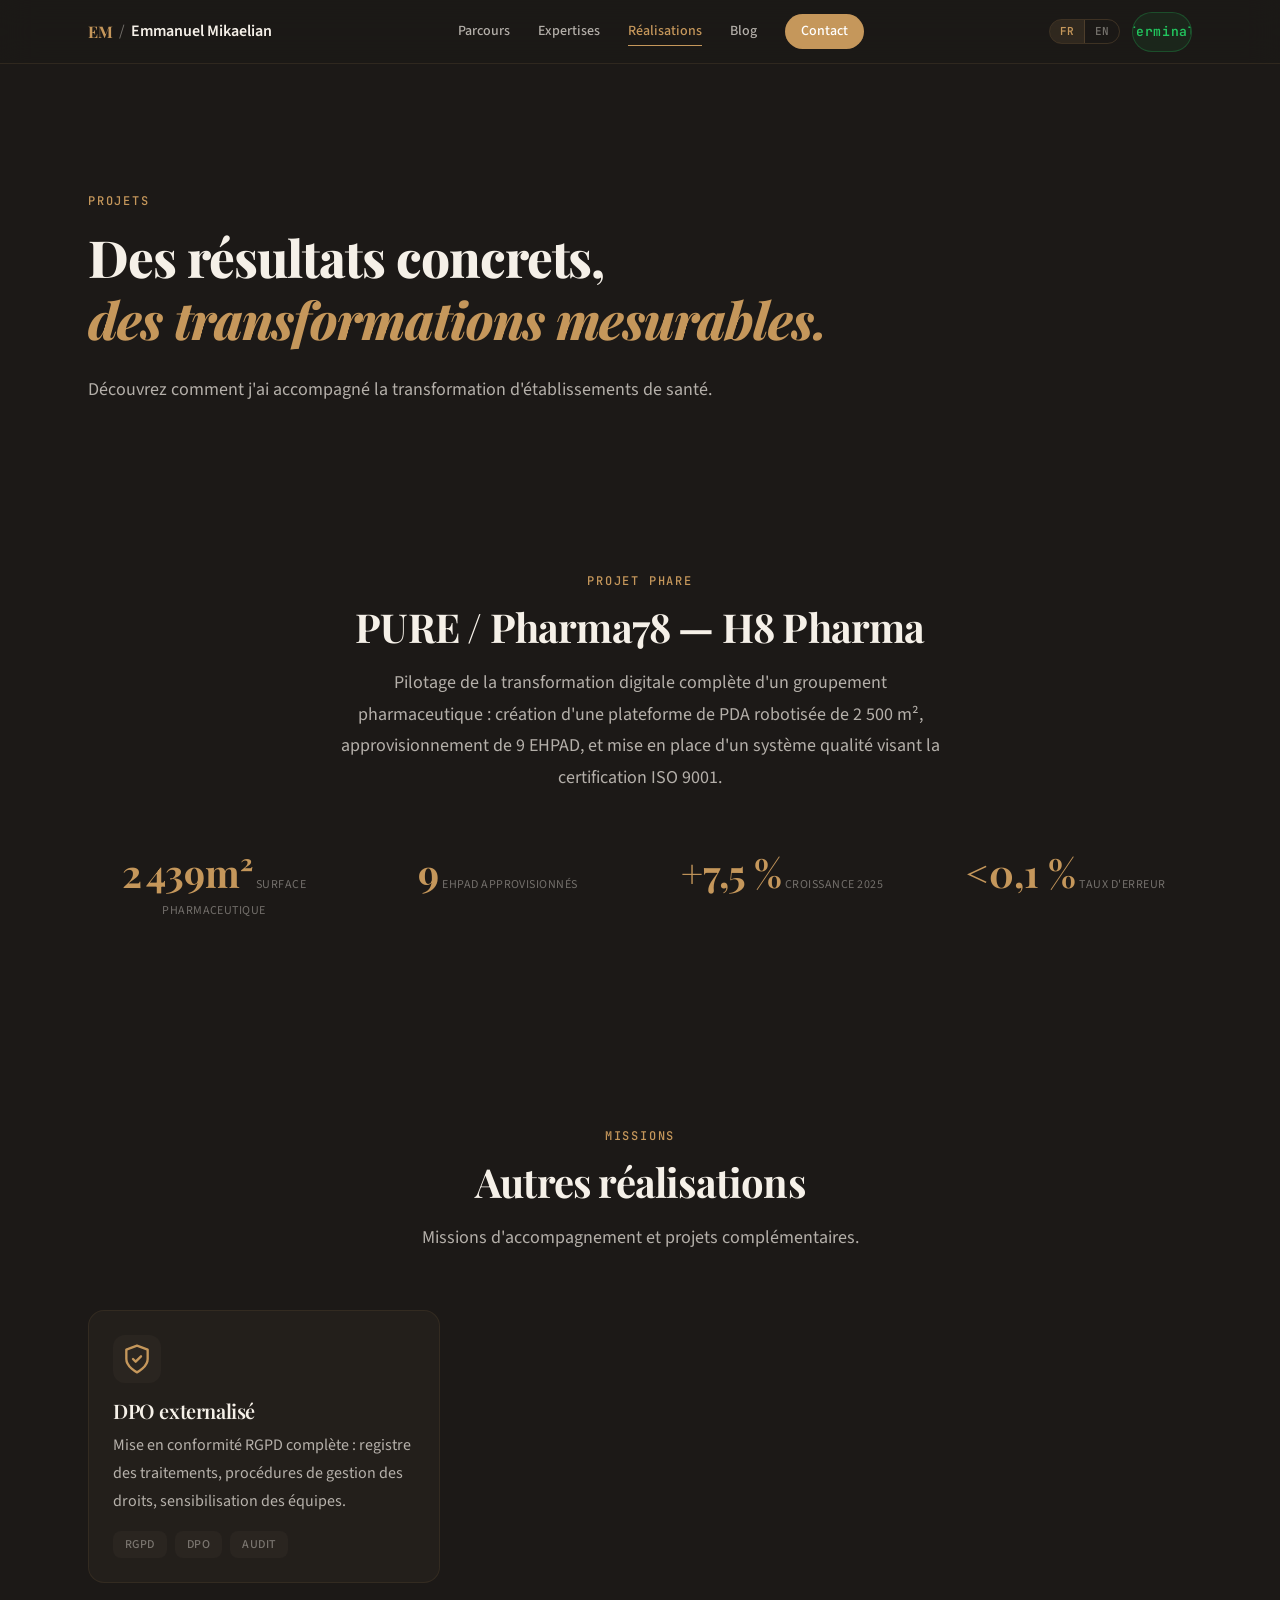
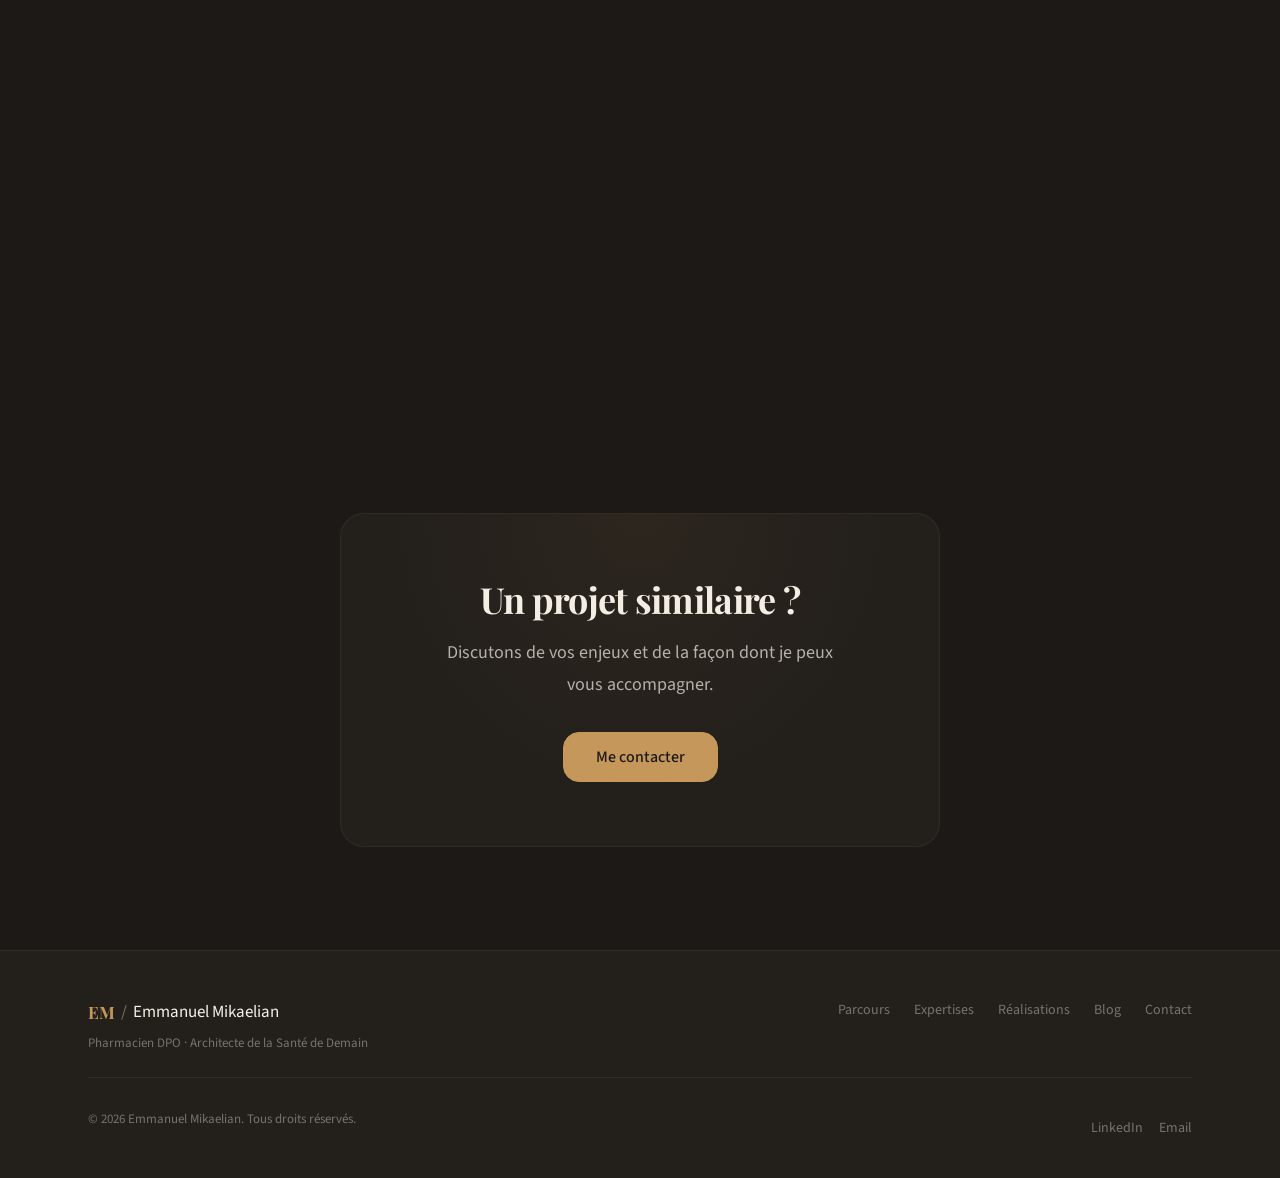
<file: realisations.html>
<!DOCTYPE html>
<html lang="fr" data-theme="editorial">
<head>
  <meta charset="UTF-8">
  <meta name="viewport" content="width=device-width, initial-scale=1.0">
  <title>Réalisations — Emmanuel Mikaelian</title>
  <meta name="description" content="Projets concrets : transformation digitale H8 Pharma, PDA robotisée pour 9 EHPAD, certification ISO 9001, systèmes qualité et conformité RGPD.">

  <!-- Open Graph -->
  <meta property="og:type" content="website">
  <meta property="og:url" content="https://emmanuel-mikaelian.fr/realisations.html">
  <meta property="og:title" content="Réalisations — Emmanuel Mikaelian">
  <meta property="og:description" content="Projets concrets en transformation digitale, PDA robotisée et conformité.">
  <meta property="og:image" content="https://emmanuel-mikaelian.fr/assets/images/og-image.svg">
  <meta property="og:locale" content="fr_FR">

  <!-- Twitter Cards -->
  <meta name="twitter:card" content="summary_large_image">
  <meta name="twitter:title" content="Réalisations — Emmanuel Mikaelian">
  <meta name="twitter:description" content="Projets concrets en transformation digitale, PDA robotisée et conformité.">
  <meta name="twitter:image" content="https://emmanuel-mikaelian.fr/assets/images/og-image.svg">

  <!-- Favicon -->
  <link rel="icon" type="image/svg+xml" href="assets/images/favicon.svg">

  <!-- Fonts -->
  <link rel="preconnect" href="https://fonts.googleapis.com">
  <link rel="preconnect" href="https://fonts.gstatic.com" crossorigin>
  <link href="https://fonts.googleapis.com/css2?family=Playfair+Display:ital,wght@0,400;0,600;0,700;1,400;1,600&family=Source+Sans+3:wght@400;500;600&family=Geist+Mono:wght@400;500;600;700&family=JetBrains+Mono:wght@400;500&display=swap" rel="stylesheet">

  <!-- Styles -->
  <link rel="stylesheet" href="css/reset.css">
  <link rel="stylesheet" href="css/variables.css">
  <link rel="stylesheet" href="css/base.css">
  <link rel="stylesheet" href="css/components.css">
  <link rel="stylesheet" href="css/layout.css">
  <link rel="stylesheet" href="css/pages.css">
</head>
<body data-theme="editorial">

  <!-- Skip Link -->
  <a href="#main-content" class="skip-link">Aller au contenu principal</a>

  <!-- Terminal background layer -->
  <div id="terminal-bg" aria-hidden="true"></div>

  <!-- Header -->
  <header class="header" role="banner">
    <div class="container header__inner">
      <a href="index.html" class="header__logo" aria-label="Emmanuel Mikaelian — Accueil">
        <span class="header__logo-mark" aria-hidden="true">EM</span>
        <span class="header__logo-sep" aria-hidden="true">/</span>
        <span class="header__logo-name">Emmanuel Mikaelian</span>
      </a>

      <nav class="nav" id="nav-menu" role="navigation" aria-label="Navigation principale">
        <a href="parcours.html" class="nav__link" data-i18n="nav.parcours">Parcours</a>
        <a href="expertises.html" class="nav__link" data-i18n="nav.expertises">Expertises</a>
        <a href="realisations.html" class="nav__link nav__link--active" aria-current="page" data-i18n="nav.realisations">Réalisations</a>
        <a href="blog.html" class="nav__link" data-i18n="nav.blog">Blog</a>
        <a href="contact.html" class="nav__link nav__link--cta" data-i18n="nav.contact">Contact</a>
      </nav>

      <div class="header__controls">
        <div class="lang-switch" role="group" aria-label="Changer de langue">
          <button class="lang-switch__btn lang-switch__btn--active" data-lang="fr" type="button" aria-pressed="true">FR</button>
          <button class="lang-switch__btn" data-lang="en" type="button" aria-pressed="false">EN</button>
        </div>
        <button id="theme-toggle" class="theme-toggle" aria-label="Basculer vers le mode terminal" aria-pressed="false" type="button">
          <span class="theme-toggle__editorial" aria-hidden="true">
            <svg width="18" height="18" viewBox="0 0 24 24" fill="none" stroke="currentColor" stroke-width="2" stroke-linecap="round" stroke-linejoin="round">
              <circle cx="12" cy="12" r="5"/><line x1="12" y1="1" x2="12" y2="3"/><line x1="12" y1="21" x2="12" y2="23"/><line x1="4.22" y1="4.22" x2="5.64" y2="5.64"/><line x1="18.36" y1="18.36" x2="19.78" y2="19.78"/><line x1="1" y1="12" x2="3" y2="12"/><line x1="21" y1="12" x2="23" y2="12"/><line x1="4.22" y1="19.78" x2="5.64" y2="18.36"/><line x1="18.36" y1="5.64" x2="19.78" y2="4.22"/>
            </svg>
            <span class="theme-toggle__label">Editorial</span>
          </span>
          <span class="theme-toggle__terminal" aria-hidden="true">
            <svg width="18" height="18" viewBox="0 0 24 24" fill="none" stroke="currentColor" stroke-width="2" stroke-linecap="round" stroke-linejoin="round">
              <polyline points="4 17 10 11 4 5"/><line x1="12" y1="19" x2="20" y2="19"/>
            </svg>
            <span class="theme-toggle__label">Terminal</span>
          </span>
        </button>

        <button class="hamburger" aria-label="Ouvrir le menu" aria-expanded="false" aria-controls="nav-menu" type="button">
          <span class="hamburger__bar"></span>
          <span class="hamburger__bar"></span>
          <span class="hamburger__bar"></span>
        </button>
      </div>
    </div>
  </header>

  <!-- Main Content -->
  <main id="main-content">

    <!-- Hero -->
    <section class="hero hero--page" aria-labelledby="page-title">
      <div class="container">
        <p class="section__eyebrow" data-i18n="r.eyebrow">Projets</p>
        <h1 id="page-title" class="hero__title">
          <span data-i18n="r.title.1">Des résultats concrets,</span><br>
          <em class="hero__title-em" data-i18n="r.title.2">des transformations mesurables.</em>
        </h1>
        <p class="hero__description" data-i18n="r.desc">
          Découvrez comment j'ai accompagné la transformation d'établissements de santé.
        </p>
      </div>
    </section>

    <!-- Projet Principal -->
    <section class="section" aria-labelledby="featured-title">
      <div class="container">
        <header class="section__header" data-reveal>
          <p class="section__eyebrow" data-i18n="r.feat.eyebrow">Projet phare</p>
          <h2 id="featured-title" class="section__title" data-i18n="r.feat.title">PURE / Pharma78 — H8 Pharma</h2>
          <p class="section__description" data-i18n="r.feat.desc">
            Pilotage de la transformation digitale complète d'un groupement pharmaceutique :
            création d'une plateforme de PDA robotisée de 2 500 m², approvisionnement de 9 EHPAD,
            et mise en place d'un système qualité visant la certification ISO 9001.
          </p>
        </header>

        <div class="stats-grid" data-reveal>
          <div class="stat">
            <span class="stat__value">2 500 m²</span>
            <span class="stat__label" data-i18n="r.stat1">Surface pharmaceutique</span>
          </div>
          <div class="stat">
            <span class="stat__value">9</span>
            <span class="stat__label" data-i18n="r.stat2">EHPAD approvisionnés</span>
          </div>
          <div class="stat">
            <span class="stat__value">+7,7 %</span>
            <span class="stat__label" data-i18n="r.stat3">Croissance 2025</span>
          </div>
          <div class="stat">
            <span class="stat__value">&lt;0,1 %</span>
            <span class="stat__label" data-i18n="r.stat4">Taux d'erreur</span>
          </div>
        </div>
      </div>
    </section>

    <!-- Autres Réalisations -->
    <section class="section" aria-labelledby="other-realisations-title">
      <div class="container">
        <header class="section__header" data-reveal>
          <p class="section__eyebrow" data-i18n="r.other.eyebrow">Missions</p>
          <h2 id="other-realisations-title" class="section__title" data-i18n="r.other.title">Autres réalisations</h2>
          <p class="section__description" data-i18n="r.other.desc">Missions d'accompagnement et projets complémentaires.</p>
        </header>

        <div class="cards-grid">
          <article class="card" data-reveal data-reveal-delay="0">
            <div class="card__icon" aria-hidden="true">
              <svg width="32" height="32" viewBox="0 0 24 24" fill="none" stroke="currentColor" stroke-width="1.75" stroke-linecap="round" stroke-linejoin="round">
                <path d="M12 22s8-4 8-10V5l-8-3-8 3v7c0 6 8 10 8 10z"/>
                <path d="M9 12l2 2 4-4"/>
              </svg>
            </div>
            <h3 class="card__title" data-i18n="r.card1.title">DPO externalisé</h3>
            <p class="card__text" data-i18n="r.card1.desc">Mise en conformité RGPD complète : registre des traitements, procédures de gestion des droits, sensibilisation des équipes.</p>
            <div class="tags" style="margin-top: var(--space-4)">
              <span class="tag">RGPD</span><span class="tag">DPO</span><span class="tag">Audit</span>
            </div>
          </article>

          <article class="card" data-reveal data-reveal-delay="100">
            <div class="card__icon" aria-hidden="true">
              <svg width="32" height="32" viewBox="0 0 24 24" fill="none" stroke="currentColor" stroke-width="1.75" stroke-linecap="round" stroke-linejoin="round">
                <path d="M14 2H6a2 2 0 0 0-2 2v16a2 2 0 0 0 2 2h12a2 2 0 0 0 2-2V8z"/>
                <polyline points="14 2 14 8 20 8"/>
                <line x1="16" y1="13" x2="8" y2="13"/>
                <line x1="16" y1="17" x2="8" y2="17"/>
              </svg>
            </div>
            <h3 class="card__title" data-i18n="r.card2.title">Système Qualité ISO 9001</h3>
            <p class="card__text" data-i18n="r.card2.desc">Conception et déploiement d'un SMQ : cartographie des processus, indicateurs, revues de direction.</p>
            <div class="tags" style="margin-top: var(--space-4)">
              <span class="tag">ISO 9001</span><span class="tag">SMQ</span>
            </div>
          </article>

          <article class="card" data-reveal data-reveal-delay="200">
            <div class="card__icon" aria-hidden="true">
              <svg width="32" height="32" viewBox="0 0 24 24" fill="none" stroke="currentColor" stroke-width="1.75" stroke-linecap="round" stroke-linejoin="round">
                <rect x="2" y="3" width="20" height="14" rx="2" ry="2"/>
                <line x1="8" y1="21" x2="16" y2="21"/>
                <line x1="12" y1="17" x2="12" y2="21"/>
              </svg>
            </div>
            <h3 class="card__title" data-i18n="r.card3.title">SOPs PDA & Procédures BPP</h3>
            <p class="card__text" data-i18n="r.card3.desc">Rédaction de l'ensemble des procédures opérationnelles standardisées conformes aux Bonnes Pratiques de Préparation.</p>
            <div class="tags" style="margin-top: var(--space-4)">
              <span class="tag">SOP</span><span class="tag">BPP</span>
            </div>
          </article>

          <article class="card" data-reveal data-reveal-delay="300">
            <div class="card__icon" aria-hidden="true">
              <svg width="32" height="32" viewBox="0 0 24 24" fill="none" stroke="currentColor" stroke-width="1.75" stroke-linecap="round" stroke-linejoin="round">
                <polyline points="16 18 22 12 16 6"/>
                <polyline points="8 6 2 12 8 18"/>
              </svg>
            </div>
            <h3 class="card__title" data-i18n="r.card4.title">Outils internes & Workflows IA</h3>
            <p class="card__text" data-i18n="r.card4.desc">Développement d'outils de productivité internes : automatisation de documents, workflows documentaires assistés par IA.</p>
            <div class="tags" style="margin-top: var(--space-4)">
              <span class="tag">IA</span><span class="tag">Automatisation</span>
            </div>
          </article>

          <article class="card" data-reveal data-reveal-delay="400">
            <div class="card__icon" aria-hidden="true">
              <svg width="32" height="32" viewBox="0 0 24 24" fill="none" stroke="currentColor" stroke-width="1.75" stroke-linecap="round" stroke-linejoin="round">
                <path d="M17 21v-2a4 4 0 0 0-4-4H5a4 4 0 0 0-4 4v2"/>
                <circle cx="9" cy="7" r="4"/>
                <path d="M23 21v-2a4 4 0 0 0-3-3.87"/>
                <path d="M16 3.13a4 4 0 0 1 0 7.75"/>
              </svg>
            </div>
            <h3 class="card__title" data-i18n="r.card5.title">Formation équipes EHPAD</h3>
            <p class="card__text" data-i18n="r.card5.desc">Programmes de formation pour les équipes soignantes sur la gestion des traitements, l'utilisation des piluliers et la traçabilité.</p>
            <div class="tags" style="margin-top: var(--space-4)">
              <span class="tag">Formation</span><span class="tag">EHPAD</span>
            </div>
          </article>

          <article class="card" data-reveal data-reveal-delay="500">
            <div class="card__icon" aria-hidden="true">
              <svg width="32" height="32" viewBox="0 0 24 24" fill="none" stroke="currentColor" stroke-width="1.75" stroke-linecap="round" stroke-linejoin="round">
                <line x1="12" y1="1" x2="12" y2="23"/>
                <path d="M17 5H9.5a3.5 3.5 0 0 0 0 7h5a3.5 3.5 0 0 1 0 7H6"/>
              </svg>
            </div>
            <h3 class="card__title" data-i18n="r.card6.title">Optimisation achats fournisseurs</h3>
            <p class="card__text" data-i18n="r.card6.desc">Renégociation des contrats grossistes et laboratoires, analyse des conditions commerciales, optimisation de la marge brute.</p>
            <div class="tags" style="margin-top: var(--space-4)">
              <span class="tag">Achats</span><span class="tag">Négociation</span>
            </div>
          </article>
        </div>
      </div>
    </section>

    <!-- CTA -->
    <section class="cta-section" aria-labelledby="cta-title">
      <div class="container">
        <div class="cta-box" data-reveal>
          <h2 id="cta-title" class="cta-box__title" data-i18n="r.cta.title">Un projet similaire ?</h2>
          <p class="cta-box__text" data-i18n="r.cta.text">Discutons de vos enjeux et de la façon dont je peux vous accompagner.</p>
          <a href="contact.html" class="btn btn--primary btn--lg" data-i18n="r.cta.btn">Me contacter</a>
        </div>
      </div>
    </section>
  </main>

  <!-- Footer -->
  <footer class="footer" role="contentinfo">
    <div class="container footer__inner">
      <div class="footer__top">
        <div class="footer__brand">
          <span class="footer__logo">
            <span class="footer__logo-mark">EM</span>
            <span class="footer__logo-sep">/</span>
            Emmanuel Mikaelian
          </span>
          <p class="footer__tagline" data-i18n="footer.tagline">Pharmacien DPO · Architecte de la Santé de Demain</p>
        </div>
        <nav class="footer__nav" aria-label="Navigation pied de page">
          <a href="parcours.html" class="footer__nav-link" data-i18n="nav.parcours">Parcours</a>
          <a href="expertises.html" class="footer__nav-link" data-i18n="nav.expertises">Expertises</a>
          <a href="realisations.html" class="footer__nav-link" data-i18n="nav.realisations">Réalisations</a>
          <a href="blog.html" class="footer__nav-link" data-i18n="nav.blog">Blog</a>
          <a href="contact.html" class="footer__nav-link" data-i18n="nav.contact">Contact</a>
        </nav>
      </div>
      <div class="footer__bottom">
        <p class="footer__copyright"><span data-i18n="footer.copy">&copy; 2026 Emmanuel Mikaelian. Tous droits réservés.</span></p>
        <div class="footer__social">
          <a href="https://linkedin.com/in/emmanuel-mikaelian" class="footer__social-link" target="_blank" rel="noopener noreferrer" aria-label="Profil LinkedIn">LinkedIn</a>
          <a href="mailto:emmanuel@h8pharma.fr" class="footer__social-link" aria-label="Envoyer un email">Email</a>
        </div>
      </div>
    </div>
  </footer>

  <!-- Scripts -->
  <script src="js/main.js" defer></script>

</body>
</html>
</file>
<file: css/variables.css>
/* ==========================================================================
   CSS Custom Properties — Dual Theme System
   Themes: Editorial Pharma (default) | Terminal Hacker
   ========================================================================== */

/* ==========================================================================
   SHARED TOKENS — layout, spacing, type scale, radii, z-index, motion
   These values do not change between themes.
   ========================================================================== */

:root {

  /* --- Spacing scale ---------------------------------------------------- */
  --space-1:   0.25rem;   /*  4px */
  --space-2:   0.5rem;    /*  8px */
  --space-3:   0.75rem;   /* 12px */
  --space-4:   1rem;      /* 16px */
  --space-5:   1.25rem;   /* 20px */
  --space-6:   1.5rem;    /* 24px */
  --space-8:   2rem;      /* 32px */
  --space-10:  2.5rem;    /* 40px */
  --space-12:  3rem;      /* 48px */
  --space-16:  4rem;      /* 64px */
  --space-20:  5rem;      /* 80px */
  --space-24:  6rem;      /* 96px */
  --space-32:  8rem;      /* 128px */

  /* --- Type scale ------------------------------------------------------- */
  --text-xs:   0.75rem;                            /* 12px */
  --text-sm:   0.875rem;                           /* 14px */
  --text-base: 1rem;                               /* 16px */
  --text-lg:   1.125rem;                           /* 18px */
  --text-xl:   1.25rem;                            /* 20px */
  --text-2xl:  1.5rem;                             /* 24px */
  --text-3xl:  1.875rem;                           /* 30px */
  --text-4xl:  2.25rem;                            /* 36px */
  --text-5xl:  clamp(2.5rem,  5vw, 3rem);          /* 40–48px */
  --text-6xl:  clamp(3rem,    6vw, 4rem);          /* 48–64px */
  --text-hero: clamp(3.5rem,  8vw, 6rem);          /* 56–96px */

  /* --- Line heights ----------------------------------------------------- */
  --leading-none:    1;
  --leading-tight:   1.2;
  --leading-snug:    1.35;
  --leading-normal:  1.6;
  --leading-relaxed: 1.75;

  /* --- Letter spacing --------------------------------------------------- */
  --tracking-tighter: -0.04em;
  --tracking-tight:   -0.02em;
  --tracking-normal:   0;
  --tracking-wide:     0.04em;
  --tracking-wider:    0.08em;
  --tracking-widest:   0.15em;
  --tracking-caps:     0.1em;

  /* --- Font weights ----------------------------------------------------- */
  --weight-light:    300;
  --weight-regular:  400;
  --weight-medium:   500;
  --weight-semibold: 600;
  --weight-bold:     700;
  --weight-extrabold:800;

  /* --- Border radius ---------------------------------------------------- */
  --radius-sm:   0.25rem;   /*  4px */
  --radius-md:   0.5rem;    /*  8px */
  --radius-lg:   0.75rem;   /* 12px */
  --radius-xl:   1rem;      /* 16px */
  --radius-2xl:  1.5rem;    /* 24px */
  --radius-full: 9999px;

  /* --- Z-index scale ---------------------------------------------------- */
  --z-base:     0;
  --z-raised:   10;
  --z-dropdown: 100;
  --z-sticky:   200;
  --z-header:   300;
  --z-overlay:  400;
  --z-drawer:   450;
  --z-modal:    500;

  /* --- Layout / containers ---------------------------------------------- */
  --container-max:    1200px;
  --container-wide:   1400px;
  --container-narrow:  720px;
  --container-prose:   640px;
  --header-height:      64px;
  --section-gap:       clamp(3rem, 8vw, 8rem);
  --gutter:            clamp(1rem, 4vw, 2rem);

  /* --- Motion / transitions --------------------------------------------- */
  --duration-fast:   150ms;
  --duration-base:   250ms;
  --duration-slow:   400ms;
  --duration-slower: 600ms;

  --ease-out:     cubic-bezier(0.16, 1, 0.3, 1);
  --ease-in-out:  cubic-bezier(0.45, 0, 0.55, 1);
  --ease-spring:  cubic-bezier(0.34, 1.56, 0.64, 1);

  --transition-fast:   var(--duration-fast)  var(--ease-out);
  --transition-base:   var(--duration-base)  var(--ease-out);
  --transition-slow:   var(--duration-slow)  var(--ease-out);
  --transition-colors: color             var(--duration-base) var(--ease-out),
                       background-color  var(--duration-base) var(--ease-out),
                       border-color      var(--duration-base) var(--ease-out),
                       box-shadow        var(--duration-base) var(--ease-out);

}


/* ==========================================================================
   THEME 1 — EDITORIAL PHARMA  (default)
   Warm dark brown editorial palette. Applied by default and via
   [data-theme="editorial"]. Heading font: Playfair Display. Accent: gold.
   ========================================================================== */

:root,
[data-theme="editorial"] {

  /* --- Core surfaces ---------------------------------------------------- */
  --color-bg:       #1c1917;
  --color-surface:  #231f1b;
  --color-elevated: #2a2520;
  --color-overlay:  rgba(28, 25, 23, 0.85);

  /* --- Typography ------------------------------------------------------- */
  --color-text-primary:   #f5f0e8;
  --color-text-secondary: rgba(245, 240, 232, 0.7);
  --color-text-muted:     rgba(245, 240, 232, 0.4);
  --color-text-disabled:  rgba(245, 240, 232, 0.2);
  --color-text-inverse:   #1c1917;

  /* --- Accent — gold ---------------------------------------------------- */
  --color-accent:        #c5975b;
  --color-accent-light:  #d4ab78;
  --color-accent-dim:    rgba(197, 151, 91, 0.12);
  --color-accent-subtle: rgba(197, 151, 91, 0.06);
  --color-accent-hover:  rgba(197, 151, 91, 0.20);

  /* --- Secondary accent — pétrol --------------------------------------- */
  --color-petrole:       #2d6a8a;
  --color-petrole-light: #3d7fa3;
  --color-petrole-dim:   rgba(45, 106, 138, 0.15);

  /* --- Semantic states -------------------------------------------------- */
  --color-success:     #34d399;
  --color-success-dim: rgba(52, 211, 153, 0.12);
  --color-warning:     #f59e0b;
  --color-warning-dim: rgba(245, 158, 11, 0.12);
  --color-error:       #f87171;
  --color-error-dim:   rgba(248, 113, 113, 0.12);
  --color-info:        #60a5fa;
  --color-info-dim:    rgba(96, 165, 250, 0.12);

  /* --- Borders ---------------------------------------------------------- */
  --color-border-subtle: rgba(197, 151, 91, 0.10);
  --color-border:        rgba(197, 151, 91, 0.20);
  --color-border-strong: rgba(197, 151, 91, 0.35);
  --color-border-focus:  rgba(197, 151, 91, 0.65);

  /* --- Shadows (warm brown tones) --------------------------------------- */
  --shadow-sm:     0 1px 3px  rgba(12, 9, 6, 0.40),
                   0 1px 2px  rgba(12, 9, 6, 0.30);
  --shadow-md:     0 4px 12px rgba(12, 9, 6, 0.45),
                   0 2px 6px  rgba(12, 9, 6, 0.35);
  --shadow-lg:     0 10px 30px rgba(12, 9, 6, 0.50),
                   0 4px 12px  rgba(12, 9, 6, 0.40);
  --shadow-xl:     0 20px 50px rgba(12, 9, 6, 0.60),
                   0 8px 20px  rgba(12, 9, 6, 0.45);
  --shadow-accent: 0 4px 20px rgba(197, 151, 91, 0.18),
                   0 1px 6px  rgba(197, 151, 91, 0.10);
  --shadow-inset:  inset 0 1px 3px rgba(12, 9, 6, 0.50);

  /* --- Typography stacks ------------------------------------------------ */
  --font-sans:  'Playfair Display', Georgia, 'Times New Roman', serif;
  --font-body:  'Source Sans 3', -apple-system, BlinkMacSystemFont,
                'Segoe UI', Helvetica, Arial, sans-serif;
  --font-mono:  'JetBrains Mono', 'Fira Code', 'Cascadia Code',
                'Consolas', monospace;

  /* --- Glassmorphism ---------------------------------------------------- */
  --glass-bg:     rgba(28, 25, 23, 0.80);
  --glass-border: rgba(197, 151, 91, 0.12);
  --glass-blur:   16px;

  /* --- Theme-specific effects ------------------------------------------ */
  --glow-accent:   none;
  --glow-surface:  none;
  --terminal-glow: none;

  /* --- Scrollbar -------------------------------------------------------- */
  --scrollbar-track:       #1c1917;
  --scrollbar-thumb:       rgba(197, 151, 91, 0.25);
  --scrollbar-thumb-hover: rgba(197, 151, 91, 0.45);

  /* --- Selection -------------------------------------------------------- */
  --selection-bg:   rgba(197, 151, 91, 0.25);
  --selection-text: #f5f0e8;
}


/* ==========================================================================
   THEME 2 — TERMINAL HACKER
   Deep dark blue-black palette, monospace-first. Applied via
   [data-theme="terminal"]. Accent: terminal green (#22c55e).
   ========================================================================== */

[data-theme="terminal"] {

  /* --- Core surfaces ---------------------------------------------------- */
  --color-bg:       #0a0d11;
  --color-surface:  #0f1318;
  --color-elevated: #151a22;
  --color-overlay:  rgba(10, 13, 17, 0.90);

  /* --- Typography ------------------------------------------------------- */
  --color-text-primary:   #c8d6e5;
  --color-text-secondary: #5a6a7e;
  --color-text-muted:     #3a4558;
  --color-text-disabled:  #252e3a;
  --color-text-inverse:   #0a0d11;

  /* --- Accent — terminal green ----------------------------------------- */
  --color-accent:        #22c55e;
  --color-accent-light:  #4ade80;
  --color-accent-dim:    rgba(34, 197, 94, 0.08);
  --color-accent-subtle: rgba(34, 197, 94, 0.04);
  --color-accent-hover:  rgba(34, 197, 94, 0.15);

  /* --- Secondary accent — cyan/teal ------------------------------------ */
  --color-petrole:       #06b6d4;
  --color-petrole-light: #22d3ee;
  --color-petrole-dim:   rgba(6, 182, 212, 0.10);

  /* --- Semantic states -------------------------------------------------- */
  --color-success:     #22c55e;
  --color-success-dim: rgba(34, 197, 94, 0.10);
  --color-warning:     #eab308;
  --color-warning-dim: rgba(234, 179, 8, 0.10);
  --color-error:       #ef4444;
  --color-error-dim:   rgba(239, 68, 68, 0.10);
  --color-info:        #3b82f6;
  --color-info-dim:    rgba(59, 130, 246, 0.10);

  /* --- Borders ---------------------------------------------------------- */
  --color-border-subtle: rgba(34, 197, 94, 0.08);
  --color-border:        rgba(34, 197, 94, 0.15);
  --color-border-strong: rgba(34, 197, 94, 0.28);
  --color-border-focus:  rgba(34, 197, 94, 0.60);

  /* --- Shadows (dark with green glow hints) ----------------------------- */
  --shadow-sm:     0 1px 3px  rgba(0, 0, 0, 0.60),
                   0 1px 2px  rgba(0, 0, 0, 0.50);
  --shadow-md:     0 4px 12px rgba(0, 0, 0, 0.65),
                   0 2px 6px  rgba(0, 0, 0, 0.50),
                   0 0 0 1px  rgba(34, 197, 94, 0.04);
  --shadow-lg:     0 10px 30px rgba(0, 0, 0, 0.70),
                   0 4px 12px  rgba(0, 0, 0, 0.55),
                   0 0 20px    rgba(34, 197, 94, 0.05);
  --shadow-xl:     0 20px 50px rgba(0, 0, 0, 0.80),
                   0 8px 20px  rgba(0, 0, 0, 0.60),
                   0 0 40px    rgba(34, 197, 94, 0.07);
  --shadow-accent: 0 4px 20px rgba(34, 197, 94, 0.20),
                   0 1px 6px  rgba(34, 197, 94, 0.12);
  --shadow-inset:  inset 0 1px 3px rgba(0, 0, 0, 0.70);

  /* --- Typography stacks ------------------------------------------------ */
  --font-sans:  'Geist Mono', 'JetBrains Mono', 'Fira Code',
                'Cascadia Code', 'Consolas', monospace;
  --font-body:  'Source Sans 3', -apple-system, BlinkMacSystemFont,
                'Segoe UI', Helvetica, Arial, sans-serif;
  --font-mono:  'JetBrains Mono', 'Fira Code', 'Cascadia Code',
                'Consolas', monospace;

  /* --- Glassmorphism ---------------------------------------------------- */
  --glass-bg:     rgba(10, 13, 17, 0.85);
  --glass-border: rgba(34, 197, 94, 0.10);
  --glass-blur:   12px;

  /* --- Terminal-specific effects --------------------------------------- */
  --terminal-glow:             0 0 20px rgba(34, 197, 94, 0.15);
  --terminal-glow-lg:          0 0 40px rgba(34, 197, 94, 0.20),
                               0 0 80px rgba(34, 197, 94, 0.08);
  --glow-accent:               0 0 12px rgba(34, 197, 94, 0.35);
  --glow-surface:              inset 0 0 30px rgba(34, 197, 94, 0.03);

  /* --- Terminal atmosphere --------------------------------------------- */
  --terminal-scanline-opacity: 0.03;
  --terminal-cursor-color:     #22c55e;

  /* --- Scrollbar -------------------------------------------------------- */
  --scrollbar-track:       #0a0d11;
  --scrollbar-thumb:       rgba(34, 197, 94, 0.18);
  --scrollbar-thumb-hover: rgba(34, 197, 94, 0.35);

  /* --- Selection -------------------------------------------------------- */
  --selection-bg:   rgba(34, 197, 94, 0.20);
  --selection-text: #c8d6e5;
}
</file>
<file: css/base.css>
/* =============================================================================
   BASE.CSS — Global base styles for dual-theme site (editorial + terminal)
   Themes toggled via data-theme="editorial" | data-theme="terminal"
   All colors from variables.css
   ============================================================================= */

/* ===== FONT IMPORTS ===== */
@import url('https://fonts.googleapis.com/css2?family=Playfair+Display:ital,wght@0,400;0,600;0,700;1,400;1,600&family=Source+Sans+3:wght@400;500;600&family=Geist+Mono:wght@400;500;600;700&family=JetBrains+Mono:wght@400;500&display=swap');


/* ===== BODY ===== */
body {
  font-family: var(--font-body);
  font-size: var(--text-base);
  font-weight: var(--weight-normal);
  line-height: var(--leading-normal);
  color: var(--color-text-primary);
  background-color: var(--color-bg);
  -webkit-font-smoothing: antialiased;
  -moz-osx-font-smoothing: grayscale;
  transition:
    background-color var(--duration-base) var(--ease-out),
    color var(--duration-base) var(--ease-out);
}


/* ===== HEADINGS ===== */
h1, h2, h3, h4, h5, h6 {
  font-family: var(--font-sans);
  font-weight: var(--weight-bold);
  letter-spacing: var(--tracking-tight);
  line-height: var(--leading-tight);
  color: var(--color-text-primary);
  margin-bottom: var(--space-4);
}

h1 {
  font-size: var(--text-5xl);
  font-weight: var(--weight-extrabold);
}

h2 {
  font-size: var(--text-4xl);
}

h3 {
  font-size: var(--text-3xl);
}

h4 {
  font-size: var(--text-xl);
}

h5 {
  font-size: var(--text-lg);
}

h6 {
  font-size: var(--text-base);
  font-weight: var(--weight-semibold);
}


/* ===== PARAGRAPHS ===== */
p {
  color: var(--color-text-secondary);
  margin-bottom: var(--space-4);
}

p:last-child {
  margin-bottom: 0;
}


/* ===== LINKS ===== */
a {
  color: var(--color-text-secondary);
  text-decoration: none;
  transition: color var(--duration-fast) var(--ease-out);
}

a:hover {
  color: var(--color-accent);
}

a:focus-visible {
  outline: 2px solid var(--color-accent);
  outline-offset: 2px;
  border-radius: 2px;
}

/* Animated underline link variant */
.link-underline {
  position: relative;
  display: inline-block;
}

.link-underline::after {
  content: '';
  position: absolute;
  bottom: -2px;
  left: 0;
  width: 0;
  height: 1px;
  background: var(--color-accent);
  transition: width var(--duration-base) var(--ease-out);
}

.link-underline:hover::after {
  width: 100%;
}


/* ===== STRONG & EMPHASIS ===== */
strong, b {
  font-weight: var(--weight-semibold);
  color: var(--color-text-primary);
}

em, i {
  font-style: italic;
}


/* ===== SMALL TEXT ===== */
small {
  font-size: var(--text-sm);
}


/* ===== CODE ===== */
code {
  font-family: var(--font-mono);
  font-size: 0.875em;
  background-color: var(--color-surface);
  border: 1px solid var(--color-border-subtle);
  padding: 0.125rem 0.375rem;
  border-radius: var(--radius-sm);
  color: var(--color-accent-light);
}

pre {
  font-family: var(--font-mono);
  font-size: var(--text-sm);
  background-color: var(--color-surface);
  border: 1px solid var(--color-border-subtle);
  color: var(--color-text-secondary);
  padding: var(--space-6);
  border-radius: var(--radius-lg);
  overflow-x: auto;
  line-height: var(--leading-relaxed);
}

pre code {
  background: none;
  border: none;
  padding: 0;
  color: inherit;
}


/* ===== BLOCKQUOTE ===== */
blockquote {
  font-size: var(--text-xl);
  font-style: italic;
  color: var(--color-text-secondary);
  border-left: 2px solid var(--color-accent);
  padding-left: var(--space-6);
  margin: var(--space-8) 0;
}

@media (min-width: 768px) {
  blockquote {
    font-size: var(--text-2xl);
  }
}


/* ===== LISTS ===== */
.list-disc {
  list-style-type: disc;
  padding-left: var(--space-6);
}

.list-disc li {
  margin-bottom: var(--space-2);
  color: var(--color-text-secondary);
}


/* ===== SELECTION ===== */
::selection {
  background-color: var(--color-accent);
  color: var(--color-bg);
}

::-moz-selection {
  background-color: var(--color-accent);
  color: var(--color-bg);
}


/* ===== SKIP LINK ===== */
.skip-link {
  position: absolute;
  top: -100%;
  left: var(--space-4);
  background: var(--color-elevated);
  color: var(--color-text-primary);
  padding: var(--space-2) var(--space-4);
  border-radius: var(--radius-md);
  border: 1px solid var(--color-border);
  z-index: var(--z-modal);
  font-size: var(--text-sm);
  font-weight: var(--weight-medium);
  transition: top var(--duration-fast) var(--ease-out);
}

.skip-link:focus {
  top: var(--space-4);
}


/* ===== SCREEN READER ONLY ===== */
.sr-only {
  position: absolute;
  width: 1px;
  height: 1px;
  padding: 0;
  margin: -1px;
  overflow: hidden;
  clip: rect(0, 0, 0, 0);
  white-space: nowrap;
  border: 0;
}


/* ===== BODY STATES ===== */
body.no-scroll,
body.menu-open {
  overflow: hidden;
  position: fixed;
  width: 100%;
  height: 100%;
}


/* ===== REDUCED MOTION ===== */
@media (prefers-reduced-motion: reduce) {
  *,
  *::before,
  *::after {
    animation-duration: 0.01ms !important;
    animation-iteration-count: 1 !important;
    transition-duration: 0.01ms !important;
    scroll-behavior: auto !important;
  }
}

/* Class-based override (JS can also set this) */
.reduced-motion *,
.reduced-motion *::before,
.reduced-motion *::after {
  animation-duration: 0.01ms !important;
  animation-iteration-count: 1 !important;
  transition-duration: 0.01ms !important;
}


/* ===== LOADED STATE ===== */
body:not(.is-loaded) .reveal,
body:not(.is-loaded) .reveal-stagger > * {
  opacity: 1;
  transform: none;
}


/* =============================================================================
   TERMINAL THEME — Base overrides
   ============================================================================= */

[data-theme="terminal"] body {
  letter-spacing: 0.01em;
}

[data-theme="terminal"] h1,
[data-theme="terminal"] h2,
[data-theme="terminal"] h3 {
  /* Subtle green glow for terminal headings */
  text-shadow: 0 0 30px rgba(34, 197, 94, 0.1);
}

[data-theme="terminal"] code,
[data-theme="terminal"] pre {
  background-color: var(--color-surface);
  border-color: var(--color-border);
}

[data-theme="terminal"] ::selection {
  background-color: var(--color-accent);
  color: var(--color-bg);
}

[data-theme="terminal"] ::-moz-selection {
  background-color: var(--color-accent);
  color: var(--color-bg);
}
</file>
<file: css/components.css>
/* ===================================================================
   COMPONENTS — Dual-theme UI system (editorial + terminal)
   All colors from CSS variables defined in variables.css
   =================================================================== */


/* ===================================================================
   BUTTONS (.btn)
   =================================================================== */

.btn {
  display: inline-flex;
  align-items: center;
  justify-content: center;
  gap: var(--space-2);
  padding: 0.75rem 1.5rem;
  min-height: 44px;
  font-family: var(--font-body);
  font-size: var(--text-sm);
  font-weight: var(--weight-medium);
  line-height: 1;
  border-radius: var(--radius-lg);
  border: 1px solid transparent;
  text-decoration: none;
  cursor: pointer;
  transition: var(--transition-colors);
  white-space: nowrap;
}

/* Primary — accent background, dark text on gold */
.btn--primary {
  background-color: var(--color-accent);
  color: var(--color-bg);
  border-color: var(--color-accent);
}

.btn--primary:hover {
  background-color: var(--color-accent-light);
  border-color: var(--color-accent-light);
}

/* Secondary — transparent with border */
.btn--secondary {
  background-color: transparent;
  color: var(--color-text-secondary);
  border-color: var(--color-border);
}

.btn--secondary:hover {
  background-color: var(--color-surface);
  color: var(--color-text-primary);
  border-color: var(--color-border-strong);
}

/* Ghost — no border, minimal */
.btn--ghost {
  background-color: transparent;
  color: var(--color-text-muted);
  border-color: transparent;
}

.btn--ghost:hover {
  background-color: var(--color-elevated);
  color: var(--color-text-primary);
}

/* Size variants */
.btn--lg {
  padding: 1rem 2rem;
  font-size: var(--text-base);
  border-radius: var(--radius-xl);
}

.btn--sm {
  padding: 0.375rem 0.875rem;
  font-size: var(--text-xs);
}

/* Full width */
.btn--full {
  width: 100%;
}

/* Terminal mode — primary button gets subtle green glow on hover */
[data-theme="terminal"] .btn--primary:hover {
  box-shadow: 0 0 12px var(--color-accent-dim), 0 0 24px var(--color-accent-dim);
}


/* ===================================================================
   CARDS (.card)
   =================================================================== */

.card {
  background-color: var(--color-surface);
  border: 1px solid var(--color-border-subtle);
  border-radius: var(--radius-xl);
  padding: var(--space-6);
  transition:
    transform var(--duration-base) var(--ease-out),
    box-shadow var(--duration-base) var(--ease-out),
    border-color var(--duration-base) var(--ease-out);
}

.card:hover {
  transform: translateY(-2px);
  border-color: var(--color-border);
  box-shadow: var(--shadow-md);
}

/* Card icon — 48×48 container */
.card__icon {
  display: flex;
  align-items: center;
  justify-content: center;
  width: 48px;
  height: 48px;
  background-color: var(--color-elevated);
  border-radius: var(--radius-lg);
  color: var(--color-accent);
  margin-bottom: var(--space-4);
  flex-shrink: 0;
}

/* Card title */
.card__title {
  font-family: var(--font-sans);
  font-size: var(--text-xl);
  font-weight: var(--weight-semibold);
  color: var(--color-text-primary);
  margin-bottom: var(--space-2);
}

/* Card body text */
.card__text {
  font-family: var(--font-body);
  font-size: var(--text-base);
  color: var(--color-text-secondary);
  line-height: var(--leading-relaxed);
}

/* Card link — with animated arrow on hover */
.card__link {
  display: inline-flex;
  align-items: center;
  gap: var(--space-2);
  margin-top: var(--space-4);
  font-size: var(--text-sm);
  font-weight: var(--weight-medium);
  color: var(--color-text-muted);
  text-decoration: none;
  transition: var(--transition-colors);
}

.card__link:hover {
  color: var(--color-accent);
}

/* Arrow icon inside .card__link animates on hover */
.card__link .card__link-arrow {
  transition: transform var(--duration-base) var(--ease-out);
}

.card__link:hover .card__link-arrow {
  transform: translateX(4px);
}

/* Tag list inside card */
.card__tags {
  display: flex;
  flex-wrap: wrap;
  gap: var(--space-2);
  margin-top: var(--space-4);
}

/* Terminal mode — cards get subtle border glow */
[data-theme="terminal"] .card:hover {
  border-color: var(--color-accent-dim);
  box-shadow: 0 0 0 1px var(--color-accent-dim), var(--shadow-md);
}


/* ===================================================================
   BADGES (.badge)
   =================================================================== */

.badge {
  display: inline-flex;
  align-items: center;
  gap: var(--space-2);
  padding: var(--space-1) var(--space-3);
  font-family: var(--font-body);
  font-size: var(--text-sm);
  font-weight: var(--weight-medium);
  border-radius: var(--radius-full);
  background-color: var(--color-elevated);
  color: var(--color-text-secondary);
}

/* Available / success state */
.badge--available {
  background-color: var(--color-success-dim);
  color: var(--color-success);
}

/* Accent state */
.badge--accent {
  background-color: var(--color-accent-dim);
  color: var(--color-accent);
}

/* Pulsing dot inside badge */
.badge__dot {
  width: 8px;
  height: 8px;
  border-radius: 50%;
  background-color: currentColor;
  flex-shrink: 0;
  animation: pulse 2s ease-in-out infinite;
}

/* Pulse keyframes — uses currentColor for theme-agnostic glow */
@keyframes pulse {
  0% {
    box-shadow: 0 0 0 0 currentColor;
    opacity: 1;
  }
  70% {
    box-shadow: 0 0 0 8px transparent;
    opacity: 0.5;
  }
  100% {
    box-shadow: 0 0 0 0 transparent;
    opacity: 1;
  }
}


/* ===================================================================
   TAGS (.tag)
   =================================================================== */

.tag {
  display: inline-block;
  padding: var(--space-1) var(--space-3);
  font-size: var(--text-xs);
  font-weight: var(--weight-medium);
  text-transform: uppercase;
  letter-spacing: var(--tracking-wide);
  border-radius: var(--radius-md);
  background-color: var(--color-elevated);
  color: var(--color-text-muted);
}

/* Accent variant */
.tag--accent {
  background-color: var(--color-accent-dim);
  color: var(--color-accent);
}

/* Petrole variant — for tech/domain tags */
.tag--petrole {
  background-color: var(--color-petrole-dim);
  color: var(--color-petrole);
}

/* Convenience wrapper for tag lists */
.tags {
  display: flex;
  flex-wrap: wrap;
  gap: var(--space-2);
}


/* ===================================================================
   FORMS
   =================================================================== */

.form-group {
  margin-bottom: var(--space-5);
}

.form-label {
  display: block;
  font-size: var(--text-sm);
  font-weight: var(--weight-medium);
  color: var(--color-text-secondary);
  margin-bottom: var(--space-2);
}

.form-input,
.form-textarea,
.form-select {
  width: 100%;
  padding: var(--space-3) var(--space-4);
  font-family: var(--font-body);
  font-size: var(--text-base);
  border: 1px solid var(--color-border-subtle);
  border-radius: var(--radius-md);
  background-color: var(--color-surface);
  color: var(--color-text-primary);
  transition:
    border-color var(--duration-base) var(--ease-out),
    box-shadow var(--duration-base) var(--ease-out);
}

.form-input:focus,
.form-textarea:focus,
.form-select:focus {
  outline: none;
  border-color: var(--color-border-focus);
  box-shadow: 0 0 0 3px var(--color-accent-dim);
}

.form-input::placeholder,
.form-textarea::placeholder {
  color: var(--color-text-muted);
  opacity: 0.7;
}

/* Textarea */
.form-textarea {
  min-height: 150px;
  resize: vertical;
}

/* Select — custom chevron arrow */
.form-select {
  appearance: none;
  background-image: url("data:image/svg+xml,%3Csvg xmlns='http://www.w3.org/2000/svg' width='16' height='16' viewBox='0 0 24 24' fill='none' stroke='%2371717a' stroke-width='2' stroke-linecap='round' stroke-linejoin='round'%3E%3Cpath d='M6 9l6 6 6-6'/%3E%3C/svg%3E");
  background-repeat: no-repeat;
  background-position: right var(--space-3) center;
  padding-right: var(--space-10);
  cursor: pointer;
}

/* Error state on individual input */
.form-input--error {
  border-color: var(--color-error);
}

/* Inline error message */
.form-error {
  display: block;
  font-size: var(--text-sm);
  color: var(--color-error);
  margin-top: var(--space-1);
}

/* Success confirmation block */
.form-success {
  text-align: center;
  padding: var(--space-4) var(--space-6);
  background-color: var(--color-success-dim);
  border: 1px solid var(--color-success);
  border-radius: var(--radius-md);
  color: var(--color-success);
  margin-bottom: var(--space-6);
}

.form-success svg {
  display: block;
  margin: 0 auto var(--space-4);
  color: var(--color-success);
}

.form-success h3 {
  font-size: var(--text-xl);
  color: var(--color-text-primary);
  margin-bottom: var(--space-2);
}

.form-success p {
  font-size: var(--text-base);
  color: var(--color-text-secondary);
}

/* Small helper note below form */
.form-note {
  font-size: var(--text-sm);
  color: var(--color-text-muted);
  text-align: center;
  margin-top: var(--space-4);
}

/* Terminal mode — green border on focus instead of gold */
[data-theme="terminal"] .form-input:focus,
[data-theme="terminal"] .form-textarea:focus,
[data-theme="terminal"] .form-select:focus {
  border-color: var(--color-accent);
  box-shadow: 0 0 0 3px var(--color-accent-dim);
}


/* ===================================================================
   STATS (.stat)
   =================================================================== */

.stat {
  text-align: center;
}

.stat__value {
  font-family: var(--font-sans);
  font-size: clamp(var(--text-3xl), 5vw, var(--text-5xl));
  font-weight: var(--weight-bold);
  line-height: var(--leading-none);
  color: var(--color-accent);
  margin-bottom: var(--space-2);
}

.stat__label {
  font-family: var(--font-body);
  font-size: var(--text-sm);
  font-weight: var(--weight-normal);
  text-transform: uppercase;
  letter-spacing: var(--tracking-wide);
  color: var(--color-text-muted);
}

/* Reveal animation when counter is visible */
.stat__value--revealed {
  animation: stat-fade-in 0.6s var(--ease-out) forwards;
}

@keyframes stat-fade-in {
  from {
    opacity: 0;
    transform: translateY(8px);
  }
  to {
    opacity: 1;
    transform: translateY(0);
  }
}


/* ===================================================================
   TIMELINE (.timeline)
   =================================================================== */

.timeline {
  position: relative;
  padding-left: var(--space-8);
}

/* Vertical connector line */
.timeline::before {
  content: '';
  position: absolute;
  left: 0;
  top: 0;
  bottom: 0;
  width: 2px;
  background-color: var(--color-border-subtle);
}

.timeline__item {
  position: relative;
  padding-bottom: var(--space-8);
}

.timeline__item:last-child {
  padding-bottom: 0;
}

/* Dot marker on the connector line */
.timeline__marker {
  position: absolute;
  left: calc(-1 * var(--space-8) - 5px);
  top: 4px;
  width: 12px;
  height: 12px;
  border-radius: 50%;
  background-color: var(--color-accent);
  border: 2px solid var(--color-bg);
  box-shadow: 0 0 0 3px var(--color-accent-dim);
}

/* Monospaced date label */
.timeline__date {
  font-family: var(--font-mono);
  font-size: var(--text-sm);
  font-weight: var(--weight-medium);
  color: var(--color-accent);
  margin-bottom: var(--space-2);
}

/* Item heading */
.timeline__title {
  font-size: var(--text-xl);
  font-weight: var(--weight-semibold);
  color: var(--color-text-primary);
  margin-bottom: var(--space-1);
}

/* Sub-label or company name */
.timeline__description {
  font-size: var(--text-base);
  color: var(--color-text-secondary);
  line-height: var(--leading-relaxed);
}


/* ===================================================================
   GRIDS
   =================================================================== */

/* Stats: 2 columns on mobile, 4 on desktop */
.stats-grid {
  display: grid;
  grid-template-columns: repeat(2, 1fr);
  gap: var(--space-6);
}

@media (min-width: 768px) {
  .stats-grid {
    grid-template-columns: repeat(4, 1fr);
  }
}

/* Cards: 1 → 2 → 3 columns */
.cards-grid {
  display: grid;
  gap: var(--space-6);
  grid-template-columns: 1fr;
}

@media (min-width: 640px) {
  .cards-grid {
    grid-template-columns: repeat(2, 1fr);
  }
}

@media (min-width: 1024px) {
  .cards-grid {
    grid-template-columns: repeat(3, 1fr);
  }
}


/* ===================================================================
   TYPING CURSOR
   =================================================================== */

.typing-cursor::after {
  content: '|';
  display: inline-block;
  color: var(--color-accent);
  margin-left: 2px;
  font-weight: var(--weight-normal);
  animation: blink-cursor 0.75s step-end infinite;
}

@keyframes blink-cursor {
  0%, 100% { opacity: 1; }
  50%       { opacity: 0; }
}
</file>
<file: css/layout.css>
/* ===== LAYOUT — Dual-Theme (Editorial / Terminal) ===== */


/* =====================================================
   CONTAINER SYSTEM
   ===================================================== */

.container {
  width: 100%;
  max-width: var(--container-max);
  margin-inline: auto;
  padding-inline: var(--gutter);
}

.container--narrow {
  max-width: 760px;
}

.container--wide {
  max-width: 1440px;
}

.container--prose {
  max-width: 680px;
}


/* =====================================================
   HEADER
   ===================================================== */

.header {
  position: fixed;
  top: 0;
  left: 0;
  right: 0;
  height: var(--header-height);
  background: var(--glass-bg);
  backdrop-filter: blur(var(--glass-blur));
  -webkit-backdrop-filter: blur(var(--glass-blur));
  border-bottom: 1px solid var(--glass-border);
  z-index: var(--z-header);
  transition: var(--transition-base);
}

.header--scrolled {
  background: color-mix(in srgb, var(--color-bg) 92%, transparent);
  box-shadow: var(--shadow-md);
}

.header__inner {
  display: flex;
  align-items: center;
  justify-content: space-between;
  height: 100%;
  max-width: var(--container-max);
  margin-inline: auto;
  padding-inline: var(--gutter);
}

/* Logo */
.header__logo {
  display: flex;
  align-items: center;
  gap: 0.375rem;
  text-decoration: none;
  flex-shrink: 0;
}

.header__logo-mark {
  font-family: var(--font-sans);
  font-weight: 700;
  color: var(--color-accent);
  line-height: 1;
}

.header__logo-sep {
  color: var(--color-text-muted);
  font-weight: 400;
}

.header__logo-name {
  font-family: var(--font-body);
  font-weight: 600;
  color: var(--color-text-primary);
  white-space: nowrap;
}

/* Controls area (nav + hamburger + theme toggle) */
.header__controls {
  display: flex;
  align-items: center;
  gap: 0.5rem;
}

@media (min-width: 480px) {
  .header__controls {
    gap: 0.75rem;
  }
}

/* Hide lang switch label on very small screens */
@media (max-width: 374px) {
  .lang-switch {
    font-size: 0.625rem;
  }
  .theme-toggle__label {
    display: none !important;
  }
  .theme-toggle {
    padding: 0.5rem 0.625rem;
  }
}


/* =====================================================
   NAVIGATION
   ===================================================== */

/* Desktop nav — hidden on mobile, shown via media query */
.nav {
  display: none;
  align-items: center;
  gap: 28px;
}

@media (min-width: 768px) {
  .nav {
    display: flex;
  }
}

/* Mobile nav — fullscreen overlay when open */
.nav.nav--open {
  display: flex;
  flex-direction: column;
  position: fixed;
  top: var(--header-height);
  left: 0;
  right: 0;
  bottom: 0;
  background: var(--color-bg);
  padding: var(--space-8) var(--gutter);
  gap: 0;
  z-index: var(--z-drawer);
  overflow-y: auto;
  -webkit-overflow-scrolling: touch;
  animation: nav-slide-in 0.25s var(--ease-out);
}

@keyframes nav-slide-in {
  from { opacity: 0; transform: translateY(-8px); }
  to   { opacity: 1; transform: translateY(0); }
}

.nav.nav--open .nav__link {
  display: flex;
  align-items: center;
  min-height: 52px;
  padding-block: 0.75rem;
  font-size: 1.125rem;
  border-bottom: 1px solid var(--color-border-subtle);
}

.nav.nav--open .nav__link::after {
  display: none;
}

.nav.nav--open .nav__link--cta {
  justify-content: center;
  margin-top: var(--space-6);
  border-radius: var(--radius-lg);
  border-bottom: none;
}

@media (min-width: 768px) {
  .nav.nav--open {
    /* Reset all mobile overrides on desktop */
    position: static;
    flex-direction: row;
    padding: 0;
    gap: 28px;
    background: none;
    animation: none;
    overflow: visible;
  }
  .nav.nav--open .nav__link {
    display: inline-flex;
    min-height: auto;
    padding-block: 0;
    font-size: 0.875rem;
    border-bottom: none;
  }
}

.nav__link {
  font-family: var(--font-body);
  font-size: 0.875rem;
  font-weight: 500;
  color: var(--color-text-secondary);
  text-decoration: none;
  position: relative;
  transition: var(--transition-colors);
}

.nav__link::after {
  content: '';
  position: absolute;
  bottom: -3px;
  left: 0;
  width: 0;
  height: 1px;
  background: var(--color-accent);
  transition: width var(--duration-base) var(--ease-out);
}

.nav__link:hover {
  color: var(--color-accent);
}

.nav__link:hover::after {
  width: 100%;
}

.nav__link--active {
  color: var(--color-accent);
}

.nav__link--active::after {
  width: 100%;
}

.nav__link--cta {
  background: var(--color-accent);
  color: #fff;
  padding: 0.375rem 1rem;
  border-radius: 999px;
  font-weight: 500;
  transition: background var(--duration-base) var(--ease-out);
}

.nav__link--cta:hover {
  background: var(--color-accent-dim);
  color: #fff;
}

.nav__link--cta::after {
  display: none;
}


/* =====================================================
   HAMBURGER BUTTON
   ===================================================== */

.hamburger {
  display: flex;
  flex-direction: column;
  justify-content: center;
  align-items: center;
  gap: 5px;
  width: 44px;
  height: 44px;
  padding: 10px;
  background: transparent;
  border: none;
  cursor: pointer;
  z-index: calc(var(--z-header) + 1);
  -webkit-tap-highlight-color: transparent;
}

.hamburger__bar {
  display: block;
  width: 22px;
  height: 2px;
  background: var(--color-text-secondary);
  border-radius: 1px;
  transform-origin: center;
  transition: transform var(--duration-base) var(--ease-out),
              opacity var(--duration-base) var(--ease-out);
}

/* X state */
.hamburger--active .hamburger__bar:nth-child(1) {
  transform: translateY(7px) rotate(45deg);
}

.hamburger--active .hamburger__bar:nth-child(2) {
  opacity: 0;
  transform: scaleX(0);
}

.hamburger--active .hamburger__bar:nth-child(3) {
  transform: translateY(-7px) rotate(-45deg);
}

/* Hide hamburger on desktop */
@media (min-width: 768px) {
  .hamburger {
    display: none;
  }
}


/* =====================================================
   MOBILE MENU
   ===================================================== */

/* Overlay backdrop */
.nav-backdrop {
  position: fixed;
  inset: 0;
  background: var(--color-overlay);
  z-index: calc(var(--z-header) - 1);
  opacity: 0;
  pointer-events: none;
  transition: opacity var(--duration-base) var(--ease-out);
}

.nav-backdrop--visible {
  opacity: 1;
  pointer-events: auto;
}

/* Mobile nav panel */
.nav--mobile {
  position: fixed;
  top: var(--header-height);
  left: 0;
  right: 0;
  bottom: 0;
  display: flex;
  flex-direction: column;
  gap: 0;
  padding: 1.5rem var(--gutter);
  background: var(--color-surface);
  border-top: 1px solid var(--color-border-subtle);
  z-index: var(--z-header);
  transform: translateX(100%);
  transition: transform 300ms var(--ease-out);
  overflow-y: auto;
  -webkit-overflow-scrolling: touch;
}

.nav--open {
  transform: translateX(0);
}

/* Mobile nav link items */
.nav--mobile .nav__link {
  display: flex;
  align-items: center;
  min-height: 48px;
  padding-block: 0.75rem;
  font-size: 1.0625rem;
  border-bottom: 1px solid var(--color-border-subtle);
}

.nav--mobile .nav__link:last-child {
  border-bottom: none;
}

.nav--mobile .nav__link::after {
  display: none;
}

.nav--mobile .nav__link--cta {
  justify-content: center;
  margin-top: 1rem;
  border-radius: 0.5rem;
  border-bottom: none;
}

/* Hide mobile nav on desktop */
@media (min-width: 768px) {
  .nav--mobile {
    display: none;
  }

  .nav-backdrop {
    display: none;
  }
}


/* =====================================================
   THEME TOGGLE
   ===================================================== */

/* --- Theme toggle — redesigned to attract clicks --- */
.theme-toggle {
  display: inline-flex;
  align-items: center;
  gap: 0.5rem;
  padding: 0.625rem 1.25rem;
  background: var(--color-elevated);
  border: 1px solid var(--color-border-strong);
  border-radius: var(--radius-full);
  cursor: pointer;
  color: var(--color-text-secondary);
  font-size: 0.875rem;
  line-height: 1;
  transition: all var(--duration-base) var(--ease-out);
  position: relative;
  overflow: hidden;
}

.theme-toggle::before {
  content: '';
  position: absolute;
  inset: 0;
  border-radius: inherit;
  opacity: 0;
  transition: opacity var(--duration-base) var(--ease-out);
}

.theme-toggle:hover {
  border-color: var(--color-accent);
  color: var(--color-accent);
  transform: scale(1.05);
}

.theme-toggle:hover::before {
  opacity: 1;
}

/* Editorial mode: terminal button pulses green to invite */
[data-theme="editorial"] .theme-toggle {
  background: rgba(34, 197, 94, 0.08);
  border-color: rgba(34, 197, 94, 0.25);
  color: #22c55e;
}
[data-theme="editorial"] .theme-toggle::before {
  background: radial-gradient(circle at center, rgba(34, 197, 94, 0.12) 0%, transparent 70%);
}
[data-theme="editorial"] .theme-toggle:hover {
  background: rgba(34, 197, 94, 0.15);
  border-color: #22c55e;
  box-shadow: 0 0 16px rgba(34, 197, 94, 0.25), inset 0 0 8px rgba(34, 197, 94, 0.1);
}

/* Terminal mode: editorial button glows gold */
[data-theme="terminal"] .theme-toggle {
  background: rgba(197, 151, 91, 0.08);
  border-color: rgba(197, 151, 91, 0.25);
  color: #c5975b;
}
[data-theme="terminal"] .theme-toggle::before {
  background: radial-gradient(circle at center, rgba(197, 151, 91, 0.12) 0%, transparent 70%);
}
[data-theme="terminal"] .theme-toggle:hover {
  background: rgba(197, 151, 91, 0.15);
  border-color: #c5975b;
  box-shadow: 0 0 16px rgba(197, 151, 91, 0.25), inset 0 0 8px rgba(197, 151, 91, 0.1);
}

/* Icon spans */
.theme-toggle__editorial,
.theme-toggle__terminal {
  display: none;
  width: 18px;
  height: 18px;
  align-items: center;
  justify-content: center;
  transition: transform var(--duration-base) var(--ease-spring);
}

.theme-toggle:hover .theme-toggle__editorial,
.theme-toggle:hover .theme-toggle__terminal {
  transform: rotate(15deg) scale(1.1);
}

/* Show the OPPOSITE icon */
[data-theme="editorial"] .theme-toggle__editorial { display: none; }
[data-theme="editorial"] .theme-toggle__terminal  { display: inline-flex; }
[data-theme="terminal"]  .theme-toggle__editorial { display: inline-flex; }
[data-theme="terminal"]  .theme-toggle__terminal  { display: none; }

/* Label text — always visible */
.theme-toggle__label {
  font-family: var(--font-mono);
  font-size: 0.8125rem;
  font-weight: 600;
  letter-spacing: 0.04em;
  display: inline;
}

/* --- Language switch --- */
.lang-switch {
  display: inline-flex;
  align-items: center;
  gap: 0;
  border: 1px solid var(--color-border);
  border-radius: var(--radius-full);
  overflow: hidden;
  font-family: var(--font-mono);
  font-size: 0.6875rem;
  font-weight: 600;
  letter-spacing: 0.04em;
}

.lang-switch__btn {
  padding: 0.375rem 0.625rem;
  background: transparent;
  border: none;
  color: var(--color-text-muted);
  cursor: pointer;
  transition: all var(--duration-fast) var(--ease-out);
  line-height: 1;
}

.lang-switch__btn:first-child {
  border-right: 1px solid var(--color-border);
}

.lang-switch__btn--active {
  background: var(--color-accent-dim);
  color: var(--color-accent);
}

.lang-switch__btn:hover:not(.lang-switch__btn--active) {
  background: var(--color-elevated);
  color: var(--color-text-primary);
}


/* =====================================================
   MAIN
   ===================================================== */

main {
  min-height: 100vh;
  padding-top: var(--header-height);
}


/* =====================================================
   SECTION UTILITIES
   ===================================================== */

.section {
  padding-block: var(--section-gap);
}

.section__header {
  text-align: center;
  max-width: 700px;
  margin-inline: auto;
  margin-bottom: 3rem;
}

@media (min-width: 768px) {
  .section__header {
    margin-bottom: 4rem;
  }
}

.section__eyebrow {
  display: block;
  font-size: 0.75rem;
  font-family: var(--font-mono);
  font-weight: 500;
  text-transform: uppercase;
  letter-spacing: 0.15em;
  color: var(--color-accent);
  margin-bottom: 0.75rem;
}

.section__title {
  font-size: clamp(1.625rem, 3vw + 0.5rem, 2.25rem);
  font-weight: 700;
  line-height: 1.2;
  color: var(--color-text-primary);
  margin-bottom: 1rem;
}

.section__text {
  font-size: 1.0625rem;
  color: var(--color-text-secondary);
  line-height: 1.65;
  max-width: 600px;
  margin-inline: auto;
}


/* =====================================================
   FOOTER
   ===================================================== */

.footer {
  background: var(--color-surface);
  border-top: 1px solid var(--color-border-subtle);
  padding-block: 3rem 2rem;
  overflow-x: hidden;
}

.footer__inner {
  max-width: var(--container-max);
  margin-inline: auto;
  padding-inline: var(--gutter);
  display: flex;
  flex-direction: column;
  gap: 2rem;
}

/* Top section: brand + nav */
.footer__top {
  display: flex;
  flex-direction: column;
  gap: 1.5rem;
  padding-bottom: 1.5rem;
  border-bottom: 1px solid var(--color-border-subtle);
}

@media (min-width: 768px) {
  .footer__top {
    flex-direction: row;
    align-items: flex-start;
    justify-content: space-between;
  }
}

/* Brand block */
.footer__brand {
  display: flex;
  flex-direction: column;
  gap: 0.5rem;
}

.footer__logo {
  display: flex;
  align-items: center;
  gap: 0.375rem;
  text-decoration: none;
  font-size: 1.0625rem;
}

.footer__logo .footer__logo-mark {
  font-family: var(--font-sans);
  font-weight: 700;
  color: var(--color-accent);
}

.footer__logo .footer__logo-sep {
  color: var(--color-text-muted);
}

.footer__logo .footer__logo-name {
  font-family: var(--font-body);
  font-weight: 600;
  color: var(--color-text-primary);
}

.footer__tagline {
  font-size: 0.8125rem;
  color: var(--color-text-muted);
  max-width: 280px;
  line-height: 1.5;
}

/* Horizontal nav links */
.footer__nav--horizontal {
  display: flex;
  flex-wrap: wrap;
  gap: 0.25rem 1rem;
  align-items: center;
}

@media (min-width: 768px) {
  .footer__nav--horizontal {
    gap: 0.25rem 1.5rem;
    justify-content: flex-end;
  }
}

.footer__nav--horizontal a {
  font-size: 0.875rem;
  color: var(--color-text-muted);
  text-decoration: none;
  min-height: 44px;
  display: inline-flex;
  align-items: center;
  transition: var(--transition-colors);
}

.footer__nav--horizontal a:hover {
  color: var(--color-text-primary);
}

@media (min-width: 768px) {
  .footer__nav--horizontal a {
    min-height: auto;
  }
}

/* Bottom section: copyright + social */
.footer__bottom {
  display: flex;
  flex-direction: column;
  gap: 0.75rem;
  align-items: flex-start;
}

@media (min-width: 768px) {
  .footer__bottom {
    flex-direction: row;
    align-items: center;
    justify-content: space-between;
  }
}

.footer__copyright {
  font-size: 0.8125rem;
  color: var(--color-text-muted);
  line-height: 1.5;
}

/* Social links in footer bottom */
.footer__social {
  display: flex;
  gap: 1rem;
  align-items: center;
}

.footer__social a {
  font-size: 0.875rem;
  color: var(--color-text-muted);
  text-decoration: none;
  transition: var(--transition-colors);
}

.footer__social a:hover {
  color: var(--color-accent);
}


/* =====================================================
   TERMINAL BACKGROUND
   ===================================================== */

#terminal-bg {
  position: fixed;
  inset: 0;
  z-index: -1;
  overflow: hidden;
  opacity: 0;
  pointer-events: none;
  transition: opacity 400ms var(--ease-out);
}

[data-theme="terminal"] #terminal-bg {
  opacity: 1;
}


/* =====================================================
   SCROLL REVEAL
   ===================================================== */

.reveal {
  opacity: 0;
  transform: translateY(20px);
  transition: opacity 600ms var(--ease-out),
              transform 600ms var(--ease-out);
}

.reveal.is-visible {
  opacity: 1;
  transform: translateY(0);
}

/* Terminal theme: trigger scan animation on reveal */
[data-theme="terminal"] .reveal.is-visible {
  animation: terminal-scanned 600ms var(--ease-out) both;
}

@keyframes terminal-scanned {
  0% {
    opacity: 0;
    transform: translateY(20px);
    filter: brightness(2);
  }
  60% {
    filter: brightness(1.2);
  }
  100% {
    opacity: 1;
    transform: translateY(0);
    filter: brightness(1);
  }
}

/* Fallback: show content if JS fails */
html:not(.js-loaded) .reveal {
  opacity: 1;
  transform: none;
}


/* =====================================================
   GRIDS
   ===================================================== */

.grid {
  display: grid;
  gap: 1.5rem;
}

.grid--2 {
  grid-template-columns: 1fr;
}

@media (min-width: 768px) {
  .grid--2 {
    grid-template-columns: repeat(2, 1fr);
  }
}

.grid--3 {
  grid-template-columns: 1fr;
}

@media (min-width: 640px) {
  .grid--3 {
    grid-template-columns: repeat(2, 1fr);
  }
}

@media (min-width: 1024px) {
  .grid--3 {
    grid-template-columns: repeat(3, 1fr);
  }
}

.grid--4 {
  grid-template-columns: repeat(2, 1fr);
}

@media (min-width: 768px) {
  .grid--4 {
    grid-template-columns: repeat(4, 1fr);
  }
}


/* =====================================================
   RESPONSIVE REFINEMENTS
   ===================================================== */

/* 480px — small phones landscape / large phones */
@media (min-width: 480px) {
  .section__header {
    margin-bottom: 3.5rem;
  }
}

/* 768px — tablets */
@media (min-width: 768px) {
  .grid {
    gap: 2rem;
  }
}

/* 1024px — small desktops */
@media (min-width: 1024px) {
  .section__title {
    font-size: 2.5rem;
  }
}

/* 1280px — large desktops */
@media (min-width: 1280px) {
  .container {
    padding-inline: calc(var(--gutter) * 1.5);
  }
}


/* =====================================================
   TERMINAL MODE — Content overlay for readability
   ===================================================== */

[data-theme="terminal"] main {
  position: relative;
  z-index: 1;
}

[data-theme="terminal"] main::before {
  content: '';
  position: fixed;
  inset: 0;
  background: radial-gradient(
    ellipse 80% 60% at 50% 50%,
    rgba(10, 13, 17, 0.88) 0%,
    rgba(10, 13, 17, 0.78) 50%,
    rgba(10, 13, 17, 0.65) 100%
  );
  z-index: -1;
  pointer-events: none;
}

/* Ensure header also gets overlay in terminal */
[data-theme="terminal"] .header {
  z-index: var(--z-header);
}


/* =====================================================
   TERMINAL MODE — Enhanced card hover glow
   ===================================================== */

[data-theme="terminal"] .card {
  transition:
    transform var(--duration-base) var(--ease-out),
    box-shadow var(--duration-base) var(--ease-out),
    border-color var(--duration-base) var(--ease-out);
}

[data-theme="terminal"] .card:hover {
  border-color: rgba(34, 197, 94, 0.35);
  box-shadow:
    0 0 0 1px rgba(34, 197, 94, 0.15),
    0 0 20px rgba(34, 197, 94, 0.10),
    0 4px 20px rgba(0, 0, 0, 0.40);
  transform: translateY(-3px);
}

[data-theme="terminal"] .card__icon {
  transition: box-shadow var(--duration-base) var(--ease-out);
}

[data-theme="terminal"] .card:hover .card__icon {
  box-shadow: 0 0 12px rgba(34, 197, 94, 0.25);
}


/* =====================================================
   CTA SECTION — Enhanced contrast
   ===================================================== */

.cta-box {
  position: relative;
  overflow: hidden;
}

.cta-box::before {
  content: '';
  position: absolute;
  inset: 0;
  border-radius: inherit;
  background: radial-gradient(
    ellipse at 50% 0%,
    var(--color-accent-subtle) 0%,
    transparent 60%
  );
  pointer-events: none;
}

[data-theme="terminal"] .cta-box {
  border-color: rgba(34, 197, 94, 0.20);
}

[data-theme="terminal"] .cta-box::before {
  background: radial-gradient(
    ellipse at 50% 0%,
    rgba(34, 197, 94, 0.06) 0%,
    transparent 60%
  );
}


/* =====================================================
   FOOTER — Terminal mode styling
   ===================================================== */

[data-theme="terminal"] .footer {
  border-top-color: rgba(34, 197, 94, 0.15);
  background: var(--color-bg);
}

[data-theme="terminal"] .footer__logo,
[data-theme="terminal"] .footer__tagline,
[data-theme="terminal"] .footer__copyright {
  font-family: var(--font-mono);
}

[data-theme="terminal"] .footer__nav-link,
[data-theme="terminal"] .footer__social-link {
  font-family: var(--font-mono);
  font-size: 0.8125rem;
}

[data-theme="terminal"] .footer__social-link:hover {
  color: #22c55e;
  text-shadow: 0 0 8px rgba(34, 197, 94, 0.3);
}


/* =====================================================
   SMOOTH PAGE TRANSITIONS
   ===================================================== */

body {
  animation: page-fade-in 0.4s ease-out;
}

@keyframes page-fade-in {
  from {
    opacity: 0;
    transform: translateY(6px);
  }
  to {
    opacity: 1;
    transform: translateY(0);
  }
}

@media (prefers-reduced-motion: reduce) {
  body {
    animation: none;
  }
}


/* =====================================================
   TERMINAL BG — Smooth transition on toggle
   ===================================================== */

#terminal-bg {
  transition: opacity 500ms var(--ease-out);
}
</file>
<file: css/pages.css>
/* ============================================================
   PAGES.CSS — Page-specific styles for the dual-theme index
   Dual theme: [data-theme="editorial"] / [data-theme="terminal"]
   Component styles live in components.css.
   ============================================================ */


/* ============================================================
   HERO — Split layout (55% left / 45% right)
   ============================================================ */

.hero {
  position: relative;
  min-height: auto;
  padding-top: var(--header-height);
  padding-bottom: var(--space-10);
}

@media (min-width: 768px) {
  .hero {
    min-height: 100vh;
    padding-bottom: 0;
  }
}

/* ---- Container: 2-col grid on desktop ---- */

.hero__container {
  display: grid;
  grid-template-columns: 1fr;
  align-items: center;
  gap: var(--space-8);
  padding-block: var(--space-8);
}

@media (min-width: 768px) {
  .hero__container {
    gap: var(--space-12);
    min-height: calc(100vh - var(--header-height));
    padding-block: 0;
  }
}

@media (min-width: 1024px) {
  .hero__container {
    grid-template-columns: 55% 45%;
  }
}

/* ---- Left column ---- */

.hero__left {
  display: flex;
  flex-direction: column;
  justify-content: center;
  padding: 0;
}

/* Eyebrow label */
.hero__eyebrow {
  font-family: var(--font-body);
  font-size: var(--text-xs);
  font-weight: 600;
  text-transform: uppercase;
  letter-spacing: var(--tracking-widest);
  color: var(--color-accent);
  margin-bottom: var(--space-5);
}

/* Main title */
.hero__title {
  font-family: var(--font-sans);
  font-size: clamp(1.75rem, 5vw, 3.8rem);
  line-height: var(--leading-tight);
  letter-spacing: var(--tracking-tight);
  margin-bottom: var(--space-4);
}

@media (min-width: 768px) {
  .hero__title {
    margin-bottom: var(--space-6);
  }
}

/* Italic/accent emphasis in the title */
.hero__title-em {
  color: var(--color-accent);
}

[data-theme="editorial"] .hero__title-em {
  font-style: italic;
}

[data-theme="terminal"] .hero__title-em {
  font-style: normal;
  text-shadow: var(--terminal-glow);
}

/* Description */
.hero__description {
  font-family: var(--font-body);
  font-size: var(--text-lg);
  line-height: var(--leading-relaxed);
  color: var(--color-text-secondary);
  max-width: 520px;
}

/* CTA row */
.hero__actions {
  display: flex;
  flex-direction: column;
  gap: 12px;
  margin-top: var(--space-6);
}

@media (min-width: 480px) {
  .hero__actions {
    flex-direction: row;
    gap: 16px;
    margin-top: var(--space-8);
  }
}

/* ---- Right column ---- */

.hero__right {
  display: none;
  align-items: center;
  justify-content: center;
  position: relative;
  padding: var(--space-8);
  background: var(--color-surface);
  border-left: 1px solid var(--color-border-subtle);
}

@media (min-width: 1024px) {
  .hero__right {
    display: flex;
    padding: var(--space-12);
  }
}

/* ---- Editorial panel (visible in editorial, hidden in terminal) ---- */

.hero__editorial-panel {
  text-align: center;
}

[data-theme="editorial"] .hero__editorial-panel {
  display: block;
}

[data-theme="terminal"] .hero__editorial-panel {
  display: none;
}

/* Drop cap / lettrine */
.hero__lettrine {
  font-family: var(--font-sans);
  font-size: 8rem;
  line-height: 0.7;
  color: var(--color-accent);
  opacity: 0.2;
  display: block;
  margin-bottom: -20px;
}

/* Signature quote text */
.hero__signature-quote {
  font-family: var(--font-sans);
  font-size: clamp(1.2rem, 2vw, 1.5rem);
  font-style: italic;
  line-height: 1.6;
  color: var(--color-text-primary);
}

/* Decorative rule between quote and attribution */
.hero__quote-rule {
  width: 40px;
  height: 1px;
  background: var(--color-accent);
  opacity: 0.4;
  margin: 24px auto;
}

/* Attribution line */
.hero__quote-attribution {
  font-family: var(--font-body);
  font-size: var(--text-xs);
  color: var(--color-text-muted);
  text-transform: uppercase;
  letter-spacing: var(--tracking-widest);
}

/* ---- Terminal panel (hidden in editorial, visible in terminal) ---- */

.hero__terminal-panel {
  width: 100%;
}

[data-theme="editorial"] .hero__terminal-panel {
  display: none;
}

[data-theme="terminal"] .hero__terminal-panel {
  display: block;
}

/* Terminal window chrome */
.terminal-window {
  background: var(--color-surface);
  border: 1px solid rgba(34, 197, 94, 0.15);
  border-radius: var(--radius-lg);
  overflow: hidden;
}

.terminal-window__bar {
  display: flex;
  align-items: center;
  gap: 6px;
  padding: 10px 14px;
  background: rgba(34, 197, 94, 0.05);
  border-bottom: 1px solid rgba(34, 197, 94, 0.1);
}

.terminal-window__dot {
  width: 8px;
  height: 8px;
  border-radius: 50%;
  background: rgba(34, 197, 94, 0.3);
}

.terminal-window__title {
  font-family: var(--font-mono);
  font-size: 11px;
  color: var(--color-text-muted);
}

.terminal-window__body {
  padding: 16px;
  font-family: var(--font-mono);
  font-size: 12px;
  line-height: 1.8;
}

/* Terminal colour utilities (used inline in HTML) */
.t-green  { color: #22c55e; }
.t-dim    { color: #3a4558; }
.t-white  { color: #c8d6e5; }
.t-string { color: #86efac; }


/* ============================================================
   STATS SECTION
   ============================================================ */

.stats-section {
  padding-block: var(--space-10);
  background: var(--color-surface);
  border-top: 1px solid var(--color-border-subtle);
  border-bottom: 1px solid var(--color-border-subtle);
}

@media (min-width: 768px) {
  .stats-section {
    padding-block: var(--space-16);
  }
}

.stats-grid {
  display: grid;
  grid-template-columns: repeat(2, 1fr);
  gap: var(--space-4) var(--space-3);
}

@media (min-width: 768px) {
  .stats-grid {
    grid-template-columns: repeat(4, 1fr);
    gap: var(--space-8);
  }
}

.stat {
  text-align: center;
  padding: var(--space-3);
}

@media (min-width: 768px) {
  .stat {
    padding: 0;
  }
}

.stat__value {
  font-family: var(--font-sans);
  font-size: 1.5rem;
  font-weight: 700;
  line-height: var(--leading-tight);
  color: var(--color-accent);
  margin-bottom: var(--space-1);
}

@media (min-width: 768px) {
  .stat__value {
    font-size: clamp(1.75rem, 3vw, 2.5rem);
    margin-bottom: var(--space-2);
  }
}

[data-theme="terminal"] .stat__value {
  text-shadow: var(--terminal-glow);
}

.stat__label {
  font-family: var(--font-body);
  font-size: 0.6875rem;
  color: var(--color-text-muted);
  text-transform: uppercase;
  letter-spacing: var(--tracking-wide);
}

@media (min-width: 768px) {
  .stat__label {
    font-size: var(--text-xs);
  }
}


/* ============================================================
   EXPERTISES SECTION
   ============================================================ */

.expertises .section__header {
  text-align: center;
  margin-bottom: var(--space-12);
}

.expertises .cards-grid {
  display: grid;
  grid-template-columns: 1fr;
  gap: var(--space-8);
}

@media (min-width: 1024px) {
  .expertises .cards-grid {
    grid-template-columns: repeat(3, 1fr);
  }
}


/* ============================================================
   QUOTE SECTION
   ============================================================ */

.quote-section {
  padding-block: var(--section-gap);
  text-align: center;
}

.quote__text {
  font-family: var(--font-sans);
  font-style: italic;
  font-size: clamp(1.3rem, 3vw, 2rem);
  line-height: 1.5;
  color: var(--color-text-primary);
  max-width: 700px;
  margin: 0 auto;
}

.quote__attribution {
  font-family: var(--font-body);
  font-size: var(--text-sm);
  color: var(--color-text-muted);
  margin-top: 24px;
}


/* ============================================================
   PARCOURS TEASER
   ============================================================ */

.parcours-teaser__grid {
  display: grid;
  grid-template-columns: 1fr;
  gap: var(--space-8);
  align-items: center;
}

@media (min-width: 768px) {
  .parcours-teaser__grid {
    grid-template-columns: 1fr 200px;
    gap: var(--space-12);
  }
}

.parcours-teaser__highlights {
  display: flex;
  flex-direction: column;
  gap: var(--space-3);
  margin-bottom: var(--space-6);
}

.parcours-teaser__highlight {
  display: flex;
  align-items: center;
  gap: var(--space-4);
  padding-left: var(--space-4);
  border-left: 2px solid var(--color-accent);
}

.parcours-teaser__year {
  font-family: var(--font-mono);
  font-size: var(--text-sm);
  font-weight: 700;
  color: var(--color-accent);
  min-width: 48px;
}

.parcours-teaser__role {
  font-family: var(--font-body);
  font-size: var(--text-base);
  color: var(--color-text-primary);
}

/* Decorative timeline visual */
.parcours-teaser__visual {
  display: none;
  position: relative;
}

@media (min-width: 768px) {
  .parcours-teaser__visual {
    display: flex;
    flex-direction: column;
    align-items: center;
    justify-content: center;
    height: 100%;
    min-height: 240px;
  }
}

/* Vertical line */
.parcours-teaser__timeline-line {
  position: absolute;
  left: 50%;
  top: 10%;
  bottom: 10%;
  width: 2px;
  background: linear-gradient(to bottom, transparent, var(--color-accent), transparent);
  transform: translateX(-50%);
}

/* Year nodes */
.parcours-teaser__node {
  position: relative;
  display: flex;
  align-items: center;
  justify-content: center;
  width: 14px;
  height: 14px;
  background: var(--color-accent);
  border: 3px solid var(--color-bg);
  border-radius: 50%;
  z-index: 1;
  margin: var(--space-8) 0;
}

.parcours-teaser__node-year {
  position: absolute;
  right: calc(100% + 12px);
  font-family: var(--font-mono);
  font-size: var(--text-xs);
  font-weight: 600;
  color: var(--color-accent);
  white-space: nowrap;
}

[data-theme="terminal"] .parcours-teaser__node {
  box-shadow: 0 0 8px var(--color-accent);
}


/* ============================================================
   BLOG PREVIEW
   ============================================================ */

.blog-preview__grid {
  display: grid;
  grid-template-columns: 1fr;
  gap: var(--space-6);
}

@media (min-width: 640px) {
  .blog-preview__grid {
    grid-template-columns: repeat(2, 1fr);
  }
}

@media (min-width: 1024px) {
  .blog-preview__grid {
    grid-template-columns: repeat(3, 1fr);
  }
}

.blog-preview__card {
  display: flex;
  flex-direction: column;
  text-decoration: none;
  background: var(--color-surface);
  border: 1px solid var(--color-border-subtle);
  border-radius: var(--radius-xl);
  padding: var(--space-6);
  transition:
    transform 0.25s ease,
    border-color 0.2s ease,
    box-shadow 0.25s ease;
}

.blog-preview__card:hover {
  transform: translateY(-2px);
  border-color: var(--color-accent-dim);
  box-shadow: var(--shadow-md);
}

.blog-preview__tag {
  align-self: flex-start;
  margin-bottom: var(--space-4);
}

.blog-preview__title {
  font-family: var(--font-sans);
  font-size: var(--text-xl);
  font-weight: 600;
  color: var(--color-text-primary);
  margin-bottom: var(--space-3);
  line-height: var(--leading-tight);
}

.blog-preview__excerpt {
  font-family: var(--font-body);
  font-size: var(--text-base);
  color: var(--color-text-secondary);
  line-height: var(--leading-relaxed);
  flex-grow: 1;
  margin-bottom: var(--space-4);
}

.blog-preview__link {
  font-size: var(--text-sm);
  font-weight: 500;
  color: var(--color-accent);
  margin-top: auto;
}


/* ============================================================
   CTA SECTION
   ============================================================ */

.cta-section {
  padding-block: var(--section-gap);
}

.cta-box {
  text-align: center;
  max-width: 600px;
  margin: 0 auto;
  padding: var(--space-16) var(--space-8);
  background: var(--color-surface);
  border: 1px solid var(--color-border-subtle);
  border-radius: var(--radius-2xl);
}

.cta-box__title {
  font-family: var(--font-sans);
  font-size: clamp(1.5rem, 3vw, 2.25rem);
  font-weight: 700;
  color: var(--color-text-primary);
  margin-bottom: var(--space-4);
}

.cta-box__text {
  font-family: var(--font-body);
  font-size: var(--text-lg);
  color: var(--color-text-secondary);
  line-height: var(--leading-relaxed);
  margin-bottom: var(--space-8);
}


/* ============================================================
   TERMINAL BACKGROUND OVERLAY
   (Styles handled by injectTerminalStyles() in main.js)
   ============================================================ */


/* ============================================================
   REVEAL ANIMATIONS
   ============================================================ */

.reveal {
  opacity: 0;
  transform: translateY(20px);
  transition:
    opacity  0.6s ease-out,
    transform 0.6s ease-out;
}

.reveal.is-visible {
  opacity: 1;
  transform: translateY(0);
}

/* Terminal theme: scan-in effect on reveal */
@keyframes terminal-scan {
  0%   { text-shadow: none; opacity: 0.3; }
  30%  { text-shadow: 0 0 12px rgba(34, 197, 94, 0.4); opacity: 1; }
  100% { text-shadow: none; opacity: 1; }
}

[data-theme="terminal"] .reveal.is-visible {
  animation: terminal-scan 0.8s ease-out;
}


/* ============================================================
   HERO — PAGE VARIANT (sub-pages: parcours, expertises, etc.)
   ============================================================ */

.hero--page {
  min-height: auto;
  padding-top: calc(var(--header-height) + var(--space-16));
  padding-bottom: var(--space-16);
}

.hero--page .hero__title {
  font-size: clamp(2rem, 4vw, 3.2rem);
}

.hero--page .hero__description {
  max-width: 640px;
}

.hero--page .section__eyebrow {
  margin-bottom: var(--space-4);
}


/* ============================================================
   CONTACT GRID (2-col layout)
   ============================================================ */

.contact-grid {
  display: grid;
  grid-template-columns: 1fr;
  gap: var(--space-12);
}

@media (min-width: 768px) {
  .contact-grid {
    grid-template-columns: 1fr 1fr;
    gap: var(--space-16);
  }
}


/* ============================================================
   FOOTER NAV (non-horizontal variant used on new pages)
   ============================================================ */

.footer__nav {
  display: flex;
  flex-wrap: wrap;
  gap: 0.25rem 1rem;
  align-items: center;
}

@media (min-width: 768px) {
  .footer__nav {
    gap: 0.25rem 1.5rem;
    justify-content: flex-end;
  }
}

.footer__nav-link {
  font-size: 0.875rem;
  color: var(--color-text-muted);
  text-decoration: none;
  min-height: 44px;
  display: inline-flex;
  align-items: center;
  transition: var(--transition-colors);
}

.footer__nav-link:hover {
  color: var(--color-text-primary);
}

@media (min-width: 768px) {
  .footer__nav-link {
    min-height: auto;
  }
}


/* ============================================================
   BLOG CARD (shared between index & blog page)
   ============================================================ */

.blog-card {
  display: flex;
  flex-direction: column;
  text-decoration: none;
  background: var(--color-surface);
  border: 1px solid var(--color-border-subtle);
  border-radius: var(--radius-xl);
  padding: var(--space-6);
  transition:
    transform var(--duration-base) var(--ease-out),
    border-color var(--duration-base) var(--ease-out),
    box-shadow var(--duration-base) var(--ease-out);
}

.blog-card:hover {
  transform: translateY(-2px);
  border-color: var(--color-border);
  box-shadow: var(--shadow-md);
}

[data-theme="terminal"] .blog-card:hover {
  border-color: var(--color-accent-dim);
  box-shadow: 0 0 0 1px var(--color-accent-dim), var(--shadow-md);
}

.blog-card__meta {
  margin-bottom: var(--space-3);
}

.blog-card__title {
  font-family: var(--font-sans);
  font-size: var(--text-xl);
  font-weight: var(--weight-semibold);
  color: var(--color-text-primary);
  line-height: var(--leading-snug);
  margin-bottom: var(--space-3);
}

.blog-card__excerpt {
  font-family: var(--font-body);
  font-size: var(--text-base);
  color: var(--color-text-secondary);
  line-height: var(--leading-relaxed);
  flex-grow: 1;
  margin-bottom: var(--space-4);
}

.blog-card__link {
  display: inline-flex;
  align-items: center;
  gap: var(--space-2);
  font-size: var(--text-sm);
  font-weight: var(--weight-medium);
  color: var(--color-accent);
  margin-top: auto;
}

.blog-card__link svg {
  transition: transform var(--duration-base) var(--ease-out);
}

.blog-card:hover .blog-card__link svg {
  transform: translateX(4px);
}

.blog-preview__footer {
  text-align: center;
  margin-top: var(--space-8);
}


/* ============================================================
   SECTION DESCRIPTION (used in sub-pages)
   ============================================================ */

.section__description {
  font-size: var(--text-lg);
  color: var(--color-text-secondary);
  line-height: var(--leading-relaxed);
  max-width: 600px;
  margin-inline: auto;
}
</file>
